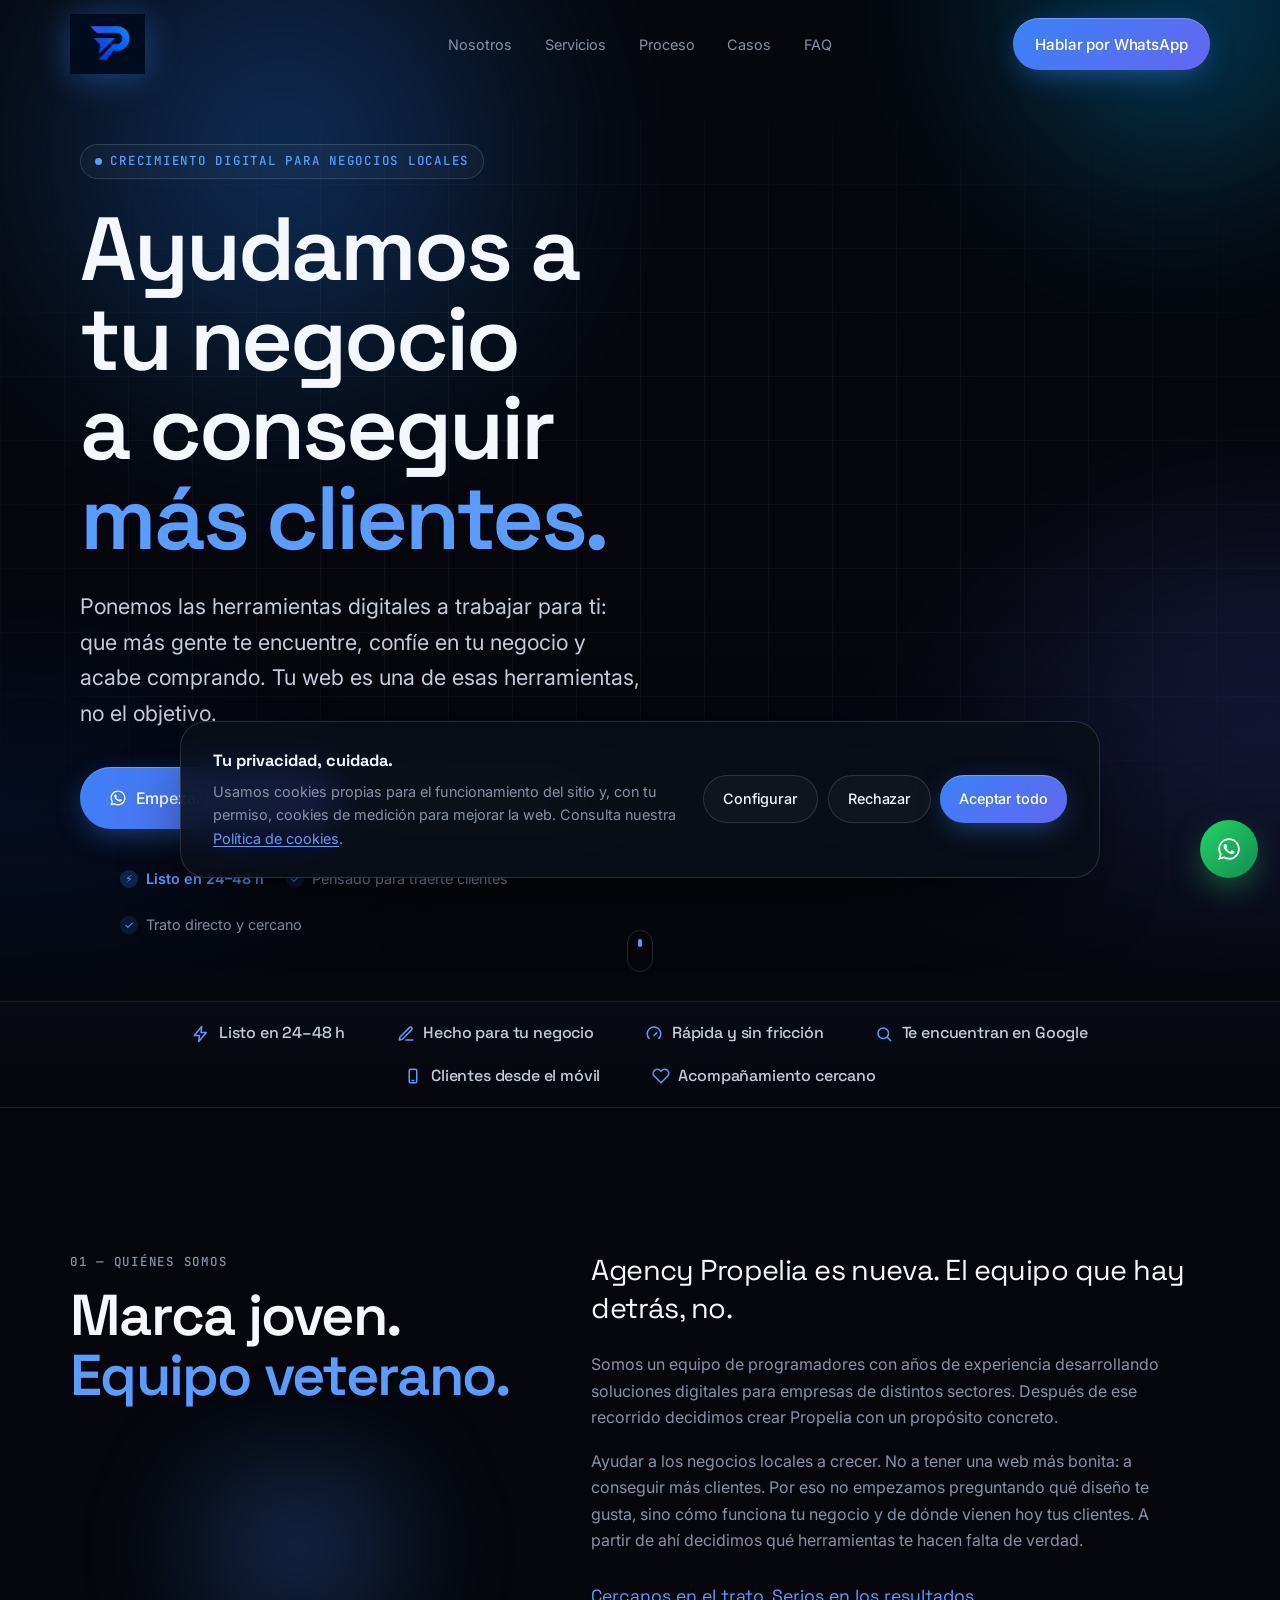
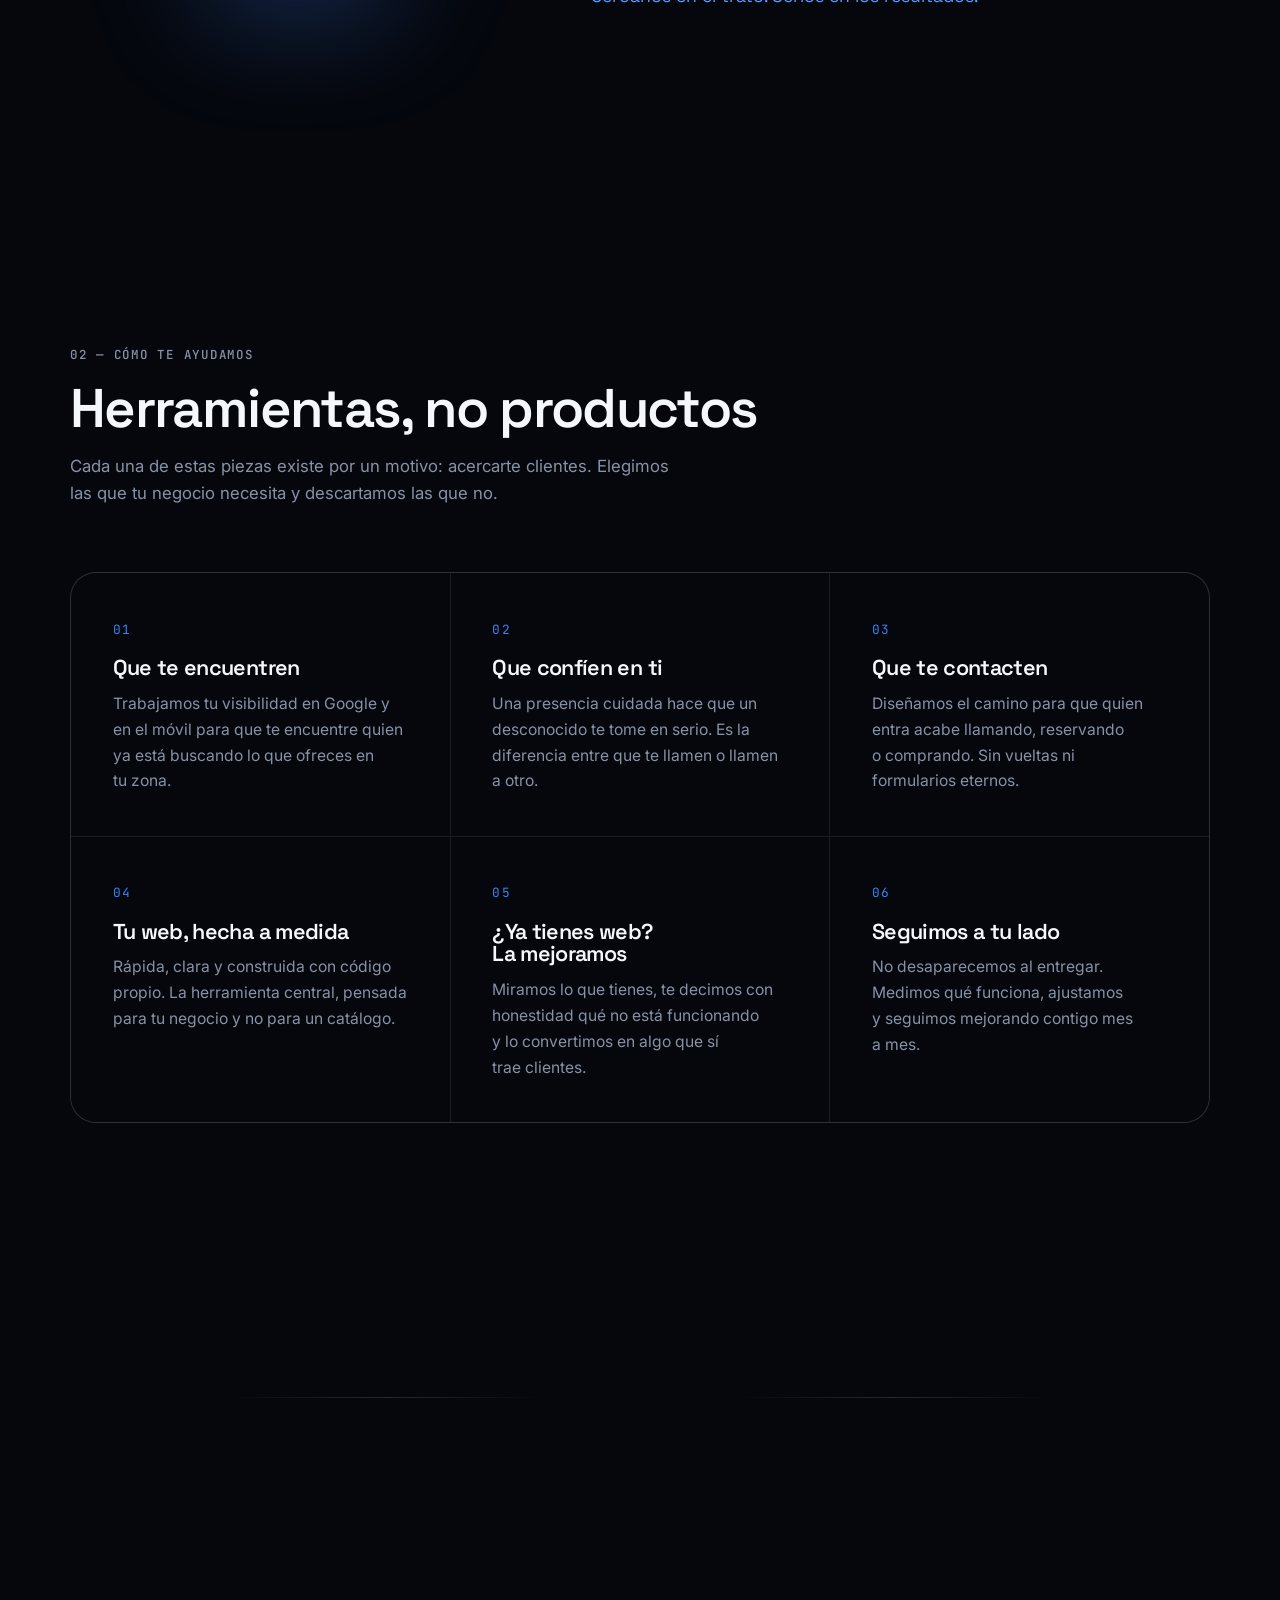
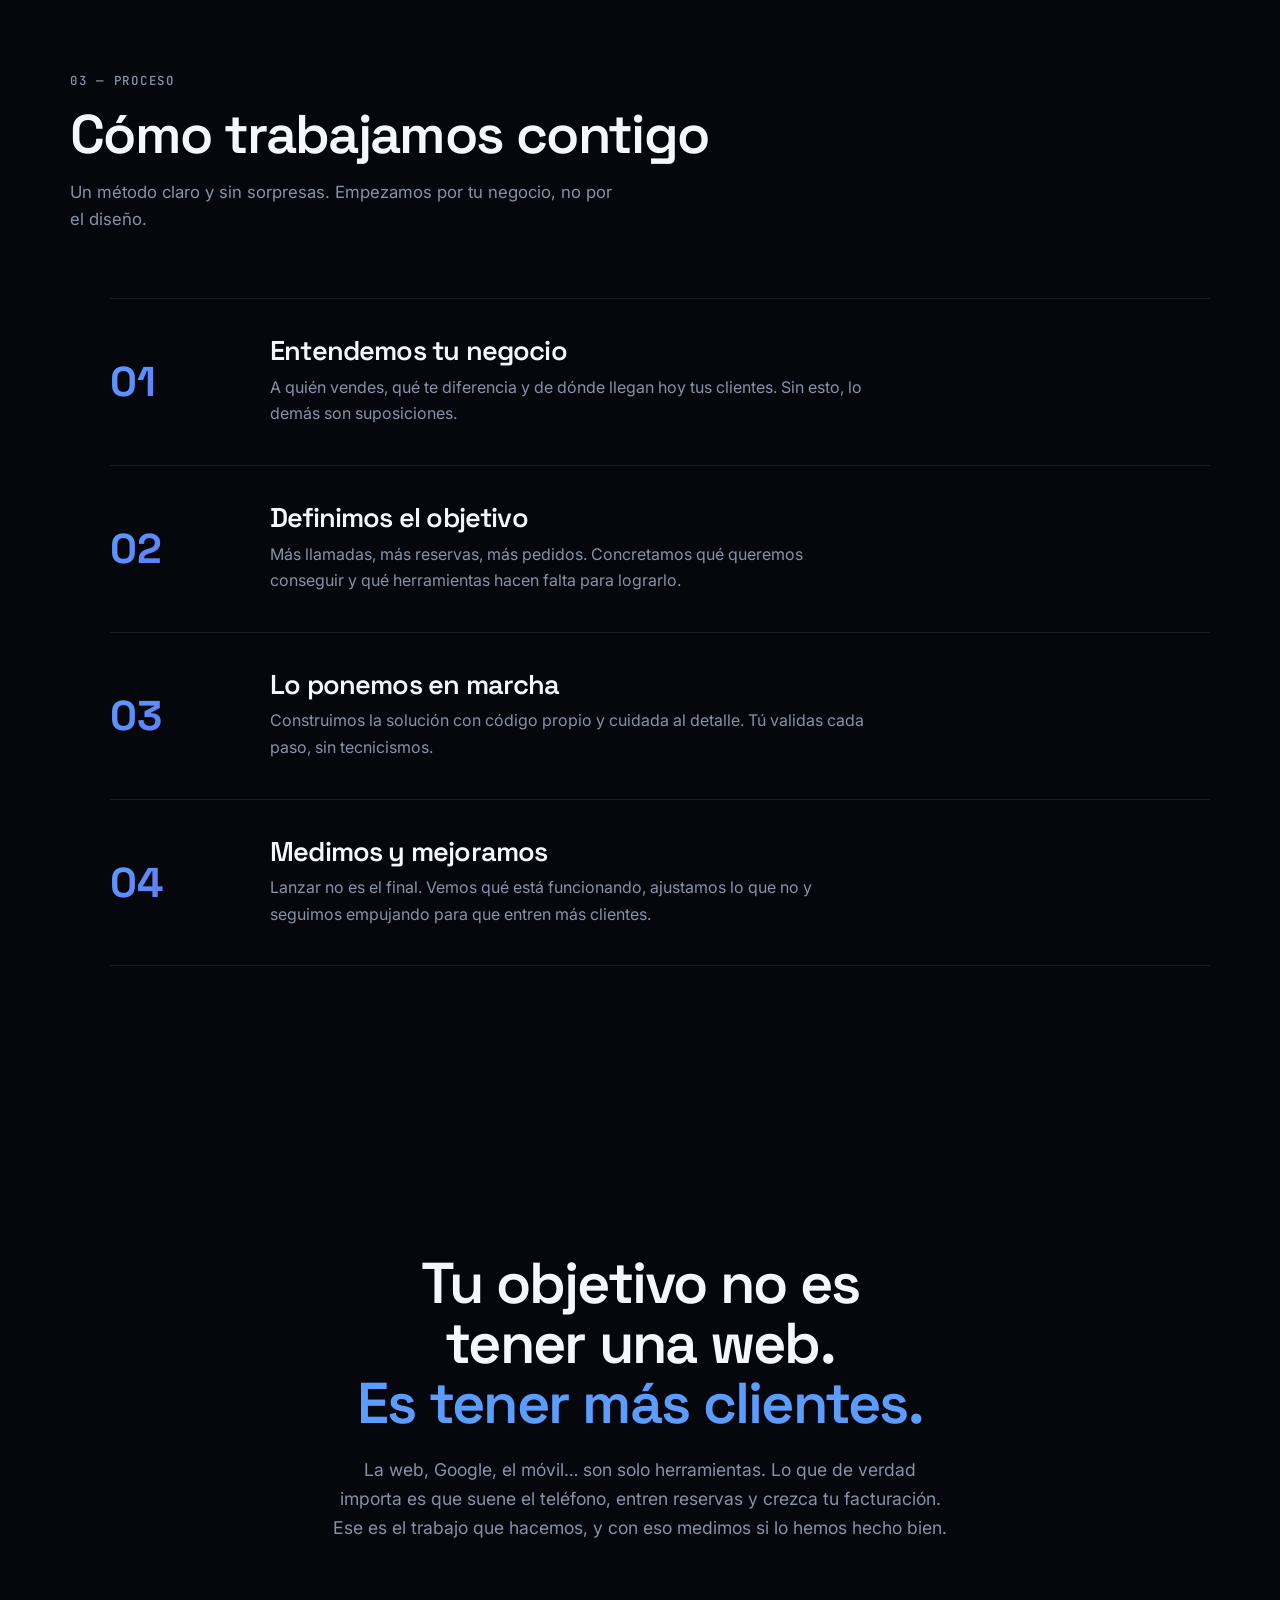
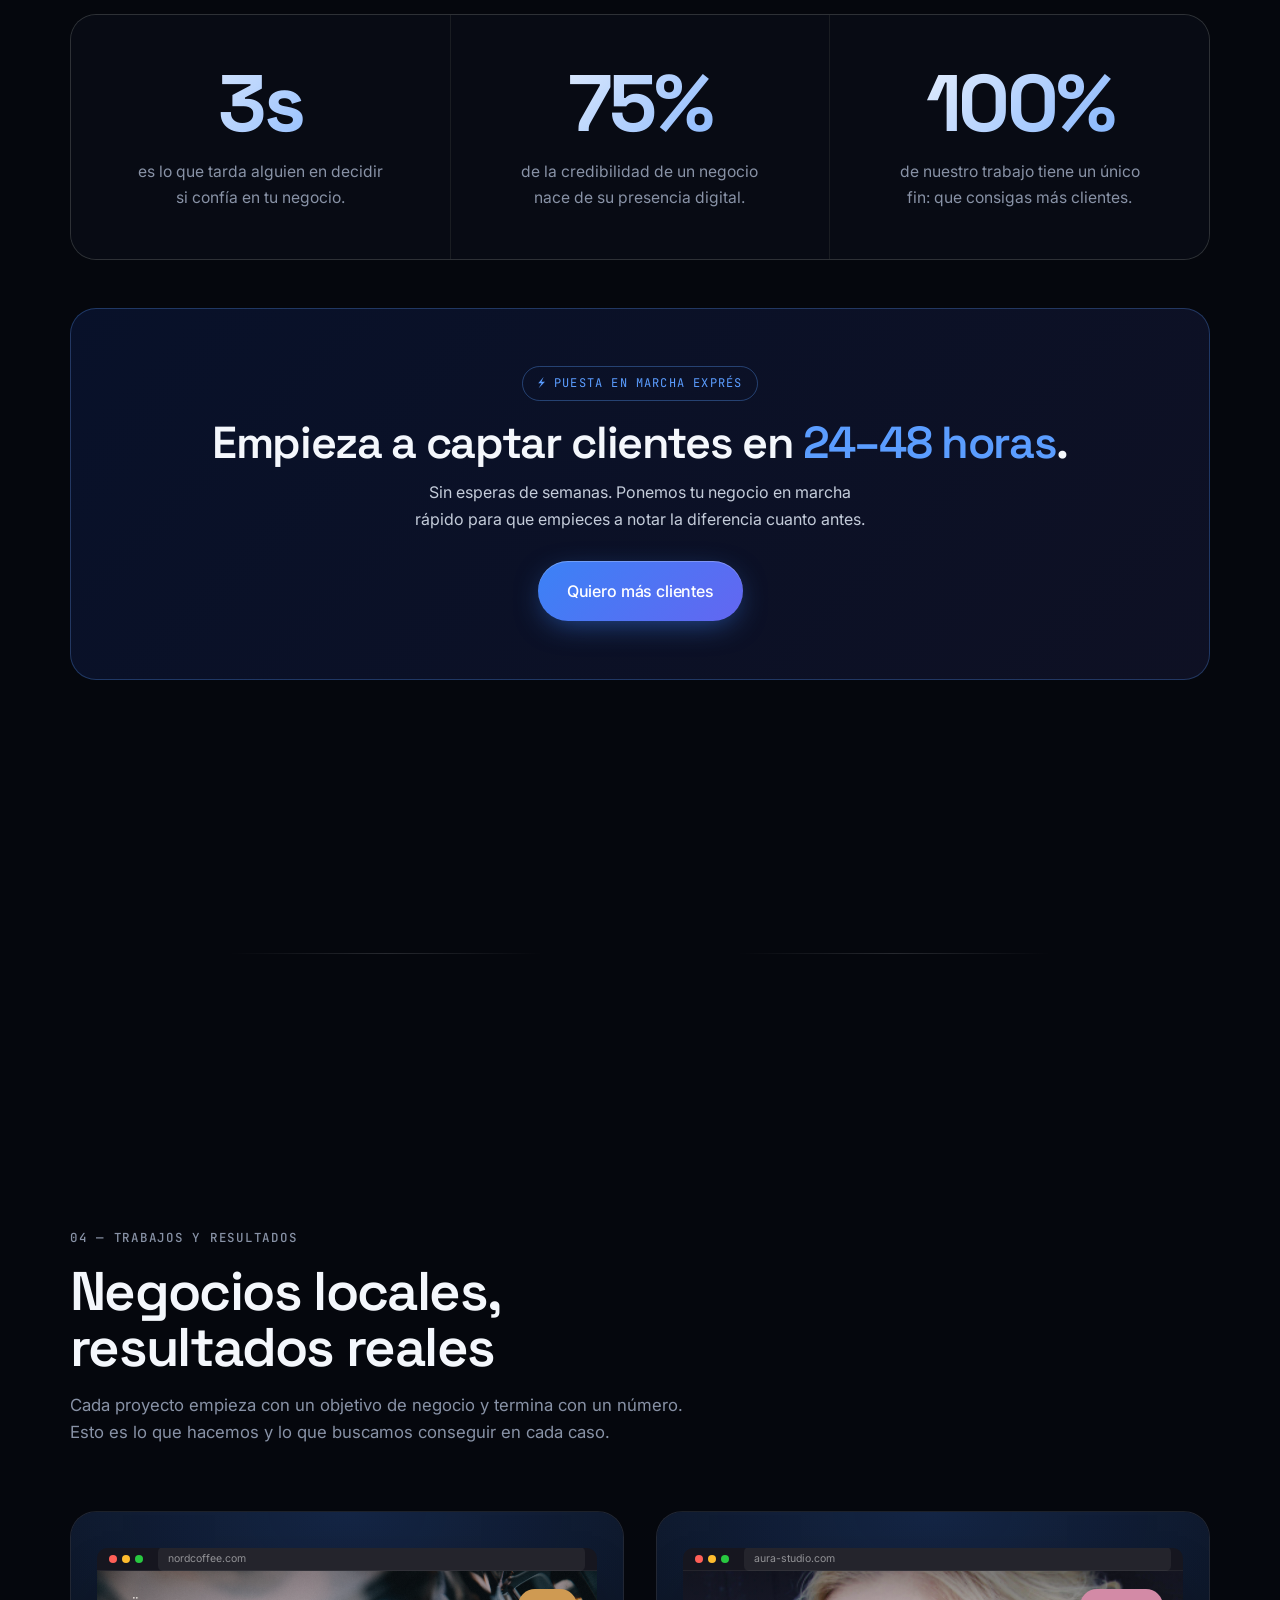
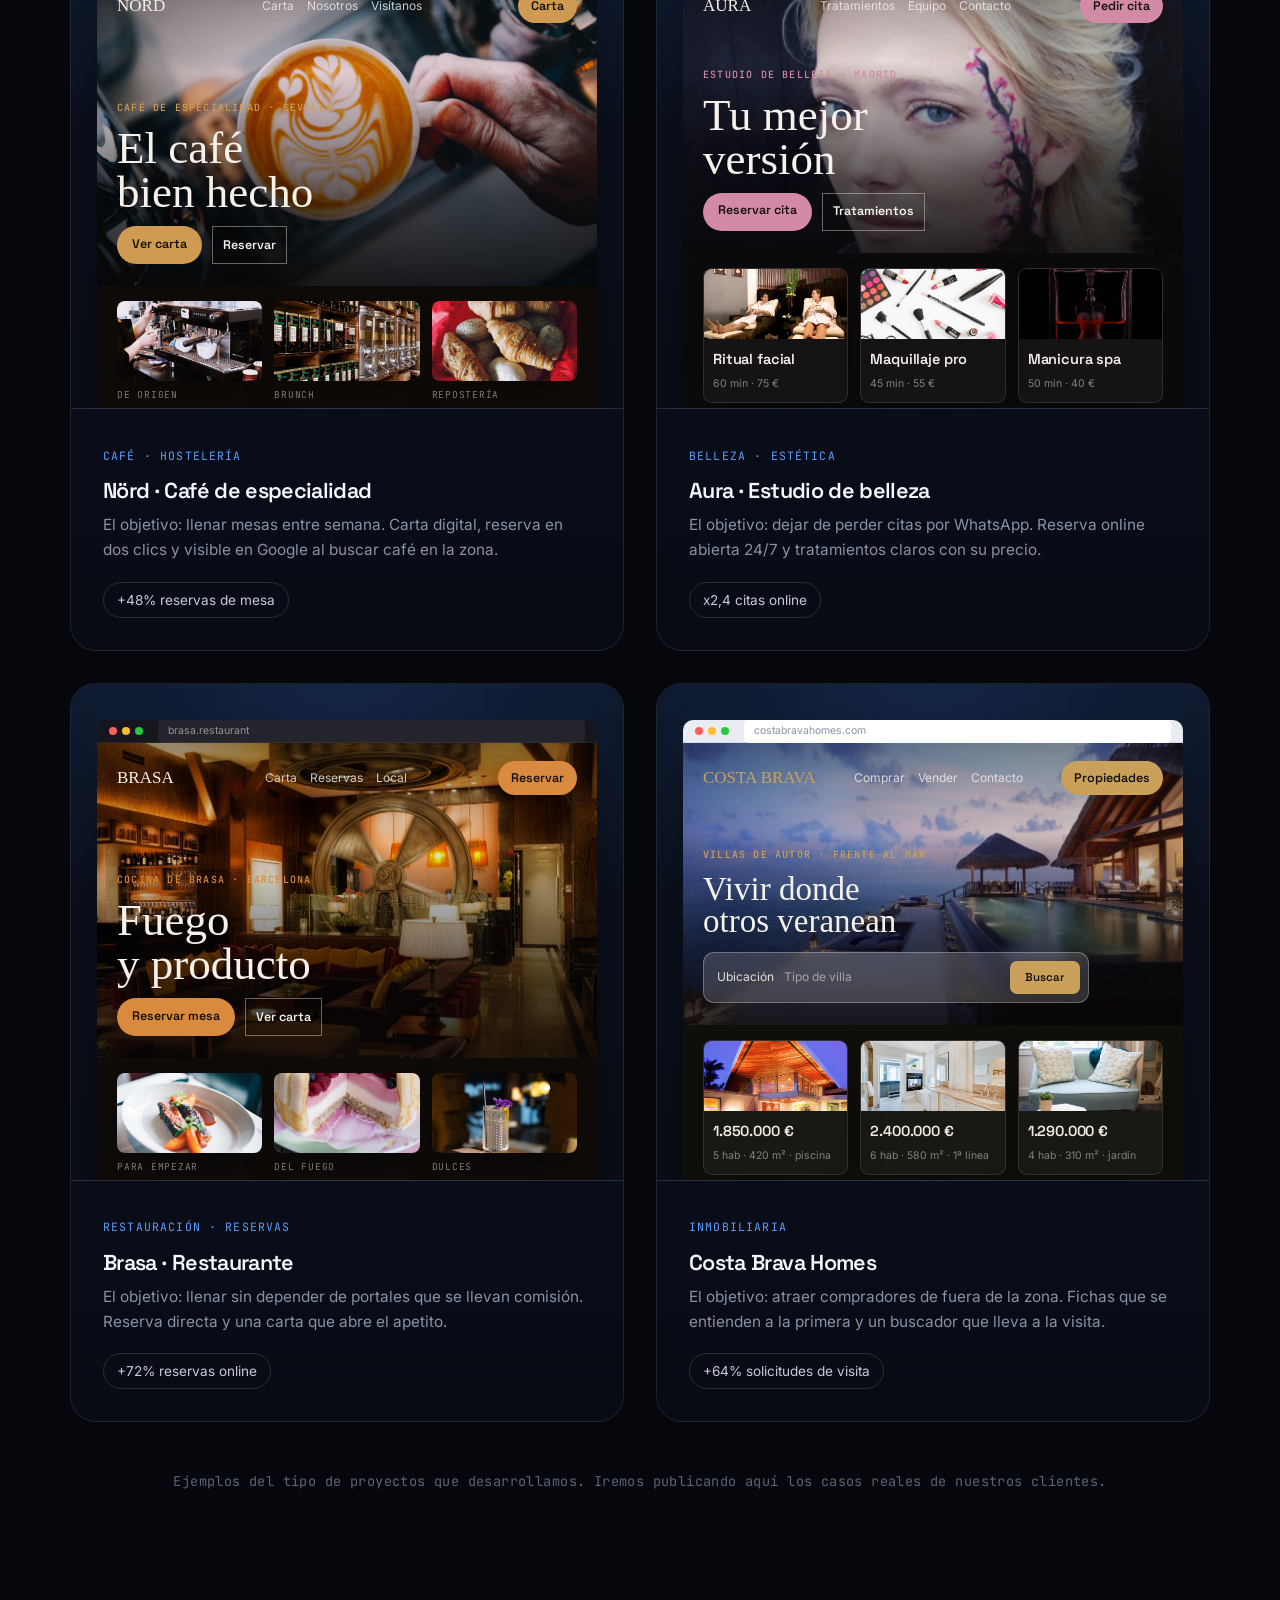
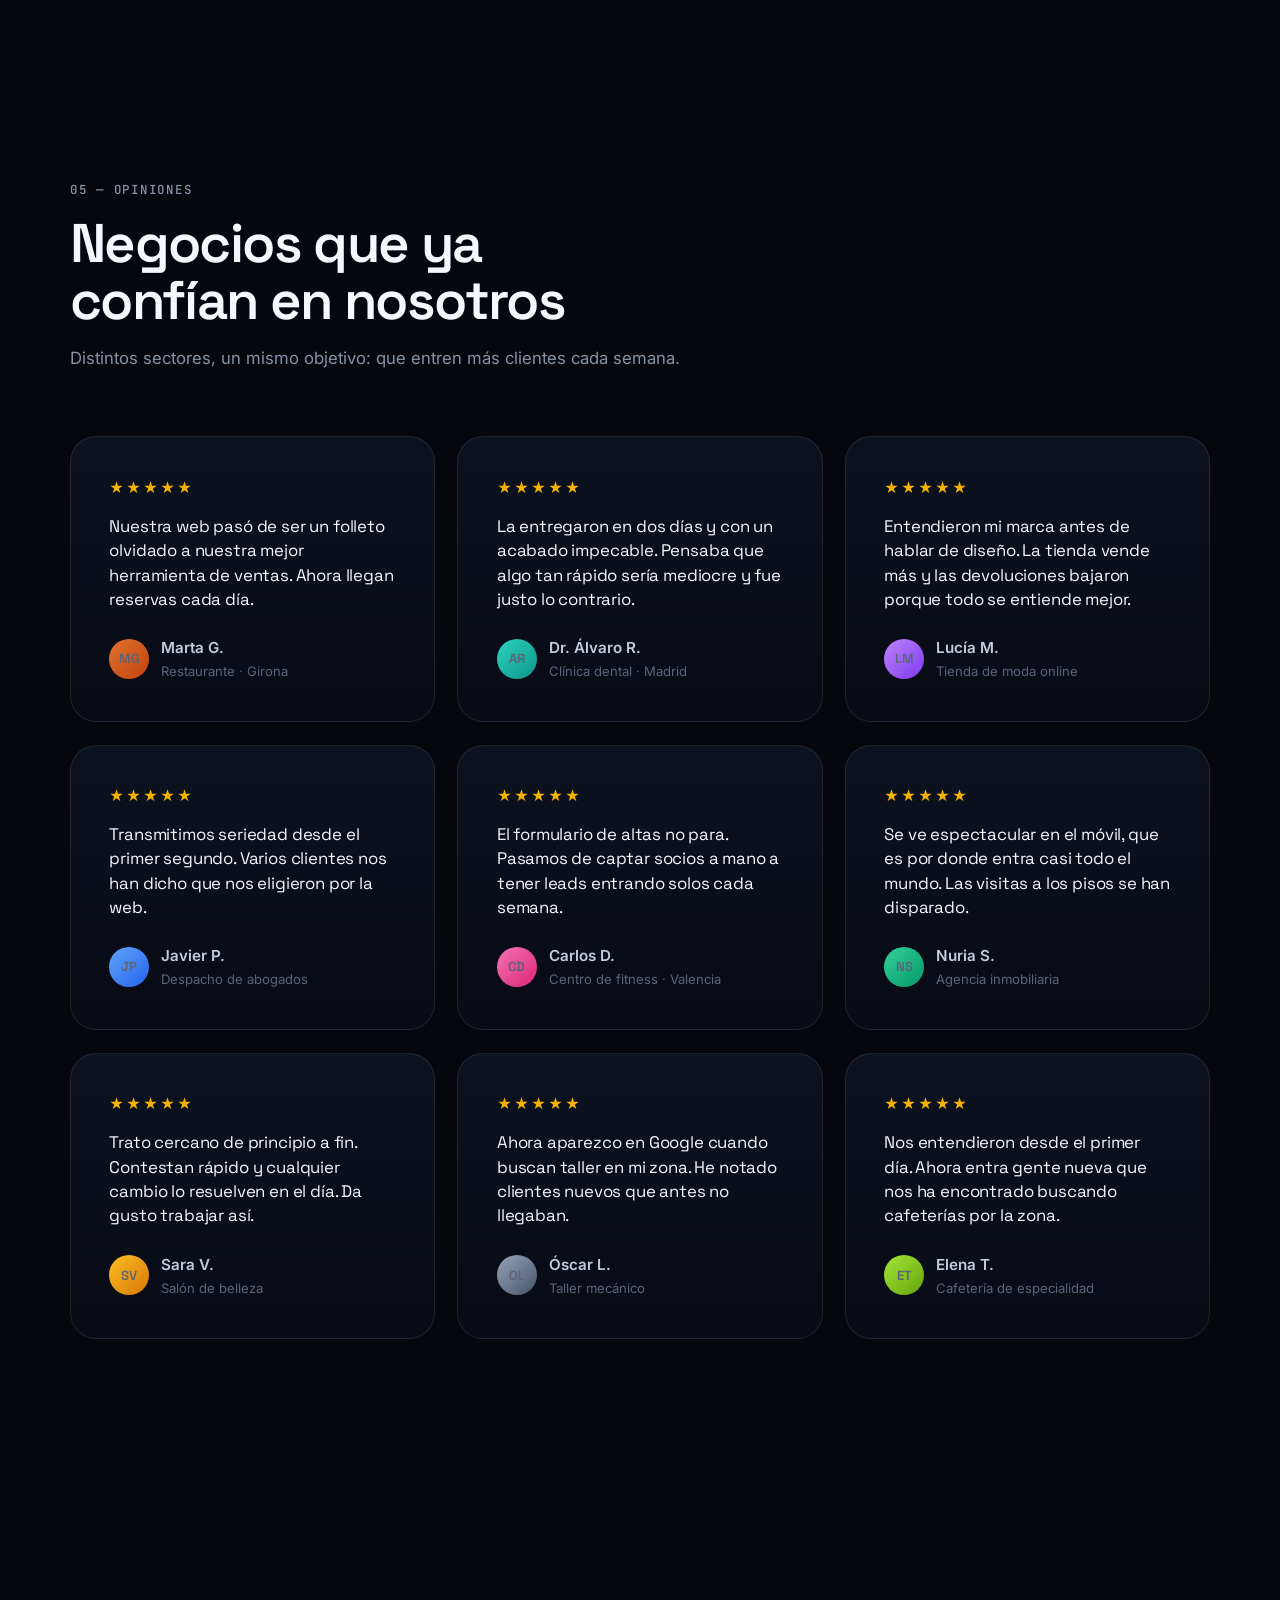
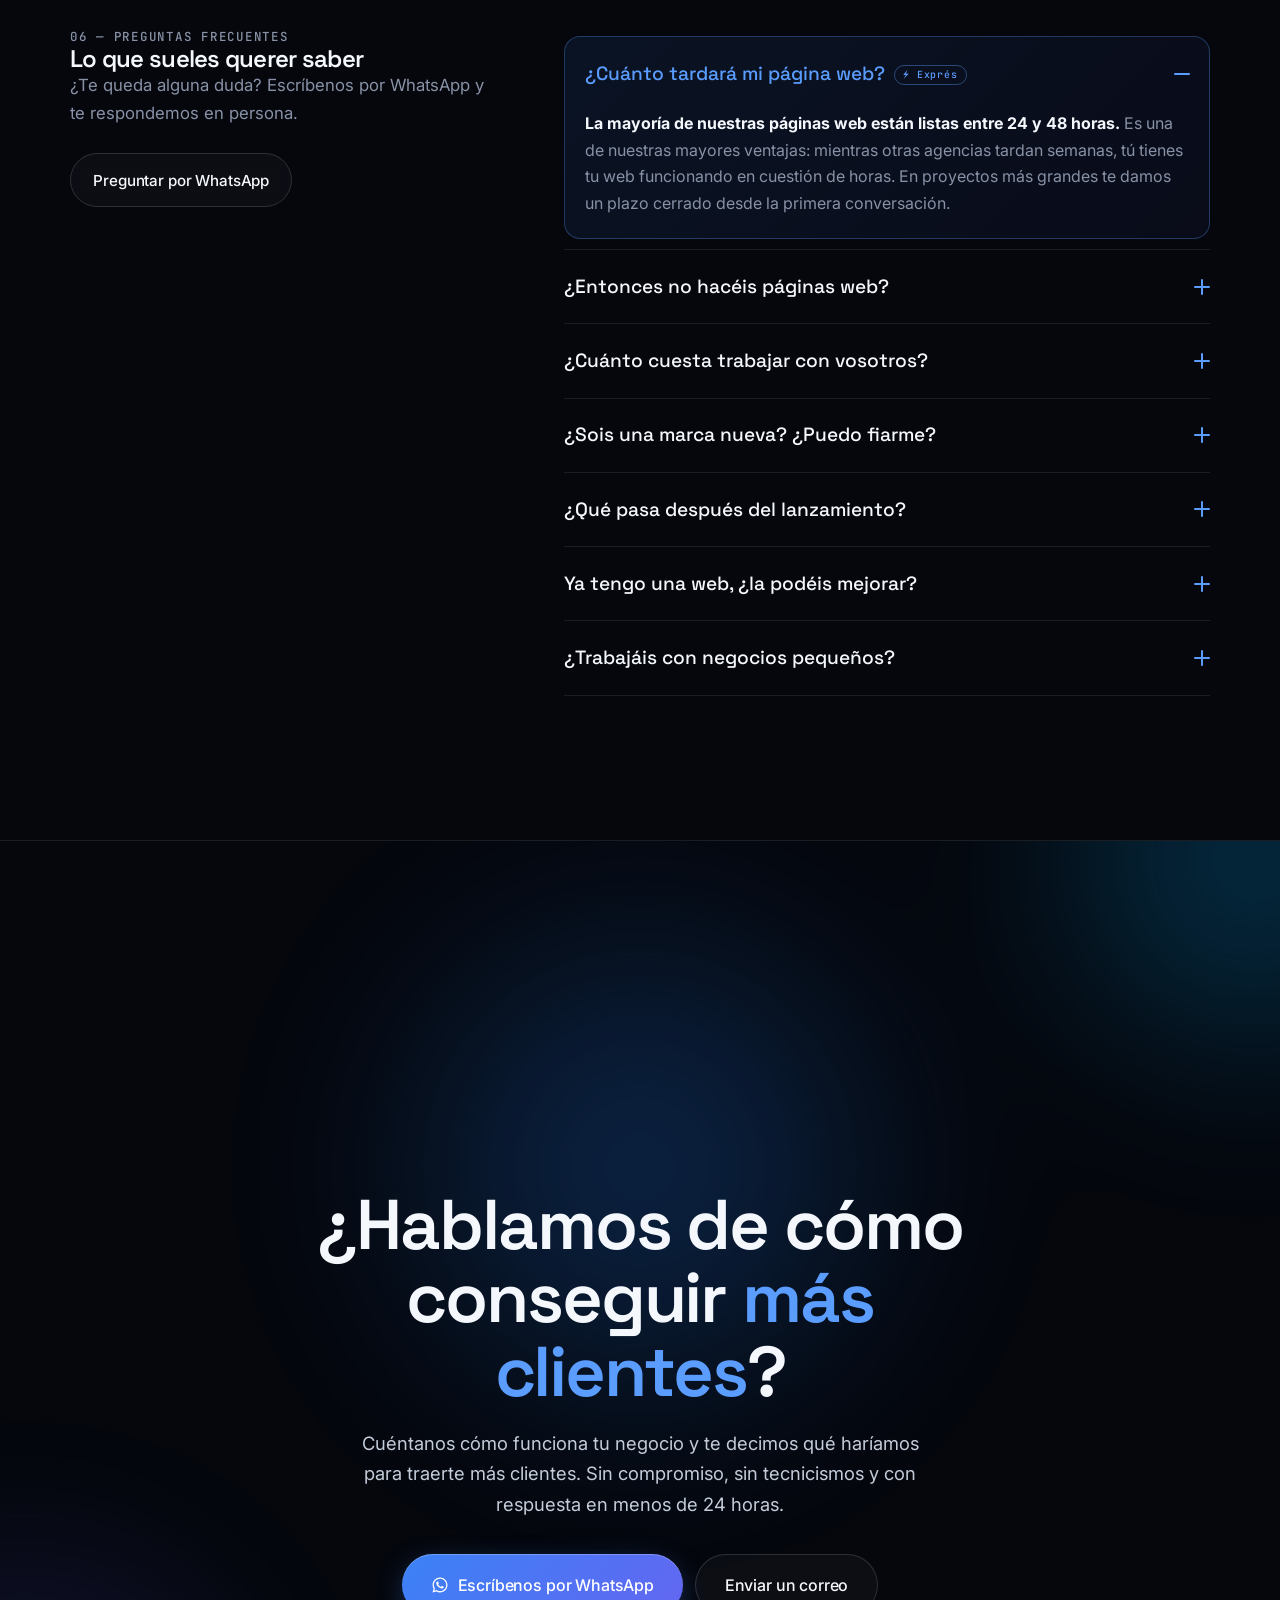
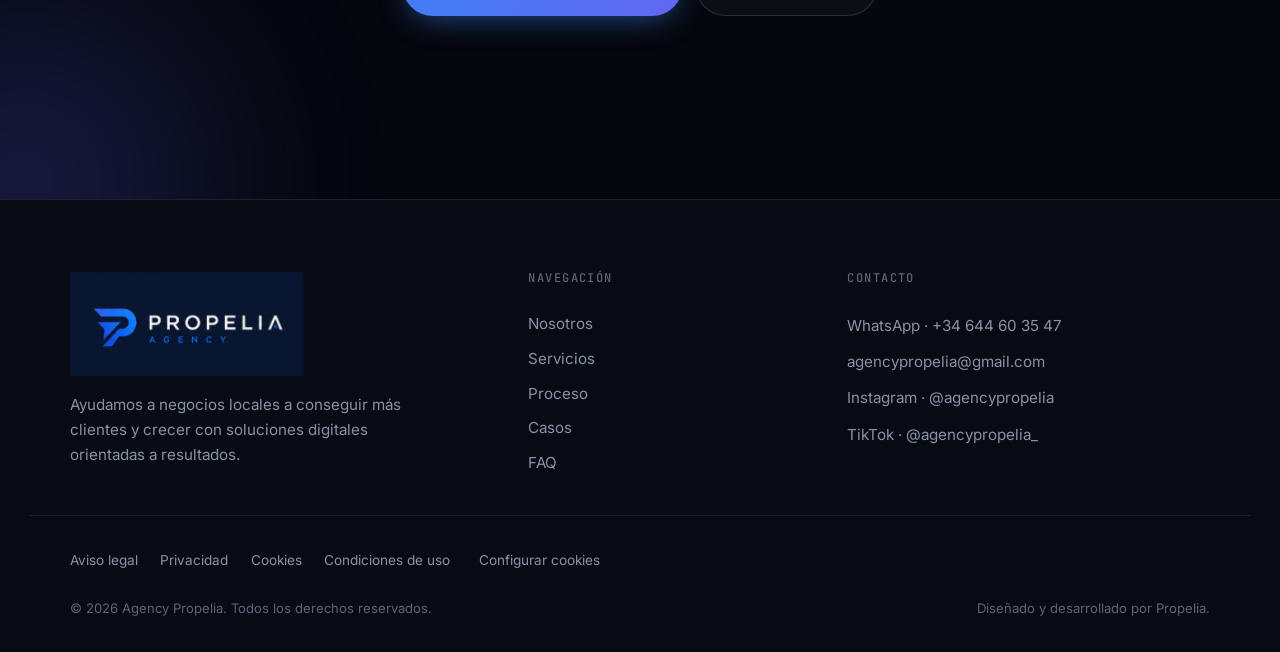
<file: index.html>
<!DOCTYPE html>
<html lang="es">
<head>
  <meta charset="UTF-8" />
  <meta name="viewport" content="width=device-width, initial-scale=1.0" />
  <meta name="theme-color" content="#05070d" />

  <!-- Google Analytics 4 (gtag.js) — con Consent Mode: solo mide tras aceptar cookies -->
  <script async src="https://www.googletagmanager.com/gtag/js?id=G-VR11TXWBEW"></script>
  <script>
    window.dataLayer = window.dataLayer || [];
    function gtag(){dataLayer.push(arguments);}
    gtag('js', new Date());
    (function () {
      var a = 'denied', m = 'denied';
      try {
        var c = JSON.parse(localStorage.getItem('propelia_consent') || 'null');
        if (c) { a = c.analytics ? 'granted' : 'denied'; m = c.marketing ? 'granted' : 'denied'; }
      } catch (e) {}
      gtag('consent', 'default', {
        'analytics_storage': a,
        'ad_storage': m,
        'ad_user_data': m,
        'ad_personalization': m
      });
    })();
    gtag('config', 'G-VR11TXWBEW');
  </script>

  <title>Agency Propelia — Ayudamos a negocios locales a conseguir más clientes</title>
  <meta name="description" content="Ayudamos a negocios locales a conseguir más clientes, vender más y crecer. Usamos herramientas digitales —web, Google, presencia online— con un único objetivo: resultados. Consultoría gratuita por WhatsApp." />
  <meta name="keywords" content="conseguir más clientes, negocios locales, crecimiento digital, presencia online, captación de clientes, diseño web, SEO local" />
  <meta name="author" content="Agency Propelia" />
  <link rel="canonical" href="https://agencypropelia.com/" />

  <!-- Open Graph -->
  <meta property="og:type" content="website" />
  <meta property="og:locale" content="es_ES" />
  <meta property="og:site_name" content="Agency Propelia" />
  <meta property="og:title" content="Agency Propelia — Ayudamos a negocios locales a conseguir más clientes" />
  <meta property="og:description" content="Tu objetivo no es tener una web: es tener más clientes. Ponemos las herramientas digitales a trabajar para que tu negocio crezca." />
  <meta property="og:image" content="assets/img/og-cover.png" />
  <meta property="og:url" content="https://agencypropelia.com/" />

  <!-- Twitter -->
  <meta name="twitter:card" content="summary_large_image" />
  <meta name="twitter:title" content="Agency Propelia — Ayudamos a negocios locales a conseguir más clientes" />
  <meta name="twitter:description" content="Tu objetivo no es tener una web: es tener más clientes. Ponemos las herramientas digitales a trabajar para que tu negocio crezca." />
  <meta name="twitter:image" content="assets/img/og-cover.png" />

  <link rel="icon" type="image/png" href="assets/img/favicon.png" />
  <link rel="apple-touch-icon" href="assets/img/favicon.png" />
  <link rel="preload" as="image" href="assets/img/icono-propelia.png" />

  <!-- Fonts -->
  <link rel="preconnect" href="https://fonts.googleapis.com" />
  <link rel="preconnect" href="https://fonts.gstatic.com" crossorigin />
  <link rel="stylesheet" href="https://fonts.googleapis.com/css2?family=Space+Grotesk:wght@400;500;600;700&family=Inter:wght@300;400;500;600&family=JetBrains+Mono:wght@400;500&display=swap" />

  <link rel="stylesheet" href="styles.css?v=20260714a" />

  <!-- SEO structured data -->
  <script type="application/ld+json">
  {
    "@context": "https://schema.org",
    "@type": "ProfessionalService",
    "name": "Agency Propelia",
    "description": "Ayudamos a negocios locales a conseguir más clientes y crecer mediante soluciones digitales orientadas a resultados.",
    "url": "https://agencypropelia.com/",
    "email": "agencypropelia@gmail.com",
    "telephone": "+34644603547",
    "areaServed": "ES",
    "priceRange": "€€",
    "sameAs": [
      "https://instagram.com/agencypropelia",
      "https://www.tiktok.com/@agencypropelia_"
    ],
    "serviceType": ["Captación de clientes para negocios locales", "Presencia digital", "Desarrollo web", "Rediseño web", "SEO local", "Acompañamiento y mejora continua"]
  }
  </script>
</head>
<body>
  <a class="skip-link" href="#main">Saltar al contenido</a>

  <!-- ============ SPLASH ============ -->
  <div class="splash" data-splash aria-hidden="true">
    <div class="splash-mark">
      <svg viewBox="0 0 48 48" width="52" height="52" aria-hidden="true">
        <use href="#propelia-mark"></use>
      </svg>
    </div>
  </div>

  <!-- Reusable SVG symbol for the brand mark -->
  <svg width="0" height="0" style="position:absolute" aria-hidden="true">
    <defs>
      <linearGradient id="mark-grad" x1="0" y1="0" x2="1" y2="1">
        <stop offset="0" stop-color="#60a5fa" />
        <stop offset="0.55" stop-color="#3b82f6" />
        <stop offset="1" stop-color="#6366f1" />
      </linearGradient>
      <symbol id="propelia-mark" viewBox="0 0 48 48">
        <path d="M24 3 L41 40 L24 31 L7 40 Z" fill="url(#mark-grad)" />
        <path d="M24 3 L24 31 L7 40 Z" fill="url(#mark-grad)" opacity="0.55" />
      </symbol>
    </defs>
  </svg>

  <!-- ============ NAV ============ -->
  <header class="nav" data-nav>
    <div class="nav-inner">
      <a class="nav-brand" href="#top" aria-label="Agency Propelia, inicio">
        <img class="nav-logo-img" src="assets/img/icono-propelia.png" alt="Agency Propelia" width="62" height="50" fetchpriority="high" />
      </a>

      <nav class="nav-links" aria-label="Navegación principal">
        <a href="#nosotros">Nosotros</a>
        <a href="#servicios">Servicios</a>
        <a href="#proceso">Proceso</a>
        <a href="#casos">Casos</a>
        <a href="#faq">FAQ</a>
      </nav>

      <a class="btn btn-primary nav-cta" href="https://wa.me/34644603547" target="_blank" rel="noopener" data-magnetic>
        Hablar por WhatsApp
      </a>

      <button class="nav-toggle" data-nav-toggle aria-label="Abrir menú" aria-expanded="false">
        <span></span><span></span>
      </button>
    </div>
  </header>

  <!-- Mobile menu -->
  <div class="mobile-menu" data-mobile-menu aria-hidden="true">
    <nav aria-label="Navegación móvil">
      <a href="#nosotros">Nosotros</a>
      <a href="#servicios">Servicios</a>
      <a href="#proceso">Proceso</a>
      <a href="#casos">Casos</a>
      <a href="#faq">FAQ</a>
    </nav>
    <a class="btn btn-primary" href="https://wa.me/34644603547" target="_blank" rel="noopener">Hablar por WhatsApp</a>
  </div>

  <main id="main">
    <span id="top"></span>

    <!-- ============ HERO ============ -->
    <section class="hero" id="hero">
      <div class="hero-gradient" data-mouse-gradient aria-hidden="true"></div>
      <div class="hero-grid-overlay" aria-hidden="true"></div>

      <div class="hero-inner container">
       <div class="hero-copy">
        <p class="kicker reveal" data-reveal>
          <span class="kicker-dot"></span> Crecimiento digital para negocios locales
        </p>

        <h1 class="hero-title reveal" data-reveal>
          Ayudamos a tu negocio<br />
          a conseguir<br />
          <em>más clientes.</em>
        </h1>

        <p class="hero-sub reveal" data-reveal>
          Ponemos las herramientas digitales a trabajar para ti: que más gente te encuentre,
          confíe en tu negocio y acabe comprando. Tu web es una de esas herramientas, no el objetivo.
        </p>

        <div class="hero-actions reveal" data-reveal>
          <a class="btn btn-primary btn-lg" href="https://wa.me/34644603547" target="_blank" rel="noopener" data-magnetic>
            <span class="btn-ico" aria-hidden="true">
              <svg viewBox="0 0 24 24" width="18" height="18" fill="currentColor"><path d="M12.04 2C6.58 2 2.13 6.45 2.13 11.91c0 1.75.46 3.45 1.32 4.95L2 22l5.25-1.38a9.9 9.9 0 0 0 4.79 1.22h.01c5.46 0 9.91-4.45 9.91-9.91C21.96 6.45 17.5 2 12.04 2zm0 18.15h-.01a8.2 8.2 0 0 1-4.19-1.15l-.3-.18-3.12.82.83-3.04-.2-.31a8.2 8.2 0 0 1-1.26-4.38c0-4.54 3.7-8.23 8.25-8.23 2.2 0 4.28.86 5.83 2.42a8.2 8.2 0 0 1 2.42 5.82c0 4.54-3.7 8.23-8.25 8.23zm4.52-6.16c-.25-.12-1.47-.72-1.69-.81-.23-.08-.39-.12-.56.12-.16.25-.64.81-.79.97-.14.17-.29.19-.54.06-.25-.12-1.05-.39-1.99-1.23-.74-.66-1.23-1.47-1.38-1.72-.14-.25-.02-.38.11-.51.11-.11.25-.29.37-.43.12-.14.16-.25.25-.41.08-.17.04-.31-.02-.43-.06-.12-.56-1.34-.76-1.84-.2-.48-.4-.42-.56-.42-.14 0-.31-.02-.47-.02-.16 0-.43.06-.66.31-.23.25-.87.85-.87 2.07 0 1.22.89 2.4 1.01 2.56.12.17 1.75 2.67 4.23 3.74.59.26 1.05.41 1.41.52.59.19 1.13.16 1.56.1.48-.07 1.47-.6 1.68-1.18.21-.58.21-1.07.14-1.18-.06-.11-.22-.17-.47-.29z"/></svg>
            </span>
            Empezar por WhatsApp
          </a>
          <a class="btn btn-ghost btn-lg" href="#contacto" data-magnetic>Hablemos de tu negocio</a>
        </div>

        <ul class="hero-trust reveal" data-reveal>
          <li class="trust-hot"><span class="tick" aria-hidden="true">⚡</span> Listo en 24–48 h</li>
          <li><span class="tick" aria-hidden="true">✓</span> Pensado para traerte clientes</li>
          <li><span class="tick" aria-hidden="true">✓</span> Trato directo y cercano</li>
        </ul>
       </div>

       <div class="hero-visual reveal" data-reveal aria-hidden="true">
         <video class="hero-video brand-video" src="assets/video/logo-anim-1.mp4"
                autoplay muted loop playsinline preload="auto"></video>
       </div>
      </div>

      <a class="hero-scroll" href="#nosotros" aria-label="Bajar">
        <span></span>
      </a>
    </section>

    <!-- ============ BENEFITS BAR ============ -->
    <div class="benefits-bar">
      <ul class="benefits-row container">
        <li>
          <span class="bb-ico" aria-hidden="true"><svg viewBox="0 0 24 24" fill="none" stroke="currentColor" stroke-width="2" stroke-linecap="round" stroke-linejoin="round"><path d="M13 2 3 14h7l-1 8 10-12h-7z"/></svg></span>
          Listo en 24–48 h
        </li>
        <li>
          <span class="bb-ico" aria-hidden="true"><svg viewBox="0 0 24 24" fill="none" stroke="currentColor" stroke-width="2" stroke-linecap="round" stroke-linejoin="round"><path d="M12 20h9"/><path d="M16.5 3.5a2.12 2.12 0 0 1 3 3L7 19l-4 1 1-4z"/></svg></span>
          Hecho para tu negocio
        </li>
        <li>
          <span class="bb-ico" aria-hidden="true"><svg viewBox="0 0 24 24" fill="none" stroke="currentColor" stroke-width="2" stroke-linecap="round" stroke-linejoin="round"><path d="M5.5 18a9 9 0 1 1 13 0"/><path d="M12 14l3.5-3.5"/></svg></span>
          Rápida y sin fricción
        </li>
        <li>
          <span class="bb-ico" aria-hidden="true"><svg viewBox="0 0 24 24" fill="none" stroke="currentColor" stroke-width="2" stroke-linecap="round" stroke-linejoin="round"><circle cx="11" cy="11" r="7"/><path d="M21 21l-4.3-4.3"/></svg></span>
          Te encuentran en Google
        </li>
        <li>
          <span class="bb-ico" aria-hidden="true"><svg viewBox="0 0 24 24" fill="none" stroke="currentColor" stroke-width="2" stroke-linecap="round" stroke-linejoin="round"><rect x="7" y="3" width="10" height="18" rx="2"/><path d="M11 18h2"/></svg></span>
          Clientes desde el móvil
        </li>
        <li>
          <span class="bb-ico" aria-hidden="true"><svg viewBox="0 0 24 24" fill="none" stroke="currentColor" stroke-width="2" stroke-linecap="round" stroke-linejoin="round"><path d="M20.8 4.6a5.5 5.5 0 0 0-7.8 0L12 5.6l-1.1-1a5.5 5.5 0 0 0-7.8 7.8l1.1 1L12 21l7.8-7.6 1-1a5.5 5.5 0 0 0 0-7.8z"/></svg></span>
          Acompañamiento cercano
        </li>
      </ul>
    </div>

    <!-- ============ NOSOTROS ============ -->
    <section class="section nosotros" id="nosotros">
      <div class="container grid-2">
        <div class="nosotros-head">
          <p class="eyebrow reveal" data-reveal>01 — Quiénes somos</p>
          <h2 class="reveal" data-reveal>
            Marca joven.<br /><em>Equipo veterano.</em>
          </h2>
          <div class="nosotros-visual reveal" data-reveal aria-hidden="true">
            <video class="brand-video" src="assets/video/logo-anim-2.mp4"
                   autoplay muted loop playsinline preload="auto"></video>
          </div>
        </div>
        <div class="nosotros-body">
          <p class="lead reveal" data-reveal>
            Agency Propelia es nueva. El equipo que hay detrás, no.
          </p>
          <p class="reveal" data-reveal>
            Somos un equipo de programadores con años de experiencia desarrollando
            soluciones digitales para empresas de distintos sectores. Después de ese
            recorrido decidimos crear Propelia con un propósito concreto.
          </p>
          <p class="reveal" data-reveal>
            Ayudar a los negocios locales a crecer. No a tener una web más bonita:
            a conseguir más clientes. Por eso no empezamos preguntando qué diseño te
            gusta, sino cómo funciona tu negocio y de dónde vienen hoy tus clientes.
            A partir de ahí decidimos qué herramientas te hacen falta de verdad.
          </p>
          <p class="signature reveal" data-reveal>
            Cercanos en el trato. Serios en los resultados.
          </p>
        </div>
      </div>
    </section>

    <!-- ============ SERVICIOS ============ -->
    <section class="section servicios" id="servicios">
      <div class="container">
        <header class="section-head">
          <p class="eyebrow reveal" data-reveal>02 — Cómo te ayudamos</p>
          <h2 class="reveal" data-reveal>Herramientas, no productos</h2>
          <p class="section-sub reveal" data-reveal>
            Cada una de estas piezas existe por un motivo: acercarte clientes. Elegimos las que
            tu negocio necesita y descartamos las que no.
          </p>
        </header>

        <div class="services-grid" data-services>
          <!-- JS enriquece; contenido hardcodeado para funcionar sin JS -->
          <article class="service-card reveal" data-reveal>
            <span class="service-num">01</span>
            <h3>Que te encuentren</h3>
            <p>Trabajamos tu visibilidad en Google y en el móvil para que te encuentre quien ya está buscando lo que ofreces en tu zona.</p>
          </article>
          <article class="service-card reveal" data-reveal>
            <span class="service-num">02</span>
            <h3>Que confíen en ti</h3>
            <p>Una presencia cuidada hace que un desconocido te tome en serio. Es la diferencia entre que te llamen o llamen a otro.</p>
          </article>
          <article class="service-card reveal" data-reveal>
            <span class="service-num">03</span>
            <h3>Que te contacten</h3>
            <p>Diseñamos el camino para que quien entra acabe llamando, reservando o comprando. Sin vueltas ni formularios eternos.</p>
          </article>
          <article class="service-card reveal" data-reveal>
            <span class="service-num">04</span>
            <h3>Tu web, hecha a medida</h3>
            <p>Rápida, clara y construida con código propio. La herramienta central, pensada para tu negocio y no para un catálogo.</p>
          </article>
          <article class="service-card reveal" data-reveal>
            <span class="service-num">05</span>
            <h3>¿Ya tienes web? La mejoramos</h3>
            <p>Miramos lo que tienes, te decimos con honestidad qué no está funcionando y lo convertimos en algo que sí trae clientes.</p>
          </article>
          <article class="service-card reveal" data-reveal>
            <span class="service-num">06</span>
            <h3>Seguimos a tu lado</h3>
            <p>No desaparecemos al entregar. Medimos qué funciona, ajustamos y seguimos mejorando contigo mes a mes.</p>
          </article>
        </div>
      </div>
    </section>

    <!-- brand divider -->
    <div class="brand-divider" aria-hidden="true">
      <span class="divider-line"></span>
      <video class="brand-video divider-video" src="assets/video/logo-anim-1.mp4" autoplay muted loop playsinline preload="auto"></video>
      <span class="divider-line"></span>
    </div>

    <!-- ============ PROCESO ============ -->
    <section class="section proceso" id="proceso">
      <div class="container">
        <header class="section-head">
          <p class="eyebrow reveal" data-reveal>03 — Proceso</p>
          <h2 class="reveal" data-reveal>Cómo trabajamos contigo</h2>
          <p class="section-sub reveal" data-reveal>
            Un método claro y sin sorpresas. Empezamos por tu negocio, no por el diseño.
          </p>
        </header>

        <ol class="process-list">
          <li class="process-step reveal" data-reveal>
            <span class="process-num">01</span>
            <div>
              <h3>Entendemos tu negocio</h3>
              <p>A quién vendes, qué te diferencia y de dónde llegan hoy tus clientes. Sin esto, lo demás son suposiciones.</p>
            </div>
          </li>
          <li class="process-step reveal" data-reveal>
            <span class="process-num">02</span>
            <div>
              <h3>Definimos el objetivo</h3>
              <p>Más llamadas, más reservas, más pedidos. Concretamos qué queremos conseguir y qué herramientas hacen falta para lograrlo.</p>
            </div>
          </li>
          <li class="process-step reveal" data-reveal>
            <span class="process-num">03</span>
            <div>
              <h3>Lo ponemos en marcha</h3>
              <p>Construimos la solución con código propio y cuidada al detalle. Tú validas cada paso, sin tecnicismos.</p>
            </div>
          </li>
          <li class="process-step reveal" data-reveal>
            <span class="process-num">04</span>
            <div>
              <h3>Medimos y mejoramos</h3>
              <p>Lanzar no es el final. Vemos qué está funcionando, ajustamos lo que no y seguimos empujando para que entren más clientes.</p>
            </div>
          </li>
        </ol>
      </div>
    </section>

    <!-- ============ BENEFICIOS ============ -->
    <section class="section beneficios" id="beneficios">
      <div class="container">
        <div class="beneficios-band reveal" data-reveal>
          <h2>Tu objetivo no es tener una web.<br /><em>Es tener más clientes.</em></h2>
          <p>
            La web, Google, el móvil… son solo herramientas. Lo que de verdad importa es que
            suene el teléfono, entren reservas y crezca tu facturación. Ese es el trabajo
            que hacemos, y con eso medimos si lo hemos hecho bien.
          </p>
        </div>

        <div class="stats" data-stats>
          <div class="stat reveal" data-reveal>
            <span class="stat-value" data-count-to="3" data-suffix="s">3s</span>
            <p>es lo que tarda alguien en decidir si confía en tu negocio.</p>
          </div>
          <div class="stat reveal" data-reveal>
            <span class="stat-value" data-count-to="75" data-suffix="%">75%</span>
            <p>de la credibilidad de un negocio nace de su presencia digital.</p>
          </div>
          <div class="stat reveal" data-reveal>
            <span class="stat-value" data-count-to="100" data-suffix="%">100%</span>
            <p>de nuestro trabajo tiene un único fin: que consigas más clientes.</p>
          </div>
        </div>

        <div class="speed-banner reveal" data-reveal>
          <div class="speed-banner-glow" aria-hidden="true"></div>
          <span class="speed-badge">⚡ Puesta en marcha exprés</span>
          <h3>Empieza a captar clientes en <em>24–48 horas</em>.</h3>
          <p>Sin esperas de semanas. Ponemos tu negocio en marcha rápido para que empieces a notar la diferencia cuanto antes.</p>
          <a class="btn btn-primary btn-lg" href="https://wa.me/34644603547" target="_blank" rel="noopener" data-magnetic>Quiero más clientes</a>
        </div>
      </div>
    </section>

    <!-- brand divider -->
    <div class="brand-divider" aria-hidden="true">
      <span class="divider-line"></span>
      <video class="brand-video divider-video" src="assets/video/logo-anim-2.mp4" autoplay muted loop playsinline preload="auto"></video>
      <span class="divider-line"></span>
    </div>

    <!-- ============ CASOS ============ -->
    <section class="section casos" id="casos">
      <div class="container">
        <header class="section-head">
          <p class="eyebrow reveal" data-reveal>04 — Trabajos y resultados</p>
          <h2 class="reveal" data-reveal>Negocios locales, resultados reales</h2>
          <p class="section-sub reveal" data-reveal>
            Cada proyecto empieza con un objetivo de negocio y termina con un número. Esto es
            lo que hacemos y lo que buscamos conseguir en cada caso.
          </p>
        </header>

        <div class="casos-grid" data-projects>

          <!-- 1 · Café de especialidad (fotografía real) -->
          <article class="caso-card reveal" data-reveal>
            <div class="caso-cover">
              <div class="mock pv pv--cafe">
                <div class="mock-bar mock-bar-dark"><i></i><i></i><i></i><span class="mock-url">nordcoffee.com</span></div>
                <div class="mock-screen">
                  <div class="pv-imghero">
                    <span class="pv-imghero-bg pv-bg-cafe"></span>
                    <span class="pv-imghero-veil"></span>
                    <div class="pv-nav pv-on-img">
                      <span class="pv-logo pv-serif pv-tracked">NÖRD</span>
                      <span class="pv-menu"><span>Carta</span><span>Nosotros</span><span>Visítanos</span></span>
                      <span class="pv-cta pv-gold-btn">Carta</span>
                    </div>
                    <div class="pv-imghero-cap">
                      <span class="pv-ey pv-gold">Café de especialidad · Sevilla</span>
                      <span class="pv-h1 pv-serif pv-light pv-xl">El café<br>bien hecho</span>
                      <span class="pv-btns"><b class="pv-b1 pv-b-gold">Ver carta</b><b class="pv-b2 pv-b2-light">Reservar</b></span>
                    </div>
                  </div>
                  <div class="pv-gallery3">
                    <div class="pv-gitem"><span class="pv-gimg pv-gimg-c1"></span><span class="pv-gcap">De origen</span></div>
                    <div class="pv-gitem"><span class="pv-gimg pv-gimg-c2"></span><span class="pv-gcap">Brunch</span></div>
                    <div class="pv-gitem"><span class="pv-gimg pv-gimg-c3"></span><span class="pv-gcap">Repostería</span></div>
                  </div>
                </div>
              </div>
            </div>
            <div class="caso-body">
              <span class="caso-tag">Café · Hostelería</span>
              <h3>Nörd · Café de especialidad</h3>
              <p>El objetivo: llenar mesas entre semana. Carta digital, reserva en dos clics y visible en Google al buscar café en la zona.</p>
              <span class="caso-metric">+48% reservas de mesa</span>
            </div>
          </article>

          <!-- 2 · Estudio de belleza (fotografía real) -->
          <article class="caso-card reveal" data-reveal>
            <div class="caso-cover">
              <div class="mock pv pv--beauty">
                <div class="mock-bar mock-bar-dark"><i></i><i></i><i></i><span class="mock-url">aura-studio.com</span></div>
                <div class="mock-screen">
                  <div class="pv-imghero">
                    <span class="pv-imghero-bg pv-bg-beauty"></span>
                    <span class="pv-imghero-veil"></span>
                    <div class="pv-nav pv-on-img">
                      <span class="pv-logo pv-serif pv-tracked">AURA</span>
                      <span class="pv-menu"><span>Tratamientos</span><span>Equipo</span><span>Contacto</span></span>
                      <span class="pv-cta pv-gold-btn">Pedir cita</span>
                    </div>
                    <div class="pv-imghero-cap">
                      <span class="pv-ey pv-gold">Estudio de belleza · Madrid</span>
                      <span class="pv-h1 pv-serif pv-light pv-xl">Tu mejor<br>versión</span>
                      <span class="pv-btns"><b class="pv-b1 pv-b-gold">Reservar cita</b><b class="pv-b2 pv-b2-light">Tratamientos</b></span>
                    </div>
                  </div>
                  <div class="pv-props">
                    <div class="pv-prop"><span class="pv-prop-img pv-prop-b1"></span><span class="pv-prop-info"><em class="pv-prop-price">Ritual facial</em><u class="pv-prop-spec">60 min · 75 €</u></span></div>
                    <div class="pv-prop"><span class="pv-prop-img pv-prop-b2"></span><span class="pv-prop-info"><em class="pv-prop-price">Maquillaje pro</em><u class="pv-prop-spec">45 min · 55 €</u></span></div>
                    <div class="pv-prop"><span class="pv-prop-img pv-prop-b3"></span><span class="pv-prop-info"><em class="pv-prop-price">Manicura spa</em><u class="pv-prop-spec">50 min · 40 €</u></span></div>
                  </div>
                </div>
              </div>
            </div>
            <div class="caso-body">
              <span class="caso-tag">Belleza · Estética</span>
              <h3>Aura · Estudio de belleza</h3>
              <p>El objetivo: dejar de perder citas por WhatsApp. Reserva online abierta 24/7 y tratamientos claros con su precio.</p>
              <span class="caso-metric">x2,4 citas online</span>
            </div>
          </article>

          <!-- 3 · Restaurante (fotografía real) -->
          <article class="caso-card reveal" data-reveal>
            <div class="caso-cover">
              <div class="mock pv pv--resto">
                <div class="mock-bar mock-bar-dark"><i></i><i></i><i></i><span class="mock-url">brasa.restaurant</span></div>
                <div class="mock-screen">
                  <div class="pv-imghero">
                    <span class="pv-imghero-bg pv-bg-resto"></span>
                    <span class="pv-imghero-veil"></span>
                    <div class="pv-nav pv-on-img">
                      <span class="pv-logo pv-serif pv-tracked">BRASA</span>
                      <span class="pv-menu"><span>Carta</span><span>Reservas</span><span>Local</span></span>
                      <span class="pv-cta pv-gold-btn">Reservar</span>
                    </div>
                    <div class="pv-imghero-cap">
                      <span class="pv-ey pv-gold">Cocina de brasa · Barcelona</span>
                      <span class="pv-h1 pv-serif pv-light pv-xl">Fuego<br>y producto</span>
                      <span class="pv-btns"><b class="pv-b1 pv-b-gold">Reservar mesa</b><b class="pv-b2 pv-b2-light">Ver carta</b></span>
                    </div>
                  </div>
                  <div class="pv-gallery3">
                    <div class="pv-gitem"><span class="pv-gimg pv-gimg-r1"></span><span class="pv-gcap">Para empezar</span></div>
                    <div class="pv-gitem"><span class="pv-gimg pv-gimg-r2"></span><span class="pv-gcap">Del fuego</span></div>
                    <div class="pv-gitem"><span class="pv-gimg pv-gimg-r3"></span><span class="pv-gcap">Dulces</span></div>
                  </div>
                </div>
              </div>
            </div>
            <div class="caso-body">
              <span class="caso-tag">Restauración · Reservas</span>
              <h3>Brasa · Restaurante</h3>
              <p>El objetivo: llenar sin depender de portales que se llevan comisión. Reserva directa y una carta que abre el apetito.</p>
              <span class="caso-metric">+72% reservas online</span>
            </div>
          </article>

          <!-- 4 · Inmobiliaria de lujo -->
          <article class="caso-card reveal" data-reveal>
            <div class="caso-cover">
              <div class="mock pv pv--estate">
                <div class="mock-bar"><i></i><i></i><i></i><span class="mock-url">costabravahomes.com</span></div>
                <div class="mock-screen">
                  <div class="pv-imghero pv-imghero-estate">
                    <span class="pv-imghero-bg pv-bg-estate"></span>
                    <span class="pv-imghero-veil"></span>
                    <div class="pv-nav pv-on-img">
                      <span class="pv-logo pv-gold pv-serif">COSTA&nbsp;BRAVA</span>
                      <span class="pv-menu"><span>Comprar</span><span>Vender</span><span>Contacto</span></span>
                      <span class="pv-cta pv-gold-btn">Propiedades</span>
                    </div>
                    <div class="pv-imghero-cap">
                      <span class="pv-ey pv-gold">Villas de autor · frente al mar</span>
                      <span class="pv-h1 pv-serif pv-light">Vivir donde<br>otros veranean</span>
                      <div class="pv-searchbar"><span class="pv-sb-field">Ubicación</span><span class="pv-sb-field">Tipo de villa</span><b class="pv-search-btn">Buscar</b></div>
                    </div>
                  </div>
                  <div class="pv-props">
                    <div class="pv-prop"><span class="pv-prop-img pv-prop-img1"></span><span class="pv-prop-info"><em class="pv-prop-price">1.850.000 €</em><u class="pv-prop-spec">5 hab · 420 m² · piscina</u></span></div>
                    <div class="pv-prop"><span class="pv-prop-img pv-prop-img2"></span><span class="pv-prop-info"><em class="pv-prop-price">2.400.000 €</em><u class="pv-prop-spec">6 hab · 580 m² · 1ª línea</u></span></div>
                    <div class="pv-prop"><span class="pv-prop-img pv-prop-img3"></span><span class="pv-prop-info"><em class="pv-prop-price">1.290.000 €</em><u class="pv-prop-spec">4 hab · 310 m² · jardín</u></span></div>
                  </div>
                </div>
              </div>
            </div>
            <div class="caso-body">
              <span class="caso-tag">Inmobiliaria</span>
              <h3>Costa Brava Homes</h3>
              <p>El objetivo: atraer compradores de fuera de la zona. Fichas que se entienden a la primera y un buscador que lleva a la visita.</p>
              <span class="caso-metric">+64% solicitudes de visita</span>
            </div>
          </article>

          <!-- ─────────────────────────────────────────────────────────────────
               CÓMO AÑADIR UN PROYECTO NUEVO O UN CASO DE ÉXITO
               Copia el bloque de abajo, pégalo aquí dentro, guarda una captura
               de la web en assets/img/ y cambia los textos. Nada más que tocar.

          <article class="caso-card reveal" data-reveal>
            <div class="caso-cover">
              <img class="caso-shot" src="assets/img/mi-proyecto.jpg" alt="Web de [Nombre del negocio]" loading="lazy" />
            </div>
            <div class="caso-body">
              <span class="caso-tag">Sector · Ciudad</span>
              <h3>Nombre del negocio</h3>
              <p>El objetivo: [qué necesitaba el negocio]. [Qué hicimos para conseguirlo].</p>
              <span class="caso-metric">[Resultado, ej. +40% llamadas]</span>
            </div>
          </article>
               ───────────────────────────────────────────────────────────────── -->

        </div>

        <p class="casos-note reveal" data-reveal>Ejemplos del tipo de proyectos que desarrollamos. Iremos publicando aquí los casos reales de nuestros clientes.</p>
      </div>
    </section>

    <!-- ============ TESTIMONIOS ============ -->
    <section class="section testimonios" id="testimonios">
      <div class="container">
        <header class="section-head">
          <p class="eyebrow reveal" data-reveal>05 — Opiniones</p>
          <h2 class="reveal" data-reveal>Negocios que ya confían en nosotros</h2>
          <p class="section-sub reveal" data-reveal>
            Distintos sectores, un mismo objetivo: que entren más clientes cada semana.
          </p>
        </header>

        <div class="testimonios-grid" data-testimonials>
          <figure class="testimonio reveal" data-reveal>
            <div class="testimonio-stars" aria-label="5 de 5 estrellas">★★★★★</div>
            <blockquote>Nuestra web pasó de ser un folleto olvidado a nuestra mejor herramienta de ventas. Ahora llegan reservas cada día.</blockquote>
            <figcaption><span class="avatar" style="--a:#e0742f;--b:#c2410c">MG</span><span class="who"><strong>Marta G.</strong><span>Restaurante · Girona</span></span></figcaption>
          </figure>

          <figure class="testimonio reveal" data-reveal>
            <div class="testimonio-stars" aria-label="5 de 5 estrellas">★★★★★</div>
            <blockquote>La entregaron en dos días y con un acabado impecable. Pensaba que algo tan rápido sería mediocre y fue justo lo contrario.</blockquote>
            <figcaption><span class="avatar" style="--a:#2dd4bf;--b:#0d9488">AR</span><span class="who"><strong>Dr. Álvaro R.</strong><span>Clínica dental · Madrid</span></span></figcaption>
          </figure>

          <figure class="testimonio reveal" data-reveal>
            <div class="testimonio-stars" aria-label="5 de 5 estrellas">★★★★★</div>
            <blockquote>Entendieron mi marca antes de hablar de diseño. La tienda vende más y las devoluciones bajaron porque todo se entiende mejor.</blockquote>
            <figcaption><span class="avatar" style="--a:#c084fc;--b:#7c3aed">LM</span><span class="who"><strong>Lucía M.</strong><span>Tienda de moda online</span></span></figcaption>
          </figure>

          <figure class="testimonio reveal" data-reveal>
            <div class="testimonio-stars" aria-label="5 de 5 estrellas">★★★★★</div>
            <blockquote>Transmitimos seriedad desde el primer segundo. Varios clientes nos han dicho que nos eligieron por la web.</blockquote>
            <figcaption><span class="avatar" style="--a:#60a5fa;--b:#2563eb">JP</span><span class="who"><strong>Javier P.</strong><span>Despacho de abogados</span></span></figcaption>
          </figure>

          <figure class="testimonio reveal" data-reveal>
            <div class="testimonio-stars" aria-label="5 de 5 estrellas">★★★★★</div>
            <blockquote>El formulario de altas no para. Pasamos de captar socios a mano a tener leads entrando solos cada semana.</blockquote>
            <figcaption><span class="avatar" style="--a:#f472b6;--b:#db2777">CD</span><span class="who"><strong>Carlos D.</strong><span>Centro de fitness · Valencia</span></span></figcaption>
          </figure>

          <figure class="testimonio reveal" data-reveal>
            <div class="testimonio-stars" aria-label="5 de 5 estrellas">★★★★★</div>
            <blockquote>Se ve espectacular en el móvil, que es por donde entra casi todo el mundo. Las visitas a los pisos se han disparado.</blockquote>
            <figcaption><span class="avatar" style="--a:#34d399;--b:#059669">NS</span><span class="who"><strong>Nuria S.</strong><span>Agencia inmobiliaria</span></span></figcaption>
          </figure>

          <figure class="testimonio reveal" data-reveal>
            <div class="testimonio-stars" aria-label="5 de 5 estrellas">★★★★★</div>
            <blockquote>Trato cercano de principio a fin. Contestan rápido y cualquier cambio lo resuelven en el día. Da gusto trabajar así.</blockquote>
            <figcaption><span class="avatar" style="--a:#fbbf24;--b:#d97706">SV</span><span class="who"><strong>Sara V.</strong><span>Salón de belleza</span></span></figcaption>
          </figure>

          <figure class="testimonio reveal" data-reveal>
            <div class="testimonio-stars" aria-label="5 de 5 estrellas">★★★★★</div>
            <blockquote>Ahora aparezco en Google cuando buscan taller en mi zona. He notado clientes nuevos que antes no llegaban.</blockquote>
            <figcaption><span class="avatar" style="--a:#94a3b8;--b:#475569">OL</span><span class="who"><strong>Óscar L.</strong><span>Taller mecánico</span></span></figcaption>
          </figure>

          <figure class="testimonio reveal" data-reveal>
            <div class="testimonio-stars" aria-label="5 de 5 estrellas">★★★★★</div>
            <blockquote>Nos entendieron desde el primer día. Ahora entra gente nueva que nos ha encontrado buscando cafeterías por la zona.</blockquote>
            <figcaption><span class="avatar" style="--a:#a3e635;--b:#65a30d">ET</span><span class="who"><strong>Elena T.</strong><span>Cafetería de especialidad</span></span></figcaption>
          </figure>
        </div>
      </div>
    </section>

    <!-- ============ FAQ ============ -->
    <section class="section faq" id="faq">
      <div class="container grid-2 faq-layout">
        <div class="faq-head">
          <p class="eyebrow reveal" data-reveal>06 — Preguntas frecuentes</p>
          <h2 class="reveal" data-reveal>Lo que sueles querer saber</h2>
          <p class="section-sub reveal" data-reveal>
            ¿Te queda alguna duda? Escríbenos por WhatsApp y te respondemos en persona.
          </p>
          <a class="btn btn-ghost" href="https://wa.me/34644603547" target="_blank" rel="noopener" data-magnetic>Preguntar por WhatsApp</a>
        </div>

        <div class="faq-list" data-faq>
          <details class="faq-item faq-hot reveal" data-reveal open>
            <summary><span>¿Cuánto tardará mi página web?</span><i aria-hidden="true"></i></summary>
            <div class="faq-answer"><p><strong>La mayoría de nuestras páginas web están listas entre 24 y 48 horas.</strong> Es una de nuestras mayores ventajas: mientras otras agencias tardan semanas, tú tienes tu web funcionando en cuestión de horas. En proyectos más grandes te damos un plazo cerrado desde la primera conversación.</p></div>
          </details>
          <details class="faq-item reveal" data-reveal>
            <summary><span>¿Entonces no hacéis páginas web?</span><i aria-hidden="true"></i></summary>
            <div class="faq-answer"><p>Sí las hacemos, y muy bien. Pero la web no es el objetivo: es la herramienta. Nuestro trabajo es que tu negocio consiga más clientes, y para eso normalmente hace falta una buena web, que te encuentren en Google y que quien entre sepa qué hacer. Si tu negocio no necesita algo de eso, te lo diremos.</p></div>
          </details>
          <details class="faq-item reveal" data-reveal>
            <summary><span>¿Cuánto cuesta trabajar con vosotros?</span><i aria-hidden="true"></i></summary>
            <div class="faq-answer"><p>Depende de lo que tu negocio necesite, y eso solo lo sabemos después de hablar contigo. No trabajamos con precios de plantilla. Cuéntanos tu caso por WhatsApp y te damos un presupuesto claro y sin compromiso.</p></div>
          </details>
          <details class="faq-item reveal" data-reveal>
            <summary><span>¿Sois una marca nueva? ¿Puedo fiarme?</span><i aria-hidden="true"></i></summary>
            <div class="faq-answer"><p>La marca Propelia es joven, pero el equipo no. Detrás hay programadores con años de experiencia desarrollando soluciones digitales para empresas. Creamos Propelia precisamente para poner esa experiencia al servicio de los negocios locales.</p></div>
          </details>
          <details class="faq-item reveal" data-reveal>
            <summary><span>¿Qué pasa después del lanzamiento?</span><i aria-hidden="true"></i></summary>
            <div class="faq-answer"><p>Seguimos ahí. Medimos qué está funcionando, ajustamos lo que no y te acompañamos con soporte cercano. Lanzar no sirve de nada si después nadie mira si está dando resultados.</p></div>
          </details>
          <details class="faq-item reveal" data-reveal>
            <summary><span>Ya tengo una web, ¿la podéis mejorar?</span><i aria-hidden="true"></i></summary>
            <div class="faq-answer"><p>Sí. Miramos lo que tienes, te decimos con honestidad qué no está funcionando y lo transformamos en algo que sí te traiga clientes —normalmente sin perder tu posicionamiento actual, sino mejorándolo.</p></div>
          </details>
          <details class="faq-item reveal" data-reveal>
            <summary><span>¿Trabajáis con negocios pequeños?</span><i aria-hidden="true"></i></summary>
            <div class="faq-answer"><p>Es exactamente para quien trabajamos. Bares, clínicas, tiendas, talleres, estudios… Negocios locales que quieren que les entren más clientes y competir de tú a tú con los grandes.</p></div>
          </details>
        </div>
      </div>
    </section>

    <!-- ============ CTA FINAL ============ -->
    <section class="section cta-final" id="contacto">
      <div class="cta-gradient" data-mouse-gradient aria-hidden="true"></div>
      <div class="container cta-inner">
        <div class="cta-visual reveal" data-reveal aria-hidden="true">
          <video class="brand-video" src="assets/video/logo-anim-1.mp4" autoplay muted loop playsinline preload="none"></video>
        </div>
        <p class="eyebrow reveal" data-reveal>Hablemos</p>
        <h2 class="reveal" data-reveal>
          ¿Hablamos de cómo<br />conseguir <em>más clientes</em>?
        </h2>
        <p class="cta-sub reveal" data-reveal>
          Cuéntanos cómo funciona tu negocio y te decimos qué haríamos para traerte más clientes. Sin compromiso, sin tecnicismos y con respuesta en menos de 24 horas.
        </p>
        <div class="hero-actions reveal" data-reveal>
          <a class="btn btn-primary btn-lg" href="https://wa.me/34644603547" target="_blank" rel="noopener" data-magnetic>
            <span class="btn-ico" aria-hidden="true">
              <svg viewBox="0 0 24 24" width="18" height="18" fill="currentColor"><path d="M12.04 2C6.58 2 2.13 6.45 2.13 11.91c0 1.75.46 3.45 1.32 4.95L2 22l5.25-1.38a9.9 9.9 0 0 0 4.79 1.22h.01c5.46 0 9.91-4.45 9.91-9.91C21.96 6.45 17.5 2 12.04 2zm0 18.15h-.01a8.2 8.2 0 0 1-4.19-1.15l-.3-.18-3.12.82.83-3.04-.2-.31a8.2 8.2 0 0 1-1.26-4.38c0-4.54 3.7-8.23 8.25-8.23 2.2 0 4.28.86 5.83 2.42a8.2 8.2 0 0 1 2.42 5.82c0 4.54-3.7 8.23-8.25 8.23zm4.52-6.16c-.25-.12-1.47-.72-1.69-.81-.23-.08-.39-.12-.56.12-.16.25-.64.81-.79.97-.14.17-.29.19-.54.06-.25-.12-1.05-.39-1.99-1.23-.74-.66-1.23-1.47-1.38-1.72-.14-.25-.02-.38.11-.51.11-.11.25-.29.37-.43.12-.14.16-.25.25-.41.08-.17.04-.31-.02-.43-.06-.12-.56-1.34-.76-1.84-.2-.48-.4-.42-.56-.42-.14 0-.31-.02-.47-.02-.16 0-.43.06-.66.31-.23.25-.87.85-.87 2.07 0 1.22.89 2.4 1.01 2.56.12.17 1.75 2.67 4.23 3.74.59.26 1.05.41 1.41.52.59.19 1.13.16 1.56.1.48-.07 1.47-.6 1.68-1.18.21-.58.21-1.07.14-1.18-.06-.11-.22-.17-.47-.29z"/></svg>
            </span>
            Escríbenos por WhatsApp
          </a>
          <a class="btn btn-ghost btn-lg" href="mailto:agencypropelia@gmail.com" data-magnetic>Enviar un correo</a>
        </div>
      </div>
    </section>
  </main>

  <!-- ============ FOOTER ============ -->
  <footer class="footer">
    <div class="container footer-inner">
      <div class="footer-brand">
        <a class="footer-brand-link" href="#top" aria-label="Agency Propelia, inicio">
          <img class="footer-logo-img" src="assets/img/logo-propelia-agency.png" alt="Agency Propelia" width="210" height="72" loading="lazy" />
        </a>
        <p>Ayudamos a negocios locales a conseguir más clientes y crecer con soluciones digitales orientadas a resultados.</p>
      </div>

      <nav class="footer-nav" aria-label="Enlaces del pie">
        <h4>Navegación</h4>
        <a href="#nosotros">Nosotros</a>
        <a href="#servicios">Servicios</a>
        <a href="#proceso">Proceso</a>
        <a href="#casos">Casos</a>
        <a href="#faq">FAQ</a>
      </nav>

      <div class="footer-contact">
        <h4>Contacto</h4>
        <a class="footer-link" href="https://wa.me/34644603547" target="_blank" rel="noopener">WhatsApp · +34 644 60 35 47</a>
        <a class="footer-link" href="mailto:agencypropelia@gmail.com">agencypropelia@gmail.com</a>
        <a class="footer-link" href="https://instagram.com/agencypropelia" target="_blank" rel="noopener">Instagram · @agencypropelia</a>
        <a class="footer-link" href="https://www.tiktok.com/@agencypropelia_" target="_blank" rel="noopener">TikTok · @agencypropelia_</a>
      </div>
    </div>

    <nav class="container footer-legal" aria-label="Enlaces legales">
      <a href="aviso-legal.html">Aviso legal</a>
      <a href="privacidad.html">Privacidad</a>
      <a href="cookies.html">Cookies</a>
      <a href="condiciones.html">Condiciones de uso</a>
      <button type="button" class="footer-legal-btn" data-cookie-settings>Configurar cookies</button>
    </nav>

    <div class="container footer-bottom">
      <span>© <span data-year>2026</span> Agency Propelia. Todos los derechos reservados.</span>
      <span class="footer-made">Diseñado y desarrollado por Propelia.</span>
    </div>
  </footer>

  <!-- Floating WhatsApp -->
  <a class="wa-float" href="https://wa.me/34644603547" target="_blank" rel="noopener" aria-label="Contactar por WhatsApp">
    <svg viewBox="0 0 24 24" width="26" height="26" fill="currentColor" aria-hidden="true"><path d="M12.04 2C6.58 2 2.13 6.45 2.13 11.91c0 1.75.46 3.45 1.32 4.95L2 22l5.25-1.38a9.9 9.9 0 0 0 4.79 1.22h.01c5.46 0 9.91-4.45 9.91-9.91C21.96 6.45 17.5 2 12.04 2zm0 18.15h-.01a8.2 8.2 0 0 1-4.19-1.15l-.3-.18-3.12.82.83-3.04-.2-.31a8.2 8.2 0 0 1-1.26-4.38c0-4.54 3.7-8.23 8.25-8.23 2.2 0 4.28.86 5.83 2.42a8.2 8.2 0 0 1 2.42 5.82c0 4.54-3.7 8.23-8.25 8.23zm4.52-6.16c-.25-.12-1.47-.72-1.69-.81-.23-.08-.39-.12-.56.12-.16.25-.64.81-.79.97-.14.17-.29.19-.54.06-.25-.12-1.05-.39-1.99-1.23-.74-.66-1.23-1.47-1.38-1.72-.14-.25-.02-.38.11-.51.11-.11.25-.29.37-.43.12-.14.16-.25.25-.41.08-.17.04-.31-.02-.43-.06-.12-.56-1.34-.76-1.84-.2-.48-.4-.42-.56-.42-.14 0-.31-.02-.47-.02-.16 0-.43.06-.66.31-.23.25-.87.85-.87 2.07 0 1.22.89 2.4 1.01 2.56.12.17 1.75 2.67 4.23 3.74.59.26 1.05.41 1.41.52.59.19 1.13.16 1.56.1.48-.07 1.47-.6 1.68-1.18.21-.58.21-1.07.14-1.18-.06-.11-.22-.17-.47-.29z"/></svg>
  </a>

  <!-- Scroll progress -->
  <div class="scroll-progress" aria-hidden="true"><span data-progress></span></div>

  <!-- Custom cursor (fine-pointer only, injected by JS) -->
  <div class="cursor" data-cursor aria-hidden="true">
    <div class="cursor-ring"></div>
    <div class="cursor-dot"></div>
  </div>

  <!-- Cookie consent banner -->
  <div class="cookie-banner" data-cookie-banner role="dialog" aria-label="Aviso de cookies" aria-live="polite">
    <div class="cookie-inner">
      <div class="cookie-text">
        <strong>Tu privacidad, cuidada.</strong>
        <p>Usamos cookies propias para el funcionamiento del sitio y, con tu permiso, cookies de medición para mejorar la web. Consulta nuestra <a href="cookies.html">Política de cookies</a>.</p>
      </div>
      <div class="cookie-actions">
        <button type="button" class="btn btn-ghost cookie-btn" data-cookie-config>Configurar</button>
        <button type="button" class="btn btn-ghost cookie-btn" data-cookie-reject>Rechazar</button>
        <button type="button" class="btn btn-primary cookie-btn" data-cookie-accept>Aceptar todo</button>
      </div>
    </div>
  </div>

  <!-- Cookie preferences modal -->
  <div class="cookie-modal" data-cookie-modal role="dialog" aria-modal="true" aria-labelledby="cookie-modal-title" hidden>
    <div class="cookie-modal-backdrop" data-cookie-close></div>
    <div class="cookie-modal-card">
      <h3 id="cookie-modal-title">Preferencias de cookies</h3>
      <p class="cookie-modal-sub">Elige qué cookies quieres permitir. Puedes cambiar tu decisión cuando quieras desde el pie de página.</p>

      <div class="cookie-opt">
        <div class="cookie-opt-head">
          <span class="cookie-opt-name">Necesarias</span>
          <span class="cookie-opt-fixed">Siempre activas</span>
        </div>
        <p>Imprescindibles para que la web funcione. No se pueden desactivar.</p>
      </div>

      <label class="cookie-opt cookie-opt-toggle">
        <div class="cookie-opt-head">
          <span class="cookie-opt-name">Analíticas</span>
          <span class="cookie-switch"><input type="checkbox" data-cookie-analytics /><span class="cookie-slider"></span></span>
        </div>
        <p>Nos ayudan a entender cómo se usa la web para mejorarla. De forma anónima.</p>
      </label>

      <label class="cookie-opt cookie-opt-toggle">
        <div class="cookie-opt-head">
          <span class="cookie-opt-name">Marketing</span>
          <span class="cookie-switch"><input type="checkbox" data-cookie-marketing /><span class="cookie-slider"></span></span>
        </div>
        <p>Permiten mostrarte contenido y campañas más relevantes.</p>
      </label>

      <div class="cookie-modal-actions">
        <button type="button" class="btn btn-ghost" data-cookie-reject>Rechazar todo</button>
        <button type="button" class="btn btn-primary" data-cookie-save>Guardar preferencias</button>
      </div>
    </div>
  </div>

  <!-- Scripts -->
  <script defer src="lib/gsap.min.js"></script>
  <script defer src="lib/ScrollTrigger.min.js"></script>
  <script defer src="lib/manifest.js"></script>
  <script defer src="main.js?v=20260714a"></script>
</body>
</html>
</file>
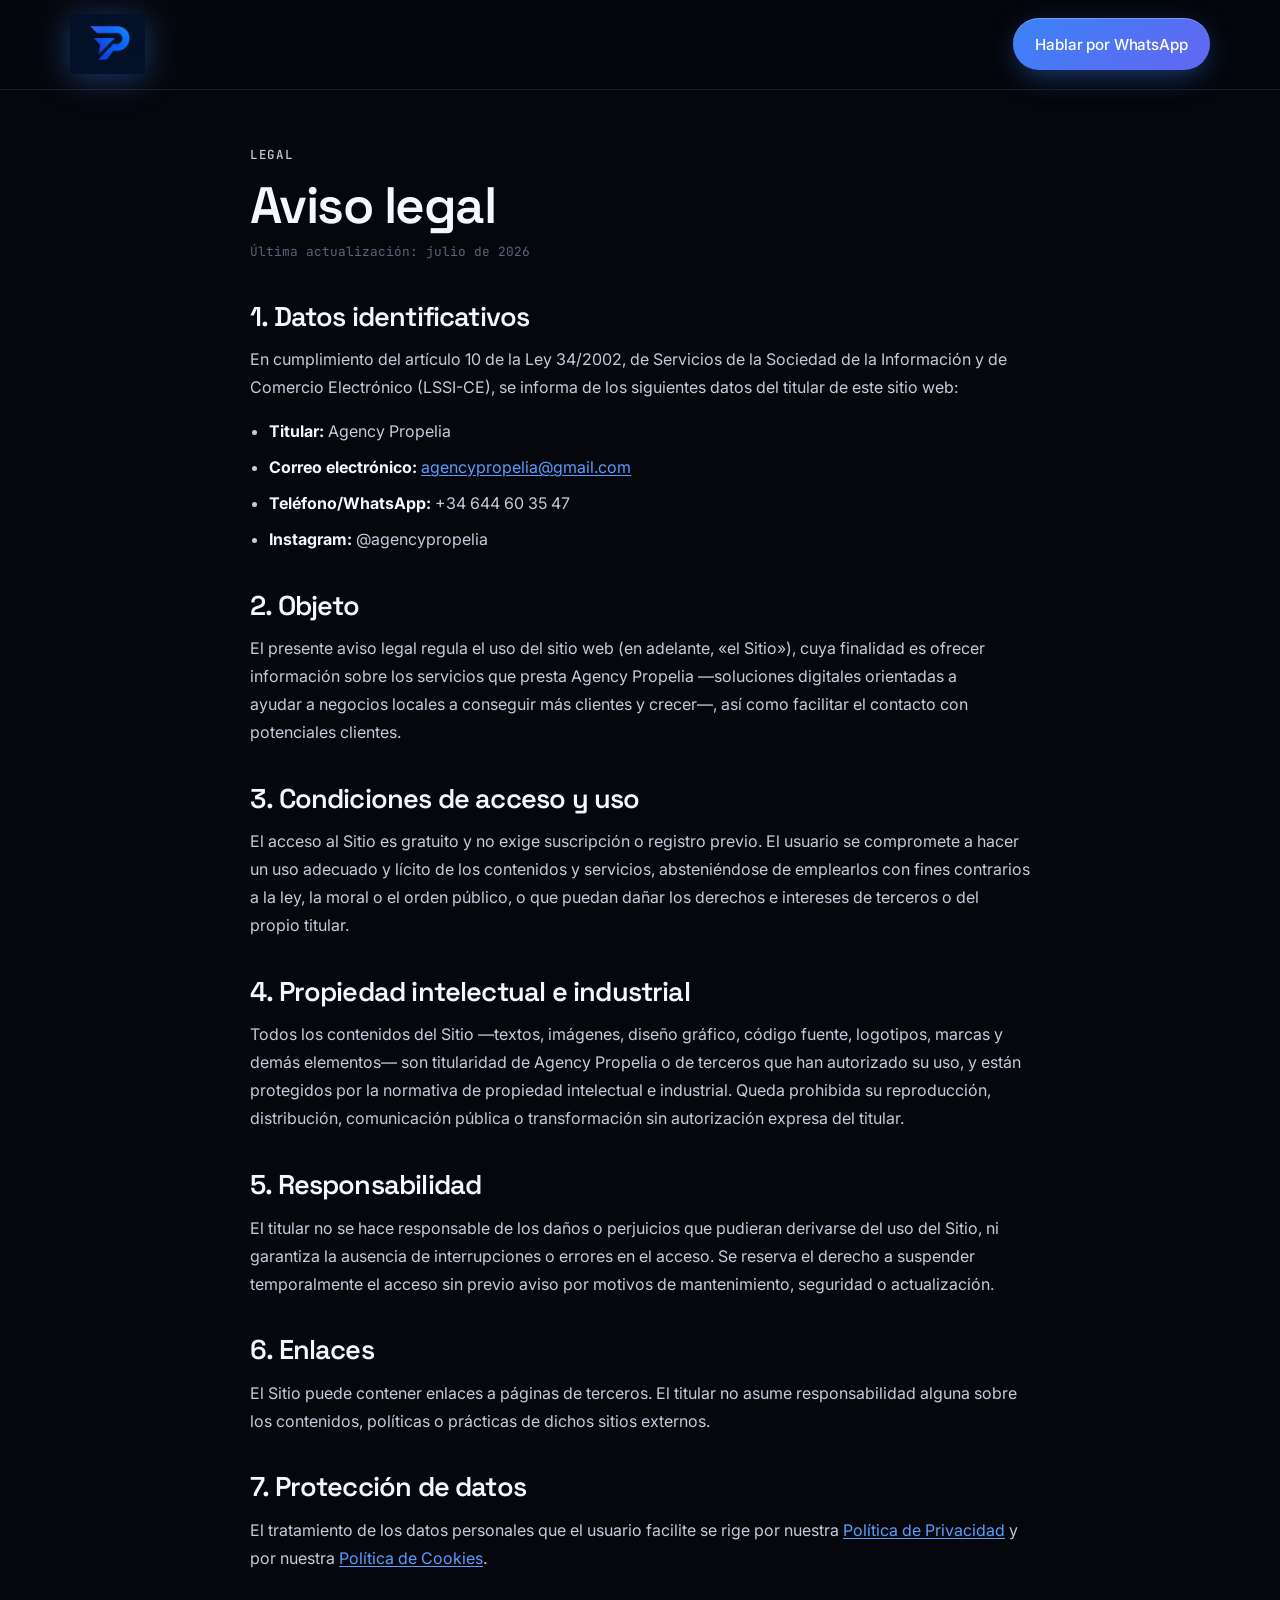
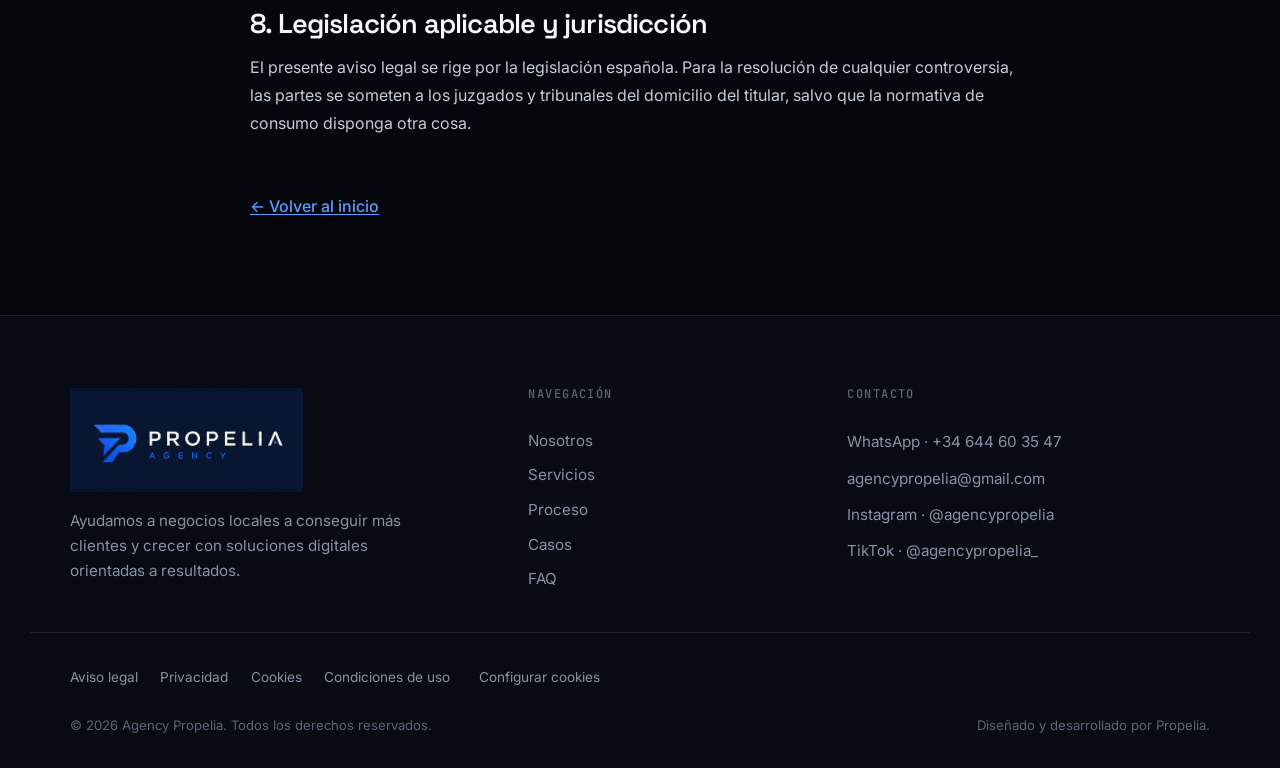
<file: aviso-legal.html>
<!DOCTYPE html>
<html lang="es">
<head>
  <meta charset="UTF-8" />
  <meta name="viewport" content="width=device-width, initial-scale=1.0" />
  <meta name="theme-color" content="#05070d" />

  <!-- Google Analytics 4 (gtag.js) — con Consent Mode: solo mide tras aceptar cookies -->
  <script async src="https://www.googletagmanager.com/gtag/js?id=G-VR11TXWBEW"></script>
  <script>
    window.dataLayer = window.dataLayer || [];
    function gtag(){dataLayer.push(arguments);}
    gtag('js', new Date());
    (function () {
      var a = 'denied', m = 'denied';
      try {
        var c = JSON.parse(localStorage.getItem('propelia_consent') || 'null');
        if (c) { a = c.analytics ? 'granted' : 'denied'; m = c.marketing ? 'granted' : 'denied'; }
      } catch (e) {}
      gtag('consent', 'default', {
        'analytics_storage': a,
        'ad_storage': m,
        'ad_user_data': m,
        'ad_personalization': m
      });
    })();
    gtag('config', 'G-VR11TXWBEW');
  </script>

  <title>Aviso legal — Agency Propelia</title>
  <meta name="description" content="Aviso legal de Agency Propelia: datos identificativos, condiciones de uso, propiedad intelectual y responsabilidad." />
  <meta name="robots" content="index, follow" />
  <link rel="icon" type="image/png" href="assets/img/favicon.png" />
  <link rel="preconnect" href="https://fonts.googleapis.com" />
  <link rel="preconnect" href="https://fonts.gstatic.com" crossorigin />
  <link rel="stylesheet" href="https://fonts.googleapis.com/css2?family=Space+Grotesk:wght@400;500;600;700&family=Inter:wght@300;400;500;600&family=JetBrains+Mono:wght@400;500&display=swap" />
  <link rel="stylesheet" href="styles.css?v=20260714a" />
</head>
<body>
  <a class="skip-link" href="#main">Saltar al contenido</a>

  <header class="nav is-scrolled nav--solid" data-nav>
    <div class="nav-inner">
      <a class="nav-brand" href="index.html" aria-label="Agency Propelia, inicio">
        <img class="nav-logo-img" src="assets/img/icono-propelia.png" alt="Agency Propelia" width="62" height="50" />
      </a>
      <a class="btn btn-primary nav-cta" href="https://wa.me/34644603547" target="_blank" rel="noopener" data-magnetic>Hablar por WhatsApp</a>
    </div>
  </header>

  <main id="main" class="legal-page">
    <div class="container">
      <article class="legal">
        <p class="eyebrow">Legal</p>
        <h1>Aviso legal</h1>
        <span class="legal-updated">Última actualización: julio de 2026</span>

        <h2>1. Datos identificativos</h2>
        <p>En cumplimiento del artículo 10 de la Ley 34/2002, de Servicios de la Sociedad de la Información y de Comercio Electrónico (LSSI-CE), se informa de los siguientes datos del titular de este sitio web:</p>
        <ul>
          <li><strong>Titular:</strong> Agency Propelia</li>
          <li><strong>Correo electrónico:</strong> <a href="mailto:agencypropelia@gmail.com">agencypropelia@gmail.com</a></li>
          <li><strong>Teléfono/WhatsApp:</strong> +34 644 60 35 47</li>
          <li><strong>Instagram:</strong> @agencypropelia</li>
        </ul>

        <h2>2. Objeto</h2>
        <p>El presente aviso legal regula el uso del sitio web (en adelante, «el Sitio»), cuya finalidad es ofrecer información sobre los servicios que presta Agency Propelia —soluciones digitales orientadas a ayudar a negocios locales a conseguir más clientes y crecer—, así como facilitar el contacto con potenciales clientes.</p>

        <h2>3. Condiciones de acceso y uso</h2>
        <p>El acceso al Sitio es gratuito y no exige suscripción o registro previo. El usuario se compromete a hacer un uso adecuado y lícito de los contenidos y servicios, absteniéndose de emplearlos con fines contrarios a la ley, la moral o el orden público, o que puedan dañar los derechos e intereses de terceros o del propio titular.</p>

        <h2>4. Propiedad intelectual e industrial</h2>
        <p>Todos los contenidos del Sitio —textos, imágenes, diseño gráfico, código fuente, logotipos, marcas y demás elementos— son titularidad de Agency Propelia o de terceros que han autorizado su uso, y están protegidos por la normativa de propiedad intelectual e industrial. Queda prohibida su reproducción, distribución, comunicación pública o transformación sin autorización expresa del titular.</p>

        <h2>5. Responsabilidad</h2>
        <p>El titular no se hace responsable de los daños o perjuicios que pudieran derivarse del uso del Sitio, ni garantiza la ausencia de interrupciones o errores en el acceso. Se reserva el derecho a suspender temporalmente el acceso sin previo aviso por motivos de mantenimiento, seguridad o actualización.</p>

        <h2>6. Enlaces</h2>
        <p>El Sitio puede contener enlaces a páginas de terceros. El titular no asume responsabilidad alguna sobre los contenidos, políticas o prácticas de dichos sitios externos.</p>

        <h2>7. Protección de datos</h2>
        <p>El tratamiento de los datos personales que el usuario facilite se rige por nuestra <a href="privacidad.html">Política de Privacidad</a> y por nuestra <a href="cookies.html">Política de Cookies</a>.</p>

        <h2>8. Legislación aplicable y jurisdicción</h2>
        <p>El presente aviso legal se rige por la legislación española. Para la resolución de cualquier controversia, las partes se someten a los juzgados y tribunales del domicilio del titular, salvo que la normativa de consumo disponga otra cosa.</p>

        <a class="legal-back" href="index.html">← Volver al inicio</a>
      </article>
    </div>
  </main>

  <footer class="footer">
    <div class="container footer-inner">
      <div class="footer-brand">
        <a class="footer-brand-link" href="index.html" aria-label="Agency Propelia, inicio">
          <img class="footer-logo-img" src="assets/img/logo-propelia-agency.png" alt="Agency Propelia" width="210" height="72" loading="lazy" />
        </a>
        <p>Ayudamos a negocios locales a conseguir más clientes y crecer con soluciones digitales orientadas a resultados.</p>
      </div>
      <nav class="footer-nav" aria-label="Enlaces del pie">
        <h4>Navegación</h4>
        <a href="index.html#nosotros">Nosotros</a>
        <a href="index.html#servicios">Servicios</a>
        <a href="index.html#proceso">Proceso</a>
        <a href="index.html#casos">Casos</a>
        <a href="index.html#faq">FAQ</a>
      </nav>
      <div class="footer-contact">
        <h4>Contacto</h4>
        <a class="footer-link" href="https://wa.me/34644603547" target="_blank" rel="noopener">WhatsApp · +34 644 60 35 47</a>
        <a class="footer-link" href="mailto:agencypropelia@gmail.com">agencypropelia@gmail.com</a>
        <a class="footer-link" href="https://instagram.com/agencypropelia" target="_blank" rel="noopener">Instagram · @agencypropelia</a>
        <a class="footer-link" href="https://www.tiktok.com/@agencypropelia_" target="_blank" rel="noopener">TikTok · @agencypropelia_</a>
      </div>
    </div>
    <nav class="container footer-legal" aria-label="Enlaces legales">
      <a href="aviso-legal.html">Aviso legal</a>
      <a href="privacidad.html">Privacidad</a>
      <a href="cookies.html">Cookies</a>
      <a href="condiciones.html">Condiciones de uso</a>
      <button type="button" class="footer-legal-btn" data-cookie-settings>Configurar cookies</button>
    </nav>
    <div class="container footer-bottom">
      <span>© <span data-year>2026</span> Agency Propelia. Todos los derechos reservados.</span>
      <span class="footer-made">Diseñado y desarrollado por Propelia.</span>
    </div>
  </footer>

  <!-- Cookie preferences modal -->
  <div class="cookie-modal" data-cookie-modal role="dialog" aria-modal="true" aria-labelledby="cookie-modal-title" hidden>
    <div class="cookie-modal-backdrop" data-cookie-close></div>
    <div class="cookie-modal-card">
      <h3 id="cookie-modal-title">Preferencias de cookies</h3>
      <p class="cookie-modal-sub">Elige qué cookies quieres permitir. Puedes cambiar tu decisión cuando quieras desde el pie de página.</p>
      <div class="cookie-opt">
        <div class="cookie-opt-head"><span class="cookie-opt-name">Necesarias</span><span class="cookie-opt-fixed">Siempre activas</span></div>
        <p>Imprescindibles para que la web funcione. No se pueden desactivar.</p>
      </div>
      <label class="cookie-opt cookie-opt-toggle">
        <div class="cookie-opt-head"><span class="cookie-opt-name">Analíticas</span><span class="cookie-switch"><input type="checkbox" data-cookie-analytics /><span class="cookie-slider"></span></span></div>
        <p>Nos ayudan a entender cómo se usa la web para mejorarla. De forma anónima.</p>
      </label>
      <label class="cookie-opt cookie-opt-toggle">
        <div class="cookie-opt-head"><span class="cookie-opt-name">Marketing</span><span class="cookie-switch"><input type="checkbox" data-cookie-marketing /><span class="cookie-slider"></span></span></div>
        <p>Permiten mostrarte contenido y campañas más relevantes.</p>
      </label>
      <div class="cookie-modal-actions">
        <button type="button" class="btn btn-ghost" data-cookie-reject>Rechazar todo</button>
        <button type="button" class="btn btn-primary" data-cookie-save>Guardar preferencias</button>
      </div>
    </div>
  </div>

  <script defer src="lib/gsap.min.js"></script>
  <script defer src="lib/ScrollTrigger.min.js"></script>
  <script defer src="lib/manifest.js"></script>
  <script defer src="main.js?v=20260714a"></script>
</body>
</html>
</file>
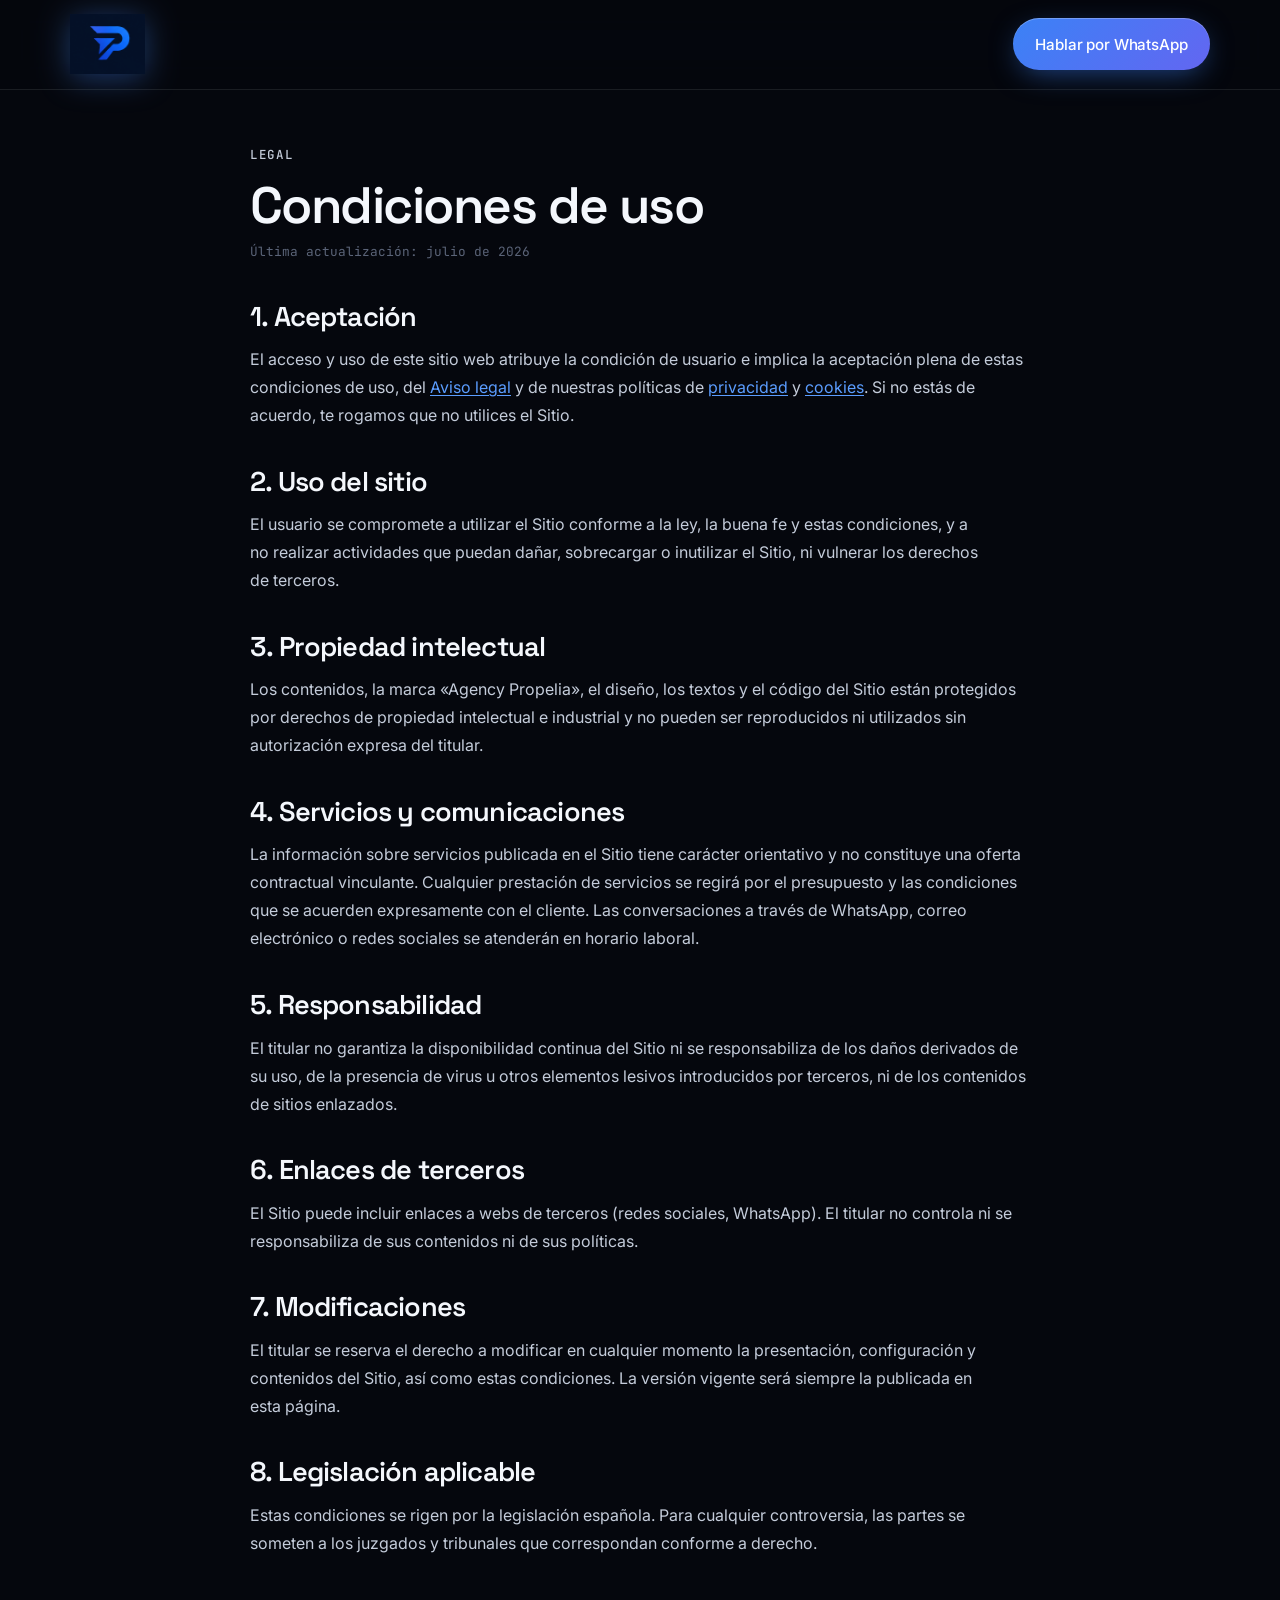
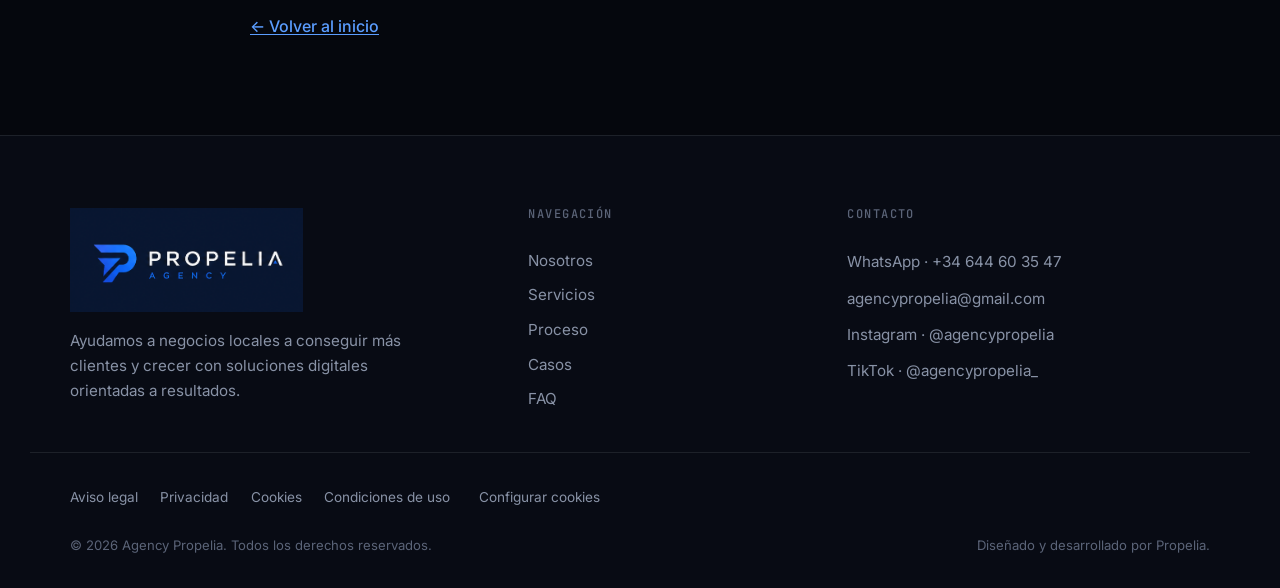
<file: condiciones.html>
<!DOCTYPE html>
<html lang="es">
<head>
  <meta charset="UTF-8" />
  <meta name="viewport" content="width=device-width, initial-scale=1.0" />
  <meta name="theme-color" content="#05070d" />

  <!-- Google Analytics 4 (gtag.js) — con Consent Mode: solo mide tras aceptar cookies -->
  <script async src="https://www.googletagmanager.com/gtag/js?id=G-VR11TXWBEW"></script>
  <script>
    window.dataLayer = window.dataLayer || [];
    function gtag(){dataLayer.push(arguments);}
    gtag('js', new Date());
    (function () {
      var a = 'denied', m = 'denied';
      try {
        var c = JSON.parse(localStorage.getItem('propelia_consent') || 'null');
        if (c) { a = c.analytics ? 'granted' : 'denied'; m = c.marketing ? 'granted' : 'denied'; }
      } catch (e) {}
      gtag('consent', 'default', {
        'analytics_storage': a,
        'ad_storage': m,
        'ad_user_data': m,
        'ad_personalization': m
      });
    })();
    gtag('config', 'G-VR11TXWBEW');
  </script>

  <title>Condiciones de uso — Agency Propelia</title>
  <meta name="description" content="Condiciones de uso del sitio web de Agency Propelia." />
  <meta name="robots" content="index, follow" />
  <link rel="icon" type="image/png" href="assets/img/favicon.png" />
  <link rel="preconnect" href="https://fonts.googleapis.com" />
  <link rel="preconnect" href="https://fonts.gstatic.com" crossorigin />
  <link rel="stylesheet" href="https://fonts.googleapis.com/css2?family=Space+Grotesk:wght@400;500;600;700&family=Inter:wght@300;400;500;600&family=JetBrains+Mono:wght@400;500&display=swap" />
  <link rel="stylesheet" href="styles.css?v=20260714a" />
</head>
<body>
  <a class="skip-link" href="#main">Saltar al contenido</a>

  <header class="nav is-scrolled nav--solid" data-nav>
    <div class="nav-inner">
      <a class="nav-brand" href="index.html" aria-label="Agency Propelia, inicio">
        <img class="nav-logo-img" src="assets/img/icono-propelia.png" alt="Agency Propelia" width="62" height="50" />
      </a>
      <a class="btn btn-primary nav-cta" href="https://wa.me/34644603547" target="_blank" rel="noopener" data-magnetic>Hablar por WhatsApp</a>
    </div>
  </header>

  <main id="main" class="legal-page">
    <div class="container">
      <article class="legal">
        <p class="eyebrow">Legal</p>
        <h1>Condiciones de uso</h1>
        <span class="legal-updated">Última actualización: julio de 2026</span>

        <h2>1. Aceptación</h2>
        <p>El acceso y uso de este sitio web atribuye la condición de usuario e implica la aceptación plena de estas condiciones de uso, del <a href="aviso-legal.html">Aviso legal</a> y de nuestras políticas de <a href="privacidad.html">privacidad</a> y <a href="cookies.html">cookies</a>. Si no estás de acuerdo, te rogamos que no utilices el Sitio.</p>

        <h2>2. Uso del sitio</h2>
        <p>El usuario se compromete a utilizar el Sitio conforme a la ley, la buena fe y estas condiciones, y a no realizar actividades que puedan dañar, sobrecargar o inutilizar el Sitio, ni vulnerar los derechos de terceros.</p>

        <h2>3. Propiedad intelectual</h2>
        <p>Los contenidos, la marca «Agency Propelia», el diseño, los textos y el código del Sitio están protegidos por derechos de propiedad intelectual e industrial y no pueden ser reproducidos ni utilizados sin autorización expresa del titular.</p>

        <h2>4. Servicios y comunicaciones</h2>
        <p>La información sobre servicios publicada en el Sitio tiene carácter orientativo y no constituye una oferta contractual vinculante. Cualquier prestación de servicios se regirá por el presupuesto y las condiciones que se acuerden expresamente con el cliente. Las conversaciones a través de WhatsApp, correo electrónico o redes sociales se atenderán en horario laboral.</p>

        <h2>5. Responsabilidad</h2>
        <p>El titular no garantiza la disponibilidad continua del Sitio ni se responsabiliza de los daños derivados de su uso, de la presencia de virus u otros elementos lesivos introducidos por terceros, ni de los contenidos de sitios enlazados.</p>

        <h2>6. Enlaces de terceros</h2>
        <p>El Sitio puede incluir enlaces a webs de terceros (redes sociales, WhatsApp). El titular no controla ni se responsabiliza de sus contenidos ni de sus políticas.</p>

        <h2>7. Modificaciones</h2>
        <p>El titular se reserva el derecho a modificar en cualquier momento la presentación, configuración y contenidos del Sitio, así como estas condiciones. La versión vigente será siempre la publicada en esta página.</p>

        <h2>8. Legislación aplicable</h2>
        <p>Estas condiciones se rigen por la legislación española. Para cualquier controversia, las partes se someten a los juzgados y tribunales que correspondan conforme a derecho.</p>

        <a class="legal-back" href="index.html">← Volver al inicio</a>
      </article>
    </div>
  </main>

  <footer class="footer">
    <div class="container footer-inner">
      <div class="footer-brand">
        <a class="footer-brand-link" href="index.html" aria-label="Agency Propelia, inicio">
          <img class="footer-logo-img" src="assets/img/logo-propelia-agency.png" alt="Agency Propelia" width="210" height="72" loading="lazy" />
        </a>
        <p>Ayudamos a negocios locales a conseguir más clientes y crecer con soluciones digitales orientadas a resultados.</p>
      </div>
      <nav class="footer-nav" aria-label="Enlaces del pie">
        <h4>Navegación</h4>
        <a href="index.html#nosotros">Nosotros</a>
        <a href="index.html#servicios">Servicios</a>
        <a href="index.html#proceso">Proceso</a>
        <a href="index.html#casos">Casos</a>
        <a href="index.html#faq">FAQ</a>
      </nav>
      <div class="footer-contact">
        <h4>Contacto</h4>
        <a class="footer-link" href="https://wa.me/34644603547" target="_blank" rel="noopener">WhatsApp · +34 644 60 35 47</a>
        <a class="footer-link" href="mailto:agencypropelia@gmail.com">agencypropelia@gmail.com</a>
        <a class="footer-link" href="https://instagram.com/agencypropelia" target="_blank" rel="noopener">Instagram · @agencypropelia</a>
        <a class="footer-link" href="https://www.tiktok.com/@agencypropelia_" target="_blank" rel="noopener">TikTok · @agencypropelia_</a>
      </div>
    </div>
    <nav class="container footer-legal" aria-label="Enlaces legales">
      <a href="aviso-legal.html">Aviso legal</a>
      <a href="privacidad.html">Privacidad</a>
      <a href="cookies.html">Cookies</a>
      <a href="condiciones.html">Condiciones de uso</a>
      <button type="button" class="footer-legal-btn" data-cookie-settings>Configurar cookies</button>
    </nav>
    <div class="container footer-bottom">
      <span>© <span data-year>2026</span> Agency Propelia. Todos los derechos reservados.</span>
      <span class="footer-made">Diseñado y desarrollado por Propelia.</span>
    </div>
  </footer>

  <div class="cookie-modal" data-cookie-modal role="dialog" aria-modal="true" aria-labelledby="cookie-modal-title" hidden>
    <div class="cookie-modal-backdrop" data-cookie-close></div>
    <div class="cookie-modal-card">
      <h3 id="cookie-modal-title">Preferencias de cookies</h3>
      <p class="cookie-modal-sub">Elige qué cookies quieres permitir. Puedes cambiar tu decisión cuando quieras desde el pie de página.</p>
      <div class="cookie-opt">
        <div class="cookie-opt-head"><span class="cookie-opt-name">Necesarias</span><span class="cookie-opt-fixed">Siempre activas</span></div>
        <p>Imprescindibles para que la web funcione. No se pueden desactivar.</p>
      </div>
      <label class="cookie-opt cookie-opt-toggle">
        <div class="cookie-opt-head"><span class="cookie-opt-name">Analíticas</span><span class="cookie-switch"><input type="checkbox" data-cookie-analytics /><span class="cookie-slider"></span></span></div>
        <p>Nos ayudan a entender cómo se usa la web para mejorarla. De forma anónima.</p>
      </label>
      <label class="cookie-opt cookie-opt-toggle">
        <div class="cookie-opt-head"><span class="cookie-opt-name">Marketing</span><span class="cookie-switch"><input type="checkbox" data-cookie-marketing /><span class="cookie-slider"></span></span></div>
        <p>Permiten mostrarte contenido y campañas más relevantes.</p>
      </label>
      <div class="cookie-modal-actions">
        <button type="button" class="btn btn-ghost" data-cookie-reject>Rechazar todo</button>
        <button type="button" class="btn btn-primary" data-cookie-save>Guardar preferencias</button>
      </div>
    </div>
  </div>

  <script defer src="lib/gsap.min.js"></script>
  <script defer src="lib/ScrollTrigger.min.js"></script>
  <script defer src="lib/manifest.js"></script>
  <script defer src="main.js?v=20260714a"></script>
</body>
</html>
</file>
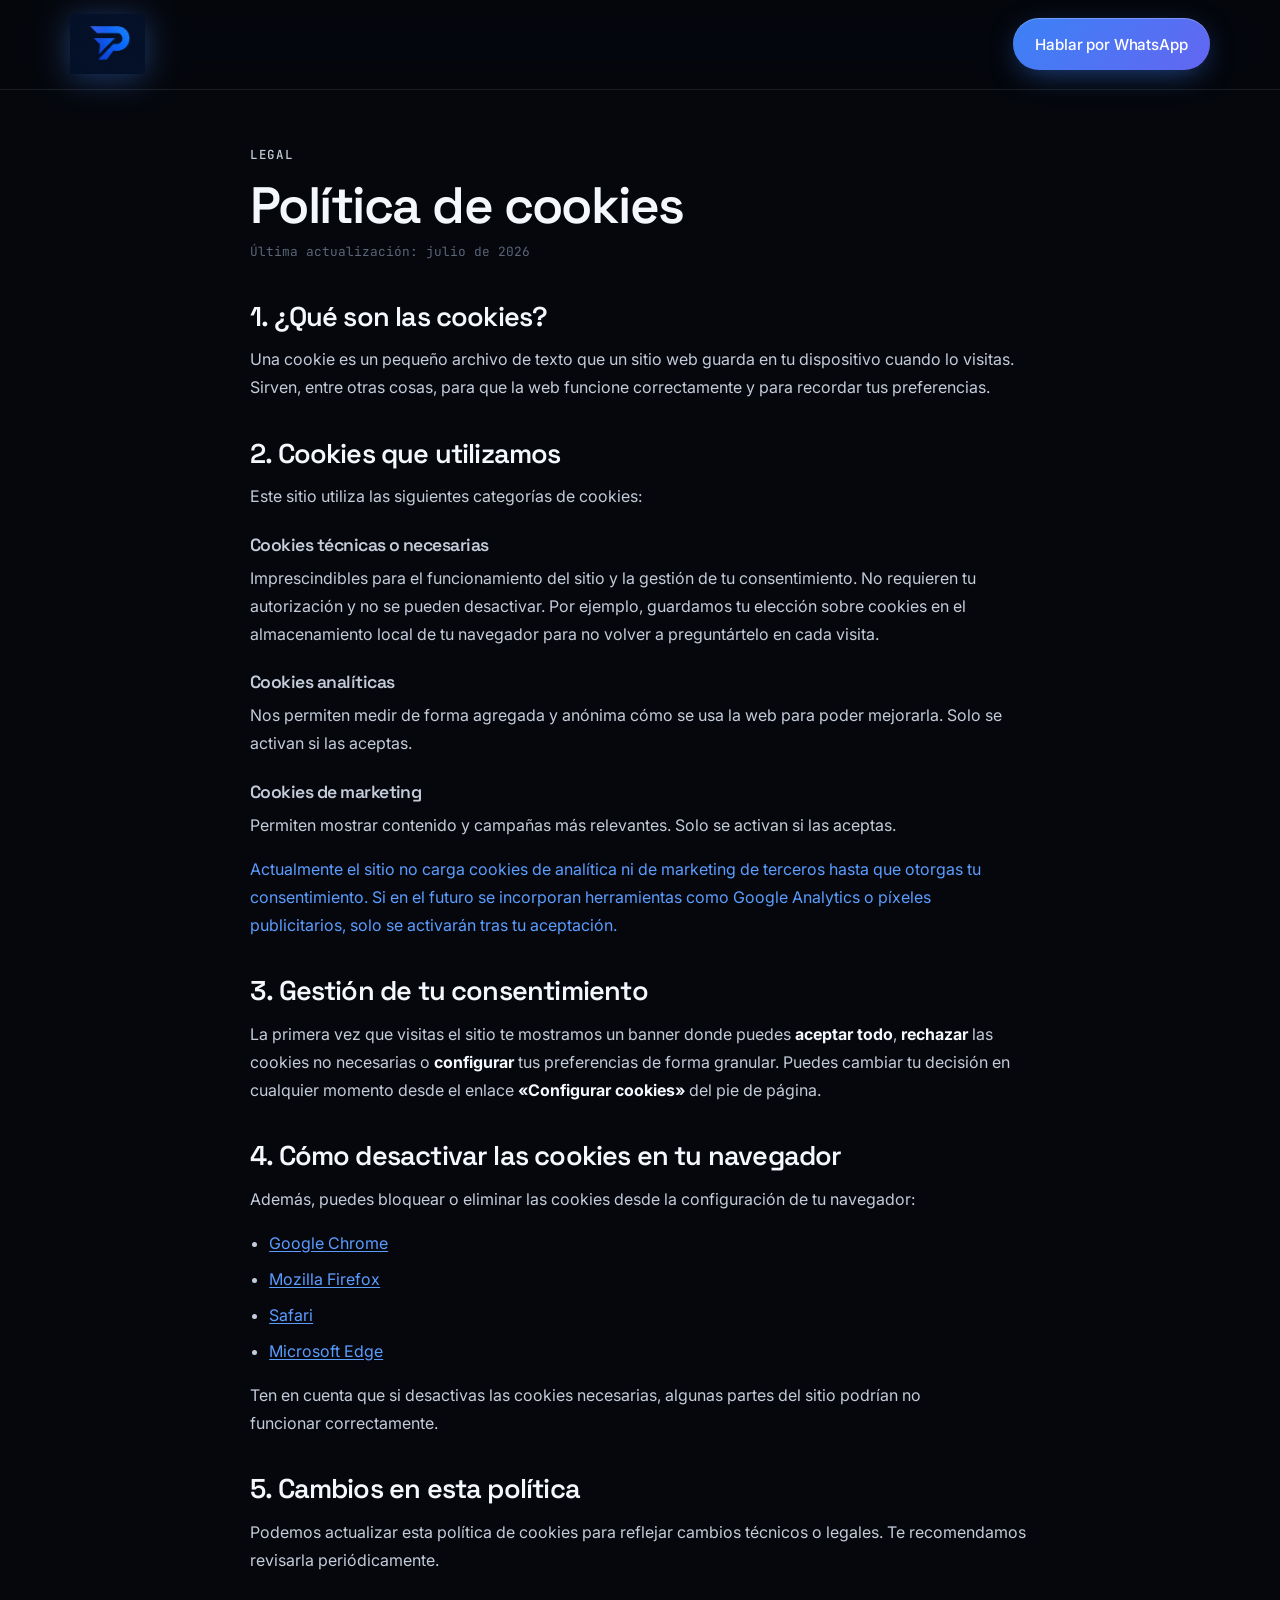
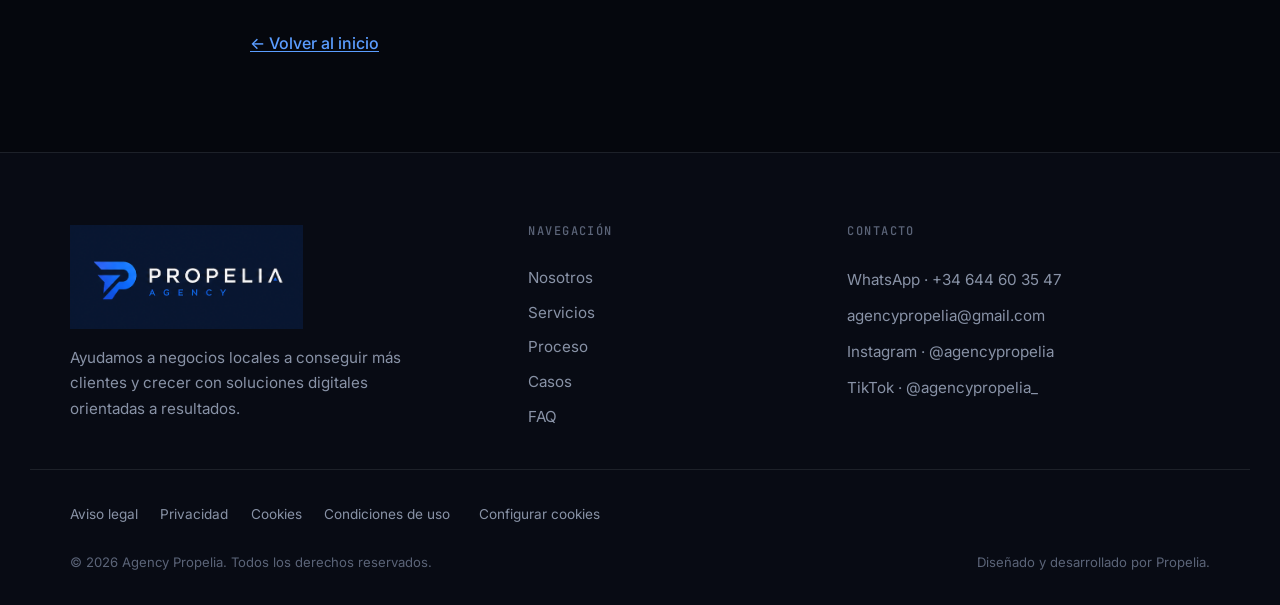
<file: cookies.html>
<!DOCTYPE html>
<html lang="es">
<head>
  <meta charset="UTF-8" />
  <meta name="viewport" content="width=device-width, initial-scale=1.0" />
  <meta name="theme-color" content="#05070d" />

  <!-- Google Analytics 4 (gtag.js) — con Consent Mode: solo mide tras aceptar cookies -->
  <script async src="https://www.googletagmanager.com/gtag/js?id=G-VR11TXWBEW"></script>
  <script>
    window.dataLayer = window.dataLayer || [];
    function gtag(){dataLayer.push(arguments);}
    gtag('js', new Date());
    (function () {
      var a = 'denied', m = 'denied';
      try {
        var c = JSON.parse(localStorage.getItem('propelia_consent') || 'null');
        if (c) { a = c.analytics ? 'granted' : 'denied'; m = c.marketing ? 'granted' : 'denied'; }
      } catch (e) {}
      gtag('consent', 'default', {
        'analytics_storage': a,
        'ad_storage': m,
        'ad_user_data': m,
        'ad_personalization': m
      });
    })();
    gtag('config', 'G-VR11TXWBEW');
  </script>

  <title>Política de cookies — Agency Propelia</title>
  <meta name="description" content="Política de cookies de Agency Propelia: qué son, qué tipos utilizamos y cómo gestionar tu consentimiento." />
  <meta name="robots" content="index, follow" />
  <link rel="icon" type="image/png" href="assets/img/favicon.png" />
  <link rel="preconnect" href="https://fonts.googleapis.com" />
  <link rel="preconnect" href="https://fonts.gstatic.com" crossorigin />
  <link rel="stylesheet" href="https://fonts.googleapis.com/css2?family=Space+Grotesk:wght@400;500;600;700&family=Inter:wght@300;400;500;600&family=JetBrains+Mono:wght@400;500&display=swap" />
  <link rel="stylesheet" href="styles.css?v=20260714a" />
</head>
<body>
  <a class="skip-link" href="#main">Saltar al contenido</a>

  <header class="nav is-scrolled nav--solid" data-nav>
    <div class="nav-inner">
      <a class="nav-brand" href="index.html" aria-label="Agency Propelia, inicio">
        <img class="nav-logo-img" src="assets/img/icono-propelia.png" alt="Agency Propelia" width="62" height="50" />
      </a>
      <a class="btn btn-primary nav-cta" href="https://wa.me/34644603547" target="_blank" rel="noopener" data-magnetic>Hablar por WhatsApp</a>
    </div>
  </header>

  <main id="main" class="legal-page">
    <div class="container">
      <article class="legal">
        <p class="eyebrow">Legal</p>
        <h1>Política de cookies</h1>
        <span class="legal-updated">Última actualización: julio de 2026</span>

        <h2>1. ¿Qué son las cookies?</h2>
        <p>Una cookie es un pequeño archivo de texto que un sitio web guarda en tu dispositivo cuando lo visitas. Sirven, entre otras cosas, para que la web funcione correctamente y para recordar tus preferencias.</p>

        <h2>2. Cookies que utilizamos</h2>
        <p>Este sitio utiliza las siguientes categorías de cookies:</p>

        <h3>Cookies técnicas o necesarias</h3>
        <p>Imprescindibles para el funcionamiento del sitio y la gestión de tu consentimiento. No requieren tu autorización y no se pueden desactivar. Por ejemplo, guardamos tu elección sobre cookies en el almacenamiento local de tu navegador para no volver a preguntártelo en cada visita.</p>

        <h3>Cookies analíticas</h3>
        <p>Nos permiten medir de forma agregada y anónima cómo se usa la web para poder mejorarla. Solo se activan si las aceptas.</p>

        <h3>Cookies de marketing</h3>
        <p>Permiten mostrar contenido y campañas más relevantes. Solo se activan si las aceptas.</p>

        <p><em>Actualmente el sitio no carga cookies de analítica ni de marketing de terceros hasta que otorgas tu consentimiento. Si en el futuro se incorporan herramientas como Google Analytics o píxeles publicitarios, solo se activarán tras tu aceptación.</em></p>

        <h2>3. Gestión de tu consentimiento</h2>
        <p>La primera vez que visitas el sitio te mostramos un banner donde puedes <strong>aceptar todo</strong>, <strong>rechazar</strong> las cookies no necesarias o <strong>configurar</strong> tus preferencias de forma granular. Puedes cambiar tu decisión en cualquier momento desde el enlace <strong>«Configurar cookies»</strong> del pie de página.</p>

        <h2>4. Cómo desactivar las cookies en tu navegador</h2>
        <p>Además, puedes bloquear o eliminar las cookies desde la configuración de tu navegador:</p>
        <ul>
          <li><a href="https://support.google.com/chrome/answer/95647" target="_blank" rel="noopener">Google Chrome</a></li>
          <li><a href="https://support.mozilla.org/es/kb/habilitar-y-deshabilitar-cookies-sitios-web-rastrear-preferencias" target="_blank" rel="noopener">Mozilla Firefox</a></li>
          <li><a href="https://support.apple.com/es-es/guide/safari/sfri11471/mac" target="_blank" rel="noopener">Safari</a></li>
          <li><a href="https://support.microsoft.com/es-es/microsoft-edge" target="_blank" rel="noopener">Microsoft Edge</a></li>
        </ul>
        <p>Ten en cuenta que si desactivas las cookies necesarias, algunas partes del sitio podrían no funcionar correctamente.</p>

        <h2>5. Cambios en esta política</h2>
        <p>Podemos actualizar esta política de cookies para reflejar cambios técnicos o legales. Te recomendamos revisarla periódicamente.</p>

        <a class="legal-back" href="index.html">← Volver al inicio</a>
      </article>
    </div>
  </main>

  <footer class="footer">
    <div class="container footer-inner">
      <div class="footer-brand">
        <a class="footer-brand-link" href="index.html" aria-label="Agency Propelia, inicio">
          <img class="footer-logo-img" src="assets/img/logo-propelia-agency.png" alt="Agency Propelia" width="210" height="72" loading="lazy" />
        </a>
        <p>Ayudamos a negocios locales a conseguir más clientes y crecer con soluciones digitales orientadas a resultados.</p>
      </div>
      <nav class="footer-nav" aria-label="Enlaces del pie">
        <h4>Navegación</h4>
        <a href="index.html#nosotros">Nosotros</a>
        <a href="index.html#servicios">Servicios</a>
        <a href="index.html#proceso">Proceso</a>
        <a href="index.html#casos">Casos</a>
        <a href="index.html#faq">FAQ</a>
      </nav>
      <div class="footer-contact">
        <h4>Contacto</h4>
        <a class="footer-link" href="https://wa.me/34644603547" target="_blank" rel="noopener">WhatsApp · +34 644 60 35 47</a>
        <a class="footer-link" href="mailto:agencypropelia@gmail.com">agencypropelia@gmail.com</a>
        <a class="footer-link" href="https://instagram.com/agencypropelia" target="_blank" rel="noopener">Instagram · @agencypropelia</a>
        <a class="footer-link" href="https://www.tiktok.com/@agencypropelia_" target="_blank" rel="noopener">TikTok · @agencypropelia_</a>
      </div>
    </div>
    <nav class="container footer-legal" aria-label="Enlaces legales">
      <a href="aviso-legal.html">Aviso legal</a>
      <a href="privacidad.html">Privacidad</a>
      <a href="cookies.html">Cookies</a>
      <a href="condiciones.html">Condiciones de uso</a>
      <button type="button" class="footer-legal-btn" data-cookie-settings>Configurar cookies</button>
    </nav>
    <div class="container footer-bottom">
      <span>© <span data-year>2026</span> Agency Propelia. Todos los derechos reservados.</span>
      <span class="footer-made">Diseñado y desarrollado por Propelia.</span>
    </div>
  </footer>

  <div class="cookie-modal" data-cookie-modal role="dialog" aria-modal="true" aria-labelledby="cookie-modal-title" hidden>
    <div class="cookie-modal-backdrop" data-cookie-close></div>
    <div class="cookie-modal-card">
      <h3 id="cookie-modal-title">Preferencias de cookies</h3>
      <p class="cookie-modal-sub">Elige qué cookies quieres permitir. Puedes cambiar tu decisión cuando quieras desde el pie de página.</p>
      <div class="cookie-opt">
        <div class="cookie-opt-head"><span class="cookie-opt-name">Necesarias</span><span class="cookie-opt-fixed">Siempre activas</span></div>
        <p>Imprescindibles para que la web funcione. No se pueden desactivar.</p>
      </div>
      <label class="cookie-opt cookie-opt-toggle">
        <div class="cookie-opt-head"><span class="cookie-opt-name">Analíticas</span><span class="cookie-switch"><input type="checkbox" data-cookie-analytics /><span class="cookie-slider"></span></span></div>
        <p>Nos ayudan a entender cómo se usa la web para mejorarla. De forma anónima.</p>
      </label>
      <label class="cookie-opt cookie-opt-toggle">
        <div class="cookie-opt-head"><span class="cookie-opt-name">Marketing</span><span class="cookie-switch"><input type="checkbox" data-cookie-marketing /><span class="cookie-slider"></span></span></div>
        <p>Permiten mostrarte contenido y campañas más relevantes.</p>
      </label>
      <div class="cookie-modal-actions">
        <button type="button" class="btn btn-ghost" data-cookie-reject>Rechazar todo</button>
        <button type="button" class="btn btn-primary" data-cookie-save>Guardar preferencias</button>
      </div>
    </div>
  </div>

  <script defer src="lib/gsap.min.js"></script>
  <script defer src="lib/ScrollTrigger.min.js"></script>
  <script defer src="lib/manifest.js"></script>
  <script defer src="main.js?v=20260714a"></script>
</body>
</html>
</file>
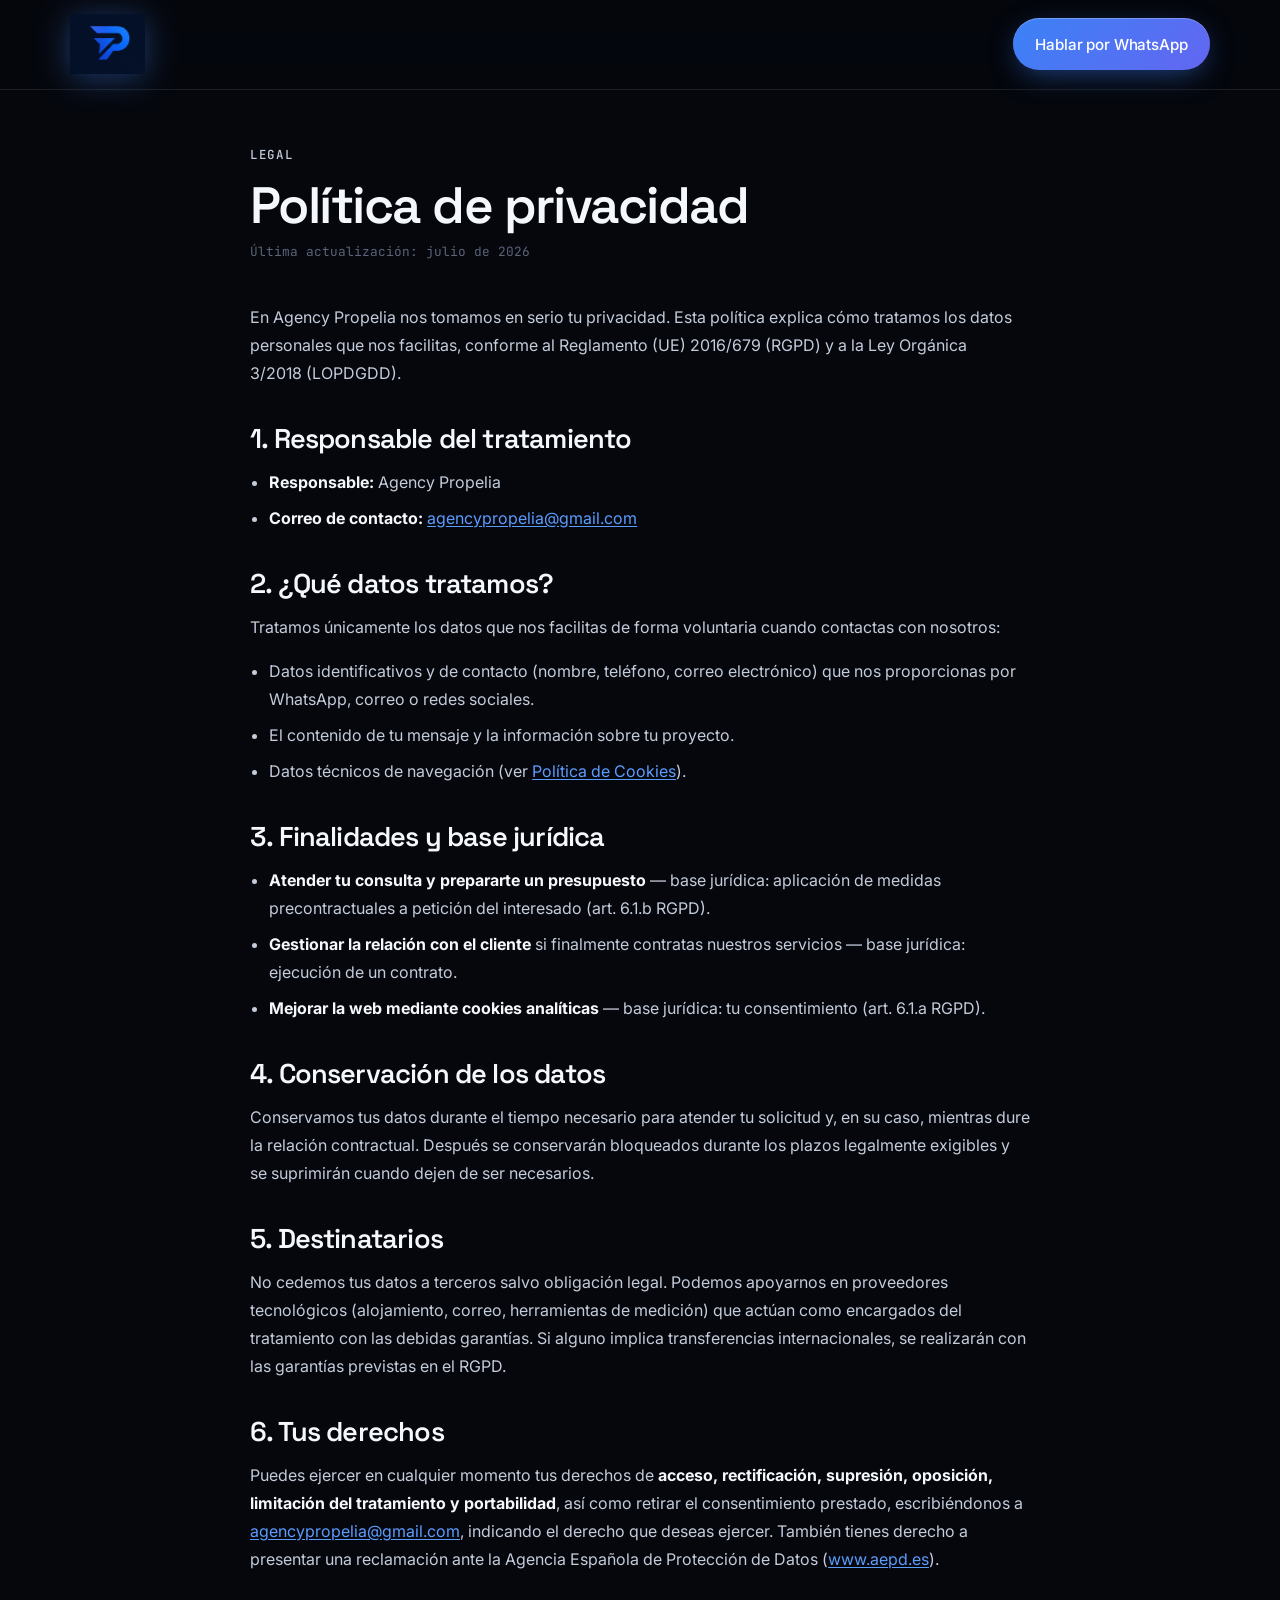
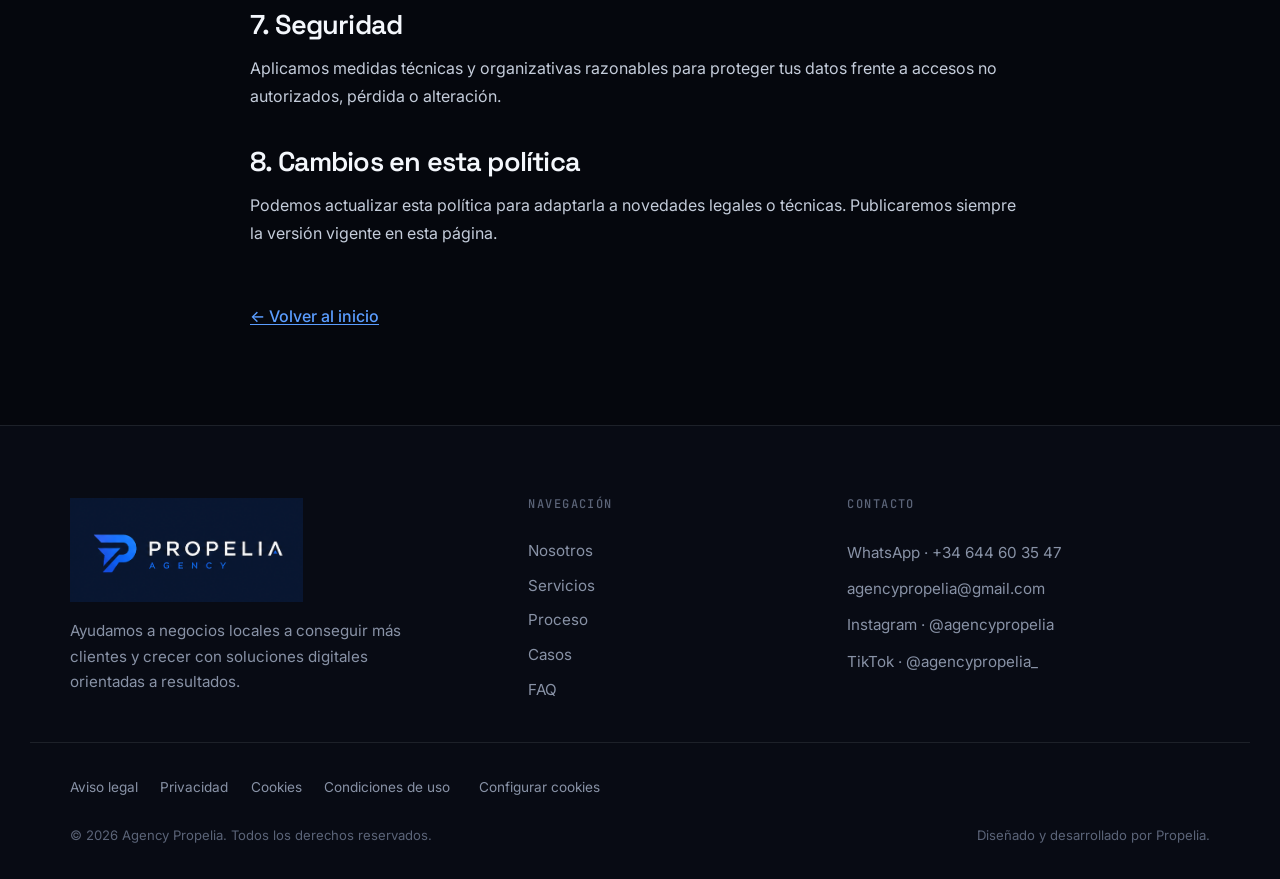
<file: privacidad.html>
<!DOCTYPE html>
<html lang="es">
<head>
  <meta charset="UTF-8" />
  <meta name="viewport" content="width=device-width, initial-scale=1.0" />
  <meta name="theme-color" content="#05070d" />

  <!-- Google Analytics 4 (gtag.js) — con Consent Mode: solo mide tras aceptar cookies -->
  <script async src="https://www.googletagmanager.com/gtag/js?id=G-VR11TXWBEW"></script>
  <script>
    window.dataLayer = window.dataLayer || [];
    function gtag(){dataLayer.push(arguments);}
    gtag('js', new Date());
    (function () {
      var a = 'denied', m = 'denied';
      try {
        var c = JSON.parse(localStorage.getItem('propelia_consent') || 'null');
        if (c) { a = c.analytics ? 'granted' : 'denied'; m = c.marketing ? 'granted' : 'denied'; }
      } catch (e) {}
      gtag('consent', 'default', {
        'analytics_storage': a,
        'ad_storage': m,
        'ad_user_data': m,
        'ad_personalization': m
      });
    })();
    gtag('config', 'G-VR11TXWBEW');
  </script>

  <title>Política de privacidad — Agency Propelia</title>
  <meta name="description" content="Política de privacidad de Agency Propelia: responsable, datos tratados, finalidades, base jurídica y derechos del usuario según el RGPD." />
  <meta name="robots" content="index, follow" />
  <link rel="icon" type="image/png" href="assets/img/favicon.png" />
  <link rel="preconnect" href="https://fonts.googleapis.com" />
  <link rel="preconnect" href="https://fonts.gstatic.com" crossorigin />
  <link rel="stylesheet" href="https://fonts.googleapis.com/css2?family=Space+Grotesk:wght@400;500;600;700&family=Inter:wght@300;400;500;600&family=JetBrains+Mono:wght@400;500&display=swap" />
  <link rel="stylesheet" href="styles.css?v=20260714a" />
</head>
<body>
  <a class="skip-link" href="#main">Saltar al contenido</a>

  <header class="nav is-scrolled nav--solid" data-nav>
    <div class="nav-inner">
      <a class="nav-brand" href="index.html" aria-label="Agency Propelia, inicio">
        <img class="nav-logo-img" src="assets/img/icono-propelia.png" alt="Agency Propelia" width="62" height="50" />
      </a>
      <a class="btn btn-primary nav-cta" href="https://wa.me/34644603547" target="_blank" rel="noopener" data-magnetic>Hablar por WhatsApp</a>
    </div>
  </header>

  <main id="main" class="legal-page">
    <div class="container">
      <article class="legal">
        <p class="eyebrow">Legal</p>
        <h1>Política de privacidad</h1>
        <span class="legal-updated">Última actualización: julio de 2026</span>

        <p>En Agency Propelia nos tomamos en serio tu privacidad. Esta política explica cómo tratamos los datos personales que nos facilitas, conforme al Reglamento (UE) 2016/679 (RGPD) y a la Ley Orgánica 3/2018 (LOPDGDD).</p>

        <h2>1. Responsable del tratamiento</h2>
        <ul>
          <li><strong>Responsable:</strong> Agency Propelia</li>
          <li><strong>Correo de contacto:</strong> <a href="mailto:agencypropelia@gmail.com">agencypropelia@gmail.com</a></li>
        </ul>

        <h2>2. ¿Qué datos tratamos?</h2>
        <p>Tratamos únicamente los datos que nos facilitas de forma voluntaria cuando contactas con nosotros:</p>
        <ul>
          <li>Datos identificativos y de contacto (nombre, teléfono, correo electrónico) que nos proporcionas por WhatsApp, correo o redes sociales.</li>
          <li>El contenido de tu mensaje y la información sobre tu proyecto.</li>
          <li>Datos técnicos de navegación (ver <a href="cookies.html">Política de Cookies</a>).</li>
        </ul>

        <h2>3. Finalidades y base jurídica</h2>
        <ul>
          <li><strong>Atender tu consulta y prepararte un presupuesto</strong> — base jurídica: aplicación de medidas precontractuales a petición del interesado (art. 6.1.b RGPD).</li>
          <li><strong>Gestionar la relación con el cliente</strong> si finalmente contratas nuestros servicios — base jurídica: ejecución de un contrato.</li>
          <li><strong>Mejorar la web mediante cookies analíticas</strong> — base jurídica: tu consentimiento (art. 6.1.a RGPD).</li>
        </ul>

        <h2>4. Conservación de los datos</h2>
        <p>Conservamos tus datos durante el tiempo necesario para atender tu solicitud y, en su caso, mientras dure la relación contractual. Después se conservarán bloqueados durante los plazos legalmente exigibles y se suprimirán cuando dejen de ser necesarios.</p>

        <h2>5. Destinatarios</h2>
        <p>No cedemos tus datos a terceros salvo obligación legal. Podemos apoyarnos en proveedores tecnológicos (alojamiento, correo, herramientas de medición) que actúan como encargados del tratamiento con las debidas garantías. Si alguno implica transferencias internacionales, se realizarán con las garantías previstas en el RGPD.</p>

        <h2>6. Tus derechos</h2>
        <p>Puedes ejercer en cualquier momento tus derechos de <strong>acceso, rectificación, supresión, oposición, limitación del tratamiento y portabilidad</strong>, así como retirar el consentimiento prestado, escribiéndonos a <a href="mailto:agencypropelia@gmail.com">agencypropelia@gmail.com</a>, indicando el derecho que deseas ejercer. También tienes derecho a presentar una reclamación ante la Agencia Española de Protección de Datos (<a href="https://www.aepd.es" target="_blank" rel="noopener">www.aepd.es</a>).</p>

        <h2>7. Seguridad</h2>
        <p>Aplicamos medidas técnicas y organizativas razonables para proteger tus datos frente a accesos no autorizados, pérdida o alteración.</p>

        <h2>8. Cambios en esta política</h2>
        <p>Podemos actualizar esta política para adaptarla a novedades legales o técnicas. Publicaremos siempre la versión vigente en esta página.</p>

        <a class="legal-back" href="index.html">← Volver al inicio</a>
      </article>
    </div>
  </main>

  <footer class="footer">
    <div class="container footer-inner">
      <div class="footer-brand">
        <a class="footer-brand-link" href="index.html" aria-label="Agency Propelia, inicio">
          <img class="footer-logo-img" src="assets/img/logo-propelia-agency.png" alt="Agency Propelia" width="210" height="72" loading="lazy" />
        </a>
        <p>Ayudamos a negocios locales a conseguir más clientes y crecer con soluciones digitales orientadas a resultados.</p>
      </div>
      <nav class="footer-nav" aria-label="Enlaces del pie">
        <h4>Navegación</h4>
        <a href="index.html#nosotros">Nosotros</a>
        <a href="index.html#servicios">Servicios</a>
        <a href="index.html#proceso">Proceso</a>
        <a href="index.html#casos">Casos</a>
        <a href="index.html#faq">FAQ</a>
      </nav>
      <div class="footer-contact">
        <h4>Contacto</h4>
        <a class="footer-link" href="https://wa.me/34644603547" target="_blank" rel="noopener">WhatsApp · +34 644 60 35 47</a>
        <a class="footer-link" href="mailto:agencypropelia@gmail.com">agencypropelia@gmail.com</a>
        <a class="footer-link" href="https://instagram.com/agencypropelia" target="_blank" rel="noopener">Instagram · @agencypropelia</a>
        <a class="footer-link" href="https://www.tiktok.com/@agencypropelia_" target="_blank" rel="noopener">TikTok · @agencypropelia_</a>
      </div>
    </div>
    <nav class="container footer-legal" aria-label="Enlaces legales">
      <a href="aviso-legal.html">Aviso legal</a>
      <a href="privacidad.html">Privacidad</a>
      <a href="cookies.html">Cookies</a>
      <a href="condiciones.html">Condiciones de uso</a>
      <button type="button" class="footer-legal-btn" data-cookie-settings>Configurar cookies</button>
    </nav>
    <div class="container footer-bottom">
      <span>© <span data-year>2026</span> Agency Propelia. Todos los derechos reservados.</span>
      <span class="footer-made">Diseñado y desarrollado por Propelia.</span>
    </div>
  </footer>

  <div class="cookie-modal" data-cookie-modal role="dialog" aria-modal="true" aria-labelledby="cookie-modal-title" hidden>
    <div class="cookie-modal-backdrop" data-cookie-close></div>
    <div class="cookie-modal-card">
      <h3 id="cookie-modal-title">Preferencias de cookies</h3>
      <p class="cookie-modal-sub">Elige qué cookies quieres permitir. Puedes cambiar tu decisión cuando quieras desde el pie de página.</p>
      <div class="cookie-opt">
        <div class="cookie-opt-head"><span class="cookie-opt-name">Necesarias</span><span class="cookie-opt-fixed">Siempre activas</span></div>
        <p>Imprescindibles para que la web funcione. No se pueden desactivar.</p>
      </div>
      <label class="cookie-opt cookie-opt-toggle">
        <div class="cookie-opt-head"><span class="cookie-opt-name">Analíticas</span><span class="cookie-switch"><input type="checkbox" data-cookie-analytics /><span class="cookie-slider"></span></span></div>
        <p>Nos ayudan a entender cómo se usa la web para mejorarla. De forma anónima.</p>
      </label>
      <label class="cookie-opt cookie-opt-toggle">
        <div class="cookie-opt-head"><span class="cookie-opt-name">Marketing</span><span class="cookie-switch"><input type="checkbox" data-cookie-marketing /><span class="cookie-slider"></span></span></div>
        <p>Permiten mostrarte contenido y campañas más relevantes.</p>
      </label>
      <div class="cookie-modal-actions">
        <button type="button" class="btn btn-ghost" data-cookie-reject>Rechazar todo</button>
        <button type="button" class="btn btn-primary" data-cookie-save>Guardar preferencias</button>
      </div>
    </div>
  </div>

  <script defer src="lib/gsap.min.js"></script>
  <script defer src="lib/ScrollTrigger.min.js"></script>
  <script defer src="lib/manifest.js"></script>
  <script defer src="main.js?v=20260714a"></script>
</body>
</html>
</file>
<file: styles.css>
/* =============================================================
   AGENCY PROPELIA — styles.css
   Archetype: Mouse-Reactive Gradient (blue / dark, SaaS premium)
   ============================================================= */

/* =============================================================
   1. Tokens
   ============================================================= */
:root {
  /* Surfaces */
  --bg:        #05070d;   /* near-black, blue-tinted */
  --bg-2:      #080b14;
  --bg-3:      #0d1220;   /* card */
  --bg-4:      #121a2c;   /* card hover */

  /* Text */
  --ink:       #f4f7fc;   /* near-white, never pure */
  --ink-soft:  #c4ccda;
  --mute:      #8892a6;
  --mute-2:    #5b6478;

  /* Accent (electric blue → indigo) */
  --accent:      #3b82f6;
  --accent-bright: #5b9dff;
  --accent-2:    #6366f1;
  --accent-deep: #1d4ed8;

  /* Gradient mesh stops */
  --grad-1: #1d4ed8;
  --grad-2: #3b82f6;
  --grad-3: #6366f1;
  --grad-4: #0ea5e9;

  /* Lines */
  --line:      rgba(244, 247, 252, 0.09);
  --line-2:    rgba(244, 247, 252, 0.14);

  /* Type */
  --display: "Space Grotesk", system-ui, sans-serif;
  --sans:    "Inter", system-ui, sans-serif;
  --mono:    "JetBrains Mono", ui-monospace, monospace;

  /* Rhythm */
  --gutter: clamp(1.25rem, 5vw, 2.5rem);
  --section-y: clamp(5rem, 12vw, 9rem);
  --radius: 18px;
  --radius-lg: 26px;
  --maxw: 1220px;

  /* Easings */
  --ease-out:    cubic-bezier(0.16, 1, 0.3, 1);
  --ease-in:     cubic-bezier(0.7, 0, 0.84, 0);
  --ease-soft:   cubic-bezier(0.25, 0.46, 0.45, 0.94);
  --ease-bounce: cubic-bezier(0.34, 1.56, 0.64, 1);
}

/* =============================================================
   2. Reset & base
   ============================================================= */
*, *::before, *::after { box-sizing: border-box; margin: 0; }
html {
  -webkit-text-size-adjust: 100%;
  tab-size: 2;
  overflow-x: clip;
  scroll-behavior: smooth;
}
body {
  font-family: var(--sans);
  font-size: 16px;
  line-height: 1.65;
  color: var(--ink-soft);
  background: var(--bg);
  -webkit-font-smoothing: antialiased;
  text-rendering: optimizeLegibility;
  overflow-x: clip;
  overscroll-behavior-y: none;
}
img, svg, video { display: block; max-width: 100%; }
img { height: auto; }
button { font: inherit; color: inherit; cursor: pointer; border: 0; background: none; }
a { color: inherit; text-decoration: none; }
p { text-wrap: pretty; }
h1, h2, h3, h4 {
  font-family: var(--display);
  color: var(--ink);
  text-wrap: balance;
  line-height: 1.04;
  letter-spacing: -0.03em;
  font-weight: 600;
}
em { font-style: normal; color: var(--accent-bright); }
::selection { background: var(--accent); color: #fff; }

:focus-visible {
  outline: 2px solid var(--accent-bright);
  outline-offset: 3px;
  border-radius: 4px;
}

.skip-link {
  position: fixed; top: -100px; left: 1rem;
  padding: .6rem 1rem; background: var(--ink); color: var(--bg);
  z-index: 9999; border-radius: 8px; font-weight: 600;
}
.skip-link:focus { top: 1rem; }

/* =============================================================
   3. Utilities
   ============================================================= */
.container {
  width: 100%;
  max-width: var(--maxw);
  margin-inline: auto;
  padding-inline: var(--gutter);
}
.section { padding-block: var(--section-y); position: relative; }

.eyebrow, .kicker {
  font-family: var(--mono);
  font-size: 0.78rem;
  letter-spacing: 0.14em;
  text-transform: uppercase;
  color: var(--accent-bright);
  font-weight: 500;
}
.eyebrow { color: var(--mute); }
.eyebrow::before { content: ""; }

.section-head { max-width: 720px; margin-bottom: clamp(2.5rem, 6vw, 4rem); }
.section-head h2 { font-size: clamp(2rem, 5vw, 3.4rem); margin: 0.9rem 0 1rem; }
.section-sub { color: var(--mute); font-size: 1.05rem; max-width: 56ch; }

.grid-2 {
  display: grid;
  grid-template-columns: 1fr;
  gap: clamp(2rem, 5vw, 4rem);
}

/* =============================================================
   4. Buttons
   ============================================================= */
.btn {
  display: inline-flex;
  align-items: center;
  gap: 0.55rem;
  padding: 0.85rem 1.4rem;
  border-radius: 100px;
  font-weight: 500;
  font-size: 0.95rem;
  letter-spacing: -0.01em;
  transition: transform 0.4s var(--ease-out), background 0.3s var(--ease-out),
              box-shadow 0.4s var(--ease-out), color 0.3s var(--ease-out);
  will-change: transform;
}
.btn-lg { padding: 1.05rem 1.8rem; font-size: 1rem; }
.btn-ico { display: inline-flex; }

.btn-primary {
  background: linear-gradient(135deg, var(--accent) 0%, var(--accent-2) 100%);
  color: #fff;
  box-shadow: 0 8px 30px -8px rgba(59, 130, 246, 0.6), inset 0 1px 0 rgba(255,255,255,0.25);
}
.btn-primary:hover {
  box-shadow: 0 14px 44px -8px rgba(79, 110, 246, 0.75), inset 0 1px 0 rgba(255,255,255,0.35);
  transform: translateY(-2px);
}

.btn-ghost {
  background: rgba(255,255,255,0.03);
  color: var(--ink);
  border: 1px solid var(--line-2);
  backdrop-filter: blur(8px);
}
.btn-ghost:hover {
  background: rgba(255,255,255,0.07);
  border-color: rgba(91, 157, 255, 0.5);
  transform: translateY(-2px);
}

/* =============================================================
   5. Splash
   ============================================================= */
.splash {
  position: fixed; inset: 0; z-index: 9000;
  display: grid; place-items: center;
  background: var(--bg);
  transition: opacity 0.7s var(--ease-out), visibility 0.7s;
  animation: splashSafety 0.01s 4.5s forwards;
}
.splash-mark { animation: splashPulse 1.6s var(--ease-soft) infinite; }
.splash-mark svg { filter: drop-shadow(0 0 24px rgba(59,130,246,0.55)); }
.splash.is-out { opacity: 0; visibility: hidden; pointer-events: none; }
@keyframes splashPulse {
  0%, 100% { transform: translateY(0) scale(1); opacity: 1; }
  50% { transform: translateY(-6px) scale(1.06); opacity: 0.75; }
}
@keyframes splashSafety { to { opacity: 0; visibility: hidden; pointer-events: none; } }

/* =============================================================
   6. Nav
   ============================================================= */
.nav {
  position: fixed; top: 0; left: 0; right: 0; z-index: 1000;
  transition: background 0.4s var(--ease-out), border-color 0.4s var(--ease-out),
              backdrop-filter 0.4s var(--ease-out);
  border-bottom: 1px solid transparent;
}
.nav.is-scrolled {
  background: rgba(5, 7, 13, 0.72);
  backdrop-filter: blur(18px) saturate(160%);
  -webkit-backdrop-filter: blur(18px) saturate(160%);
  border-bottom-color: var(--line);
}
.nav-inner {
  max-width: var(--maxw); margin-inline: auto;
  padding: 0.9rem var(--gutter);
  display: flex; align-items: center; justify-content: space-between;
  gap: 1rem;
}
.nav-brand {
  display: inline-flex; align-items: center; gap: 0.55rem;
  font-family: var(--display); font-weight: 600; font-size: 1.15rem;
  color: var(--ink); letter-spacing: -0.02em;
}
.nav-logo { transition: transform 0.5s var(--ease-bounce); }
.nav-brand:hover .nav-logo { transform: rotate(-12deg) scale(1.08); }

.nav-links {
  display: none;
  gap: 0.35rem;
  position: absolute; left: 50%; transform: translateX(-50%);
}
.nav-links a {
  padding: 0.5rem 0.85rem; border-radius: 100px;
  font-size: 0.9rem; color: var(--mute);
  transition: color 0.25s var(--ease-out), background 0.25s var(--ease-out);
}
.nav-links a:hover { color: var(--ink); background: rgba(255,255,255,0.05); }

.nav-cta { display: none; }

.nav-toggle {
  display: inline-flex; flex-direction: column; gap: 5px;
  width: 42px; height: 42px; align-items: center; justify-content: center;
  border-radius: 12px; border: 1px solid var(--line-2);
}
.nav-toggle span {
  width: 18px; height: 2px; background: var(--ink); border-radius: 2px;
  transition: transform 0.35s var(--ease-out), opacity 0.25s var(--ease-out);
}
.nav-toggle[aria-expanded="true"] span:nth-child(1) { transform: translateY(3.5px) rotate(45deg); }
.nav-toggle[aria-expanded="true"] span:nth-child(2) { transform: translateY(-3.5px) rotate(-45deg); }

/* Mobile menu */
.mobile-menu {
  position: fixed; inset: 0; z-index: 999;
  background: rgba(5, 7, 13, 0.96);
  backdrop-filter: blur(20px);
  display: flex; flex-direction: column; justify-content: center; align-items: center;
  gap: 0.5rem; padding: 2rem;
  opacity: 0; visibility: hidden; transform: translateY(-8px);
  transition: opacity 0.4s var(--ease-out), transform 0.4s var(--ease-out), visibility 0.4s;
}
.mobile-menu.is-open { opacity: 1; visibility: visible; transform: none; }
.mobile-menu nav { display: flex; flex-direction: column; align-items: center; gap: 0.4rem; margin-bottom: 1.5rem; }
.mobile-menu nav a {
  font-family: var(--display); font-size: 1.8rem; color: var(--ink); font-weight: 500;
  padding: 0.4rem 1rem; letter-spacing: -0.02em;
  transition: color 0.25s var(--ease-out);
}
.mobile-menu nav a:hover { color: var(--accent-bright); }

/* =============================================================
   7. Hero
   ============================================================= */
.hero {
  position: relative;
  min-height: 100vh; min-height: 100svh;
  display: flex; align-items: center;
  padding-block: 9rem 4rem;
  overflow: hidden;
}
.hero-gradient {
  position: absolute; inset: -20%;
  z-index: 0;
  background:
    radial-gradient(circle 620px at var(--mx, 30%) var(--my, 25%), var(--grad-2) 0%, transparent 55%),
    radial-gradient(circle 720px at calc(var(--mx, 70%) + 15%) calc(var(--my, 70%) + 5%), var(--grad-3) 0%, transparent 55%),
    radial-gradient(circle 520px at 80% 15%, var(--grad-4) 0%, transparent 50%),
    radial-gradient(circle 640px at 15% 85%, var(--grad-1) 0%, transparent 55%);
  filter: blur(70px) saturate(135%);
  opacity: 0.34;
  transition: background 0.6s var(--ease-out);
}
.hero-grid-overlay {
  position: absolute; inset: 0; z-index: 1;
  background-image:
    linear-gradient(var(--line) 1px, transparent 1px),
    linear-gradient(90deg, var(--line) 1px, transparent 1px);
  background-size: 64px 64px;
  mask-image: radial-gradient(ellipse 90% 70% at 50% 40%, #000 30%, transparent 78%);
  -webkit-mask-image: radial-gradient(ellipse 90% 70% at 50% 40%, #000 30%, transparent 78%);
  opacity: 0.5;
}
.hero::after {
  content: ""; position: absolute; inset: 0; z-index: 2; pointer-events: none;
  background: linear-gradient(180deg, transparent 60%, var(--bg) 100%);
}
.hero-inner { position: relative; z-index: 3; max-width: 900px; }

.kicker {
  display: inline-flex; align-items: center; gap: 0.5rem;
  padding: 0.4rem 0.9rem; border-radius: 100px;
  border: 1px solid var(--line-2); background: rgba(255,255,255,0.03);
  margin-bottom: 1.6rem;
}
.kicker-dot {
  width: 7px; height: 7px; border-radius: 50%;
  background: var(--accent-bright);
  box-shadow: 0 0 0 0 rgba(91,157,255,0.6);
  animation: pulseDot 2.2s var(--ease-out) infinite;
}
@keyframes pulseDot {
  0% { box-shadow: 0 0 0 0 rgba(91,157,255,0.5); }
  70% { box-shadow: 0 0 0 9px rgba(91,157,255,0); }
  100% { box-shadow: 0 0 0 0 rgba(91,157,255,0); }
}

.hero-title {
  font-size: clamp(2.5rem, 8vw, 5.6rem);
  font-weight: 600;
  line-height: 1.0;
  letter-spacing: -0.035em;
  margin-bottom: 1.6rem;
  max-width: 16ch;
}
.hero-sub {
  font-size: clamp(1.05rem, 2.3vw, 1.35rem);
  color: var(--ink-soft);
  max-width: 46ch;
  margin-bottom: 2.2rem;
}
.hero-actions { display: flex; flex-wrap: wrap; gap: 0.8rem; margin-bottom: 2.4rem; }

.hero-trust {
  list-style: none; display: flex; flex-wrap: wrap; gap: 1.4rem;
  font-size: 0.9rem; color: var(--mute);
}
.hero-trust li { display: inline-flex; align-items: center; gap: 0.5rem; }
.tick {
  display: inline-grid; place-items: center;
  width: 18px; height: 18px; border-radius: 50%;
  background: rgba(59,130,246,0.14); color: var(--accent-bright);
  font-size: 0.7rem;
}

.hero-logo-slot {
  margin-top: 3.5rem;
  display: inline-flex; flex-direction: column; align-items: flex-start; gap: 0.75rem;
  padding: 1.6rem 1.8rem;
  border: 1px dashed var(--line-2); border-radius: var(--radius);
  background: rgba(255,255,255,0.015);
}
.hero-logo-mark { filter: drop-shadow(0 10px 40px rgba(59,130,246,0.4)); animation: floatY 5s var(--ease-soft) infinite; }
.hero-logo-hint { font-family: var(--mono); font-size: 0.72rem; color: var(--mute-2); letter-spacing: 0.05em; }
@keyframes floatY { 0%,100% { transform: translateY(0); } 50% { transform: translateY(-10px); } }

.hero-scroll {
  position: absolute; bottom: 1.8rem; left: 50%; transform: translateX(-50%);
  z-index: 4; width: 26px; height: 42px;
  border: 1px solid var(--line-2); border-radius: 100px;
  display: grid; place-items: start center; padding-top: 8px;
}
.hero-scroll span {
  width: 4px; height: 8px; border-radius: 4px; background: var(--accent-bright);
  animation: scrollDot 1.8s var(--ease-out) infinite;
}
@keyframes scrollDot { 0% { transform: translateY(0); opacity: 1; } 70% { transform: translateY(14px); opacity: 0; } 100% { opacity: 0; } }

/* =============================================================
   8. Marquee
   ============================================================= */
.benefits-bar {
  border-block: 1px solid var(--line);
  background: linear-gradient(180deg, var(--bg-2), var(--bg));
  padding-block: 1.15rem;
}
.benefits-row {
  list-style: none;
  display: flex; flex-wrap: wrap;
  align-items: center; justify-content: center;
  gap: 0.7rem 1.9rem;
}
.benefits-row li {
  display: inline-flex; align-items: center; gap: 0.55rem;
  font-family: var(--display); font-weight: 500;
  font-size: clamp(0.85rem, 1.9vw, 1rem);
  color: var(--ink-soft); letter-spacing: -0.01em;
  white-space: nowrap;
}
.benefits-row li .bb-ico { color: var(--accent-bright); }
.bb-ico { display: inline-flex; flex-shrink: 0; }
.bb-ico svg { width: 18px; height: 18px; }
@media (min-width: 720px)  { .benefits-row { gap: 0.9rem 2.6rem; } }
@media (min-width: 1080px) { .benefits-row { gap: 1rem 3.2rem; } }

/* =============================================================
   9. Nosotros
   ============================================================= */
.nosotros .grid-2 { align-items: start; }
.nosotros-head h2 { font-size: clamp(2rem, 5.5vw, 3.6rem); margin-top: 0.8rem; }
.nosotros-body .lead {
  font-family: var(--display); font-size: clamp(1.3rem, 3vw, 1.8rem);
  color: var(--ink); line-height: 1.3; margin-bottom: 1.5rem; letter-spacing: -0.02em;
}
.nosotros-body p { color: var(--mute); margin-bottom: 1.1rem; max-width: 60ch; }
.signature {
  font-family: var(--display); color: var(--accent-bright) !important;
  font-size: 1.1rem; margin-top: 1.8rem !important;
}

@media (min-width: 960px) {
  .nosotros .grid-2 { grid-template-columns: 0.85fr 1.15fr; }
  .nosotros-head { position: sticky; top: 120px; }
}

/* =============================================================
   10. Servicios
   ============================================================= */
.services-grid {
  display: grid; grid-template-columns: 1fr; gap: 1px;
  background: var(--line);
  border: 1px solid var(--line);
  border-radius: var(--radius-lg);
  overflow: hidden;
}
.service-card {
  position: relative;
  background: var(--bg);
  padding: clamp(1.8rem, 4vw, 2.6rem);
  transition: background 0.4s var(--ease-out);
  overflow: hidden;
}
.service-card::before {
  content: ""; position: absolute; inset: 0;
  background: radial-gradient(400px circle at var(--cx, 50%) var(--cy, 0%), rgba(59,130,246,0.10), transparent 65%);
  opacity: 0; transition: opacity 0.4s var(--ease-out);
}
.service-card:hover { background: var(--bg-3); }
.service-card:hover::before { opacity: 1; }
.service-num {
  font-family: var(--mono); font-size: 0.8rem; color: var(--accent);
  letter-spacing: 0.1em;
}
.service-card h3 {
  font-size: 1.35rem; margin: 1rem 0 0.7rem; font-weight: 600;
  transition: color 0.3s var(--ease-out);
}
.service-card:hover h3 { color: var(--accent-bright); }
.service-card p { color: var(--mute); font-size: 0.98rem; }

@media (min-width: 640px)  { .services-grid { grid-template-columns: 1fr 1fr; } }
@media (min-width: 1024px) { .services-grid { grid-template-columns: 1fr 1fr 1fr; } }

/* =============================================================
   11. Proceso
   ============================================================= */
.process-list { list-style: none; display: grid; gap: 0; }
.process-step {
  display: grid; grid-template-columns: auto 1fr; gap: 1.4rem;
  padding: clamp(1.6rem, 4vw, 2.4rem) 0;
  border-top: 1px solid var(--line);
  align-items: start;
}
.process-step:last-child { border-bottom: 1px solid var(--line); }
.process-num {
  font-family: var(--display); font-size: clamp(1.6rem, 5vw, 2.6rem);
  font-weight: 700;
  background: linear-gradient(135deg, var(--accent-bright), var(--accent-2));
  -webkit-background-clip: text; background-clip: text; color: transparent;
  line-height: 1; min-width: 2.2ch;
}
.process-step h3 { font-size: clamp(1.25rem, 3vw, 1.7rem); margin-bottom: 0.5rem; }
.process-step p { color: var(--mute); max-width: 60ch; }
.process-step { transition: padding-left 0.4s var(--ease-out); }
@media (hover: hover) {
  .process-step:hover { padding-left: 0.8rem; }
}

@media (min-width: 768px) {
  .process-step { grid-template-columns: 120px 1fr; gap: 2.5rem; align-items: center; }
}

/* =============================================================
   12. Beneficios
   ============================================================= */
.beneficios-band {
  text-align: center; max-width: 780px; margin: 0 auto clamp(3rem, 7vw, 4.5rem);
}
.beneficios-band h2 { font-size: clamp(2rem, 5.5vw, 3.6rem); margin-bottom: 1.3rem; }
.beneficios-band p { color: var(--mute); font-size: 1.1rem; max-width: 56ch; margin: 0 auto; }

.stats {
  display: grid; grid-template-columns: 1fr; gap: 1px;
  background: var(--line); border: 1px solid var(--line);
  border-radius: var(--radius-lg); overflow: hidden;
}
.stat { background: var(--bg-2); padding: clamp(2rem, 5vw, 3rem); text-align: center; }
.stat-value {
  display: block; font-family: var(--display); font-weight: 700;
  font-size: clamp(3rem, 9vw, 5rem); line-height: 1;
  background: linear-gradient(135deg, var(--ink) 0%, var(--accent-bright) 120%);
  -webkit-background-clip: text; background-clip: text; color: transparent;
  margin-bottom: 1rem; letter-spacing: -0.04em;
}
.stat p { color: var(--mute); max-width: 26ch; margin: 0 auto; font-size: 0.98rem; }
@media (min-width: 768px) { .stats { grid-template-columns: 1fr 1fr 1fr; } }

/* =============================================================
   13. Casos
   ============================================================= */
.casos-grid { display: grid; grid-template-columns: 1fr; gap: 1.4rem; }
.caso-card {
  border: 1px solid var(--line); border-radius: var(--radius-lg);
  background: var(--bg-3); overflow: hidden;
  transition: transform 0.5s var(--ease-out), border-color 0.4s var(--ease-out), box-shadow 0.5s var(--ease-out);
}
.caso-media {
  position: relative; aspect-ratio: 16 / 10; overflow: hidden;
  background:
    linear-gradient(135deg, #0d1220 0%, #10182b 100%);
  border-bottom: 1px solid var(--line);
}
.caso-media::before {
  content: ""; position: absolute; inset: 0;
  background-image:
    linear-gradient(rgba(255,255,255,0.04) 1px, transparent 1px),
    linear-gradient(90deg, rgba(255,255,255,0.04) 1px, transparent 1px);
  background-size: 28px 28px;
}
.caso-glow {
  position: absolute; inset: 0;
  background: radial-gradient(60% 60% at 50% 40%, rgba(59,130,246,0.35), transparent 70%);
  opacity: 0.6; transition: opacity 0.5s var(--ease-out), transform 0.6s var(--ease-out);
}
.caso-body { padding: clamp(1.4rem, 3.5vw, 2rem); }
.caso-tag {
  font-family: var(--mono); font-size: 0.72rem; letter-spacing: 0.1em;
  text-transform: uppercase; color: var(--accent-bright);
}
.caso-body h3 { font-size: 1.35rem; margin: 0.8rem 0 0.6rem; }
.caso-body p { color: var(--mute); font-size: 0.96rem; margin-bottom: 1.2rem; }
.caso-metric {
  display: inline-block; font-size: 0.85rem; color: var(--ink-soft);
  padding: 0.35rem 0.8rem; border: 1px solid var(--line-2); border-radius: 100px;
}
@media (hover: hover) {
  .caso-card:hover {
    transform: translateY(-6px); border-color: rgba(91,157,255,0.4);
    box-shadow: 0 30px 60px -30px rgba(59,130,246,0.4);
  }
  .caso-card:hover .caso-glow { opacity: 1; transform: scale(1.15); }
}
@media (min-width: 640px)  { .casos-grid { grid-template-columns: 1fr 1fr; } }
@media (min-width: 1024px) { .casos-grid { grid-template-columns: 1fr 1fr 1fr; } }

/* =============================================================
   14. Testimonios
   ============================================================= */
.testimonios-grid { display: grid; grid-template-columns: 1fr; gap: 1.4rem; }
.testimonio {
  position: relative; padding: clamp(1.8rem, 4vw, 2.4rem);
  border: 1px solid var(--line); border-radius: var(--radius-lg);
  background: linear-gradient(180deg, var(--bg-3), var(--bg-2));
  transition: border-color 0.4s var(--ease-out), transform 0.5s var(--ease-out);
}
.testimonio:hover { border-color: var(--line-2); transform: translateY(-4px); }
.quote-mark {
  font-family: var(--display); font-size: 3.5rem; line-height: 0.6;
  color: var(--accent); opacity: 0.4; display: block; height: 1.6rem;
}
.testimonio blockquote {
  font-family: var(--display); font-size: 1.15rem; line-height: 1.45;
  color: var(--ink); margin: 1rem 0 1.6rem; letter-spacing: -0.01em;
}
.testimonio figcaption { display: flex; flex-direction: column; gap: 0.15rem; }
.testimonio figcaption strong { color: var(--ink-soft); font-weight: 600; }
.testimonio figcaption span { font-size: 0.82rem; color: var(--mute-2); }
@media (min-width: 768px) { .testimonios-grid { grid-template-columns: repeat(3, 1fr); } }

/* =============================================================
   15. FAQ
   ============================================================= */
.faq-layout { align-items: start; }
.faq-head .btn { margin-top: 1.6rem; }
.faq-list { display: flex; flex-direction: column; }
.faq-item {
  border-top: 1px solid var(--line);
}
.faq-item:last-child { border-bottom: 1px solid var(--line); }
.faq-item summary {
  display: flex; align-items: center; justify-content: space-between; gap: 1rem;
  padding: 1.3rem 0; cursor: pointer; list-style: none;
  font-family: var(--display); font-size: clamp(1.02rem, 2.4vw, 1.2rem);
  color: var(--ink); font-weight: 500;
  transition: color 0.25s var(--ease-out);
}
.faq-item summary::-webkit-details-marker { display: none; }
.faq-item summary:hover { color: var(--accent-bright); }
.faq-item summary i {
  position: relative; width: 16px; height: 16px; flex-shrink: 0;
}
.faq-item summary i::before, .faq-item summary i::after {
  content: ""; position: absolute; background: var(--accent-bright);
  border-radius: 2px; transition: transform 0.35s var(--ease-out), opacity 0.3s;
}
.faq-item summary i::before { top: 7px; left: 0; width: 16px; height: 2px; }
.faq-item summary i::after { top: 0; left: 7px; width: 2px; height: 16px; }
.faq-item[open] summary i::after { transform: rotate(90deg); opacity: 0; }
.faq-answer {
  overflow: hidden;
  display: grid; grid-template-rows: 0fr;
  transition: grid-template-rows 0.4s var(--ease-out);
}
.faq-item[open] .faq-answer { grid-template-rows: 1fr; }
.faq-answer > p {
  min-height: 0;
  color: var(--mute); padding-bottom: 1.4rem; max-width: 60ch;
}
@media (min-width: 960px) { .faq-layout { grid-template-columns: 0.8fr 1.2fr; } .faq-head { position: sticky; top: 120px; } }

/* =============================================================
   16. CTA final
   ============================================================= */
.cta-final {
  position: relative; overflow: hidden; text-align: center;
  border-top: 1px solid var(--line);
}
.cta-gradient {
  position: absolute; inset: -30%;
  background:
    radial-gradient(circle 600px at var(--mx, 50%) var(--my, 40%), var(--grad-2) 0%, transparent 55%),
    radial-gradient(circle 500px at 20% 80%, var(--grad-3) 0%, transparent 55%),
    radial-gradient(circle 500px at 80% 20%, var(--grad-4) 0%, transparent 55%);
  filter: blur(80px) saturate(140%);
  opacity: 0.28; transition: background 0.6s var(--ease-out);
}
.cta-inner { position: relative; z-index: 2; max-width: 760px; }
.cta-inner h2 { font-size: clamp(2.2rem, 7vw, 4.4rem); margin: 1rem 0 1.2rem; }
.cta-sub { color: var(--ink-soft); font-size: 1.15rem; max-width: 48ch; margin: 0 auto 2.2rem; }
.cta-final .hero-actions { justify-content: center; }

/* =============================================================
   17. Footer
   ============================================================= */
.footer { border-top: 1px solid var(--line); background: var(--bg-2); padding-block: clamp(3rem, 7vw, 4.5rem) 2rem; }
.footer-inner {
  display: grid; grid-template-columns: 1fr; gap: 2.5rem;
  padding-bottom: 2.5rem; border-bottom: 1px solid var(--line);
}
.footer-brand p { color: var(--mute); max-width: 34ch; margin-top: 1rem; font-size: 0.95rem; }
.footer h4 {
  font-family: var(--mono); font-size: 0.75rem; letter-spacing: 0.12em;
  text-transform: uppercase; color: var(--mute-2); margin-bottom: 1.1rem; font-weight: 500;
}
.footer-nav { display: flex; flex-direction: column; gap: 0.6rem; }
.footer-nav a, .footer-link { color: var(--mute); font-size: 0.95rem; transition: color 0.25s var(--ease-out); width: fit-content; }
.footer-nav a:hover, .footer-link:hover { color: var(--accent-bright); }
.footer-contact { display: flex; flex-direction: column; gap: 0.7rem; }
.footer-bottom {
  display: flex; flex-direction: column; gap: 0.5rem;
  padding-top: 1.6rem; font-size: 0.82rem; color: var(--mute-2);
}
@media (min-width: 720px) {
  .footer-inner { grid-template-columns: 1.5fr 1fr 1.3fr; }
  .footer-bottom { flex-direction: row; justify-content: space-between; }
}

/* =============================================================
   18. Floating WhatsApp
   ============================================================= */
.wa-float {
  position: fixed; bottom: 1.4rem; right: 1.4rem; z-index: 900;
  width: 58px; height: 58px; border-radius: 50%;
  display: grid; place-items: center; color: #fff;
  background: linear-gradient(135deg, #25d366, #128c50);
  box-shadow: 0 12px 34px -8px rgba(37, 211, 102, 0.6);
  transition: transform 0.4s var(--ease-bounce), box-shadow 0.4s var(--ease-out);
  animation: waPulse 3s ease-out infinite;
}
.wa-float:hover { transform: scale(1.1) rotate(4deg); }
@keyframes waPulse {
  0% { box-shadow: 0 12px 34px -8px rgba(37,211,102,0.6), 0 0 0 0 rgba(37,211,102,0.5); }
  70% { box-shadow: 0 12px 34px -8px rgba(37,211,102,0.6), 0 0 0 16px rgba(37,211,102,0); }
  100% { box-shadow: 0 12px 34px -8px rgba(37,211,102,0.6), 0 0 0 0 rgba(37,211,102,0); }
}

/* =============================================================
   19. Reveal animations
   ============================================================= */
.reveal {
  opacity: 0; transform: translateY(28px);
  filter: blur(6px);
  transition: opacity 0.9s var(--ease-out), transform 0.9s var(--ease-out), filter 0.9s var(--ease-out);
}
.reveal.is-visible { opacity: 1; transform: none; filter: none; }
/* Defensive: never let split+reveal hide content */
.reveal[data-split] { opacity: 1; transform: none; filter: none; }

/* =============================================================
   20. Responsive nav breakpoints
   ============================================================= */
@media (min-width: 960px) {
  .nav-links { display: inline-flex; }
  .nav-cta { display: inline-flex; }
  .nav-toggle { display: none; }
}

/* =============================================================
   22. Brand logo & animated videos (iteration 2)
   ============================================================= */
.nav-logo-img {
  height: 60px; width: auto;
  mix-blend-mode: screen;   /* funde el fondo oscuro del asset */
  filter: drop-shadow(0 4px 16px rgba(59,130,246,0.4));
  transition: transform 0.5s var(--ease-out);
}
.nav-brand:hover .nav-logo-img { transform: scale(1.06); }
@media (max-width: 600px) { .nav-logo-img { height: 50px; } }

/* Base for all animated logo videos: dark bg blends away on dark site */
.brand-video {
  mix-blend-mode: screen;
  background: transparent;
  pointer-events: none;
  /* soft radial fade so the video frame never reads as a rectangle —
     only the logo shows, edges melt into the background */
  -webkit-mask-image: radial-gradient(ellipse 62% 62% at 50% 50%, #000 24%, transparent 78%);
  mask-image: radial-gradient(ellipse 62% 62% at 50% 50%, #000 24%, transparent 78%);
}

/* Hero two-column with animated logo */
.hero-inner { max-width: 1200px; }
.hero-copy { position: relative; z-index: 1; }
.hero-visual {
  position: relative;
  display: flex; align-items: center; justify-content: center;
  min-height: 300px; margin-top: 1rem;
}
.hero-visual-glow {
  position: absolute; inset: -18%;
  background: radial-gradient(circle at 50% 50%, rgba(59,130,246,0.5), rgba(99,102,241,0.22) 42%, transparent 70%);
  filter: blur(52px); opacity: 0.9;
  animation: floatY 6s var(--ease-soft) infinite;
}
.hero-video {
  position: relative; z-index: 1;
  width: min(104%, 700px); height: auto;
  filter: drop-shadow(0 28px 70px rgba(59,130,246,0.42));
}
.trust-hot {
  color: var(--accent-bright) !important; font-weight: 600;
}
.trust-hot .tick {
  background: rgba(59,130,246,0.22); color: var(--accent-bright);
}

@media (min-width: 1024px) {
  .hero-inner {
    display: grid; grid-template-columns: 1.05fr 0.95fr;
    align-items: center; gap: 3rem;
  }
  .hero-visual { min-height: 600px; margin-top: 0; }
  .hero-video { width: min(118%, 840px); }
}

/* Nosotros animated logo */
.nosotros-visual {
  position: relative; margin-top: 2rem;
  display: flex; align-items: center; justify-content: center;
}
.nosotros-visual::before {
  content: ""; position: absolute; inset: 0;
  background: radial-gradient(circle at 50% 50%, rgba(59,130,246,0.28), transparent 65%);
  filter: blur(40px);
}
.nosotros-visual video {
  position: relative; width: min(90%, 380px); height: auto;
  filter: drop-shadow(0 18px 46px rgba(59,130,246,0.45));
}
@media (min-width: 960px) { .nosotros-visual video { width: min(96%, 440px); } }

/* Brand divider between sections */
.brand-divider {
  display: flex; align-items: center; justify-content: center; gap: 1.5rem;
  padding-block: clamp(2rem, 5vw, 3.5rem);
  max-width: 900px; margin-inline: auto; padding-inline: var(--gutter);
}
.divider-line {
  height: 1px; flex: 1;
  background: linear-gradient(90deg, transparent, var(--line-2), transparent);
}
.divider-video {
  width: 148px; height: 148px; object-fit: contain; flex-shrink: 0;
  filter: drop-shadow(0 8px 26px rgba(59,130,246,0.55));
}

/* CTA animated logo */
.cta-visual { display: flex; justify-content: center; margin-bottom: 0.5rem; }
.cta-visual video {
  width: 160px; height: 160px; object-fit: contain;
  filter: drop-shadow(0 14px 46px rgba(59,130,246,0.6));
}

/* Footer logo */
.footer-logo-img {
  height: 104px; width: auto; mix-blend-mode: screen;
}

/* Speed banner (entrega exprés) */
.speed-banner {
  position: relative; overflow: hidden; text-align: center;
  margin-top: clamp(2rem, 5vw, 3rem);
  padding: clamp(2.2rem, 6vw, 3.6rem) clamp(1.4rem, 5vw, 3rem);
  border: 1px solid rgba(91,157,255,0.28); border-radius: var(--radius-lg);
  background: linear-gradient(135deg, rgba(29,78,216,0.14), rgba(99,102,241,0.10));
}
.speed-banner-glow {
  position: absolute; inset: -50% 20% auto; height: 200%;
  background: radial-gradient(circle at 50% 0%, rgba(59,130,246,0.4), transparent 60%);
  filter: blur(60px); pointer-events: none;
}
.speed-banner > * { position: relative; z-index: 1; }
.speed-badge {
  display: inline-block; font-family: var(--mono); font-size: 0.75rem;
  letter-spacing: 0.1em; text-transform: uppercase; color: var(--accent-bright);
  border: 1px solid rgba(91,157,255,0.35); border-radius: 100px;
  padding: 0.4rem 0.9rem; margin-bottom: 1.2rem;
}
.speed-banner h3 { font-size: clamp(1.6rem, 5vw, 2.8rem); margin-bottom: 0.8rem; }
.speed-banner p { color: var(--ink-soft); max-width: 46ch; margin: 0 auto 1.8rem; }

/* =============================================================
   23. Portfolio — premium website mockups (container-query based)
   ============================================================= */
.casos-grid { gap: clamp(1.2rem, 3vw, 2rem); }
@media (min-width: 1024px) { .casos-grid { grid-template-columns: 1fr 1fr; } }

.caso-card {
  background: linear-gradient(180deg, var(--bg-3), var(--bg-2));
}
.caso-cover {
  container-type: inline-size;
  position: relative; aspect-ratio: 10 / 9; overflow: hidden;
  padding: clamp(14px, 3.5cqw, 26px) clamp(14px, 3.5cqw, 26px) 0;
  border-bottom: 1px solid var(--line);
  background:
    radial-gradient(130% 90% at 50% 0%, rgba(59,130,246,0.16), transparent 60%),
    linear-gradient(180deg, #0c1322, #090d16);
}
.mock {
  width: 100%; height: 100%;
  border-radius: 10px 10px 0 0; overflow: hidden;
  display: flex; flex-direction: column;
  box-shadow: 0 30px 60px -26px rgba(0,0,0,0.85);
  transform: translateY(10px);
  transition: transform 0.7s var(--ease-out);
}
@media (hover: hover) {
  .caso-card:hover .mock { transform: translateY(0) scale(1.02); }
}

/* browser chrome */
.mock-bar {
  flex: 0 0 4.6cqw; min-height: 18px; display: flex; align-items: center; gap: 1cqw;
  padding: 0 2.4cqw; background: #e9edf3; border-bottom: 1px solid rgba(0,0,0,0.08);
}
.mock-bar i { width: 1.7cqw; height: 1.7cqw; max-width: 8px; max-height: 8px; border-radius: 50%; background: #cbd2dc; }
.mock-bar i:nth-child(1) { background: #ff5f57; }
.mock-bar i:nth-child(2) { background: #febc2e; }
.mock-bar i:nth-child(3) { background: #28c840; }
.mock-url {
  margin-left: 2cqw; flex: 1; font-size: 2.1cqw; color: #8a93a6;
  background: #fff; border-radius: 1cqw; padding: 0.6cqw 2cqw;
  white-space: nowrap; overflow: hidden; font-family: var(--sans);
}
.mock-bar-dark { background: #16161f; border-bottom-color: rgba(255,255,255,0.06); }
.mock-bar-dark .mock-url { background: rgba(255,255,255,0.06); color: rgba(255,255,255,0.5); }

.mock-screen {
  flex: 1; position: relative; overflow: hidden;
  padding: 3.6cqw 4cqw; display: flex; flex-direction: column;
  background: var(--pbg); color: var(--pfg); font-family: var(--sans);
}

/* per-project palettes */
.pv--fin     { --pbg:#ffffff; --pfg:#0a1533; --pmut:rgba(10,21,51,0.45); --pacc:#635bff; --pacc2:#00c2ff; }
.pv--ai      { --pbg:#08080f; --pfg:#ededf7; --pmut:rgba(237,237,247,0.4);  --pacc:#8b5cf6; --pacc2:#22d3ee; }
.pv--fashion { --pbg:#0c0a0c; --pfg:#f2ede6; --pmut:rgba(242,237,230,0.45); --pacc:#caa46a; }
.pv--estate  { --pbg:#100f0c; --pfg:#f2ece0; --pmut:rgba(242,236,224,0.5); --pacc:#c9a15b; }

/* shared nav */
.pv-nav { position: relative; z-index: 2; display: flex; align-items: center; justify-content: space-between; }
.pv-logo { display: inline-flex; align-items: center; gap: 1.4cqw; font-family: var(--display); font-weight: 700; font-size: 3.4cqw; letter-spacing: -0.01em; }
.pv-logomark { width: 3cqw; height: 3cqw; border-radius: 50%; background: linear-gradient(135deg, var(--pacc), var(--pacc2, var(--pacc))); display: inline-block; }
.pv-links { display: inline-flex; gap: 2.2cqw; }
.pv-links b { display: block; width: 5cqw; height: 1.3cqw; border-radius: 2px; background: var(--pmut); }
.pv-cta { font-family: var(--display); font-size: 2.5cqw; font-weight: 600; color: #fff; background: var(--pacc); padding: 1.3cqw 2.6cqw; border-radius: 20cqw; }
.pv-ghost { background: transparent; color: var(--pfg); border: 1px solid var(--pmut); }
.pv-ghost-light { color: #f2ece0; border: 1px solid rgba(242,236,224,0.45); background: transparent; }
.pv-gold-btn { background: var(--pacc); color: #16130c; }
.pv-tracked { letter-spacing: 0.16em; }

/* shared hero */
.pv-hero { position: relative; z-index: 2; flex: 1; display: flex; flex-direction: column; justify-content: center; gap: 2.4cqw; }
.pv-split { flex-direction: row; align-items: center; gap: 4cqw; }
.pv-col { flex: 1; display: flex; flex-direction: column; gap: 2.2cqw; }
.pv-center { align-items: center; text-align: center; }
.pv-badge { align-self: flex-start; font-family: var(--mono); font-size: 2cqw; letter-spacing: 0.05em; color: var(--pacc); border: 1px solid color-mix(in srgb, var(--pacc) 40%, transparent); border-radius: 20cqw; padding: 1cqw 2cqw; }
.pv-center .pv-badge { align-self: center; }
.pv-badge-glow { color: #c4b5fd; border-color: rgba(139,92,246,0.5); background: rgba(139,92,246,0.12); box-shadow: 0 0 6cqw rgba(139,92,246,0.4); }
.pv-h1 { font-family: var(--display); font-weight: 700; font-size: 6.6cqw; line-height: 0.98; letter-spacing: -0.03em; }
.pv-center .pv-h1 { font-size: 7.6cqw; }
.pv-xl { font-size: 9cqw; }
.pv-grad { background: linear-gradient(100deg, #fff 20%, #a78bfa 55%, #22d3ee 100%); -webkit-background-clip: text; background-clip: text; color: transparent; }
.pv-serif { font-family: Georgia, "Times New Roman", serif; letter-spacing: 0; font-weight: 500; }
.pv-light, .pv-light2 { color: #f6f1ea; }
.pv-light2 { color: rgba(246,241,234,0.82); }
.pv-sub { font-size: 2.7cqw; line-height: 1.35; color: var(--pmut); max-width: 40cqw; }
.pv-center .pv-sub { max-width: 55cqw; }
.pv-btns { display: flex; gap: 2cqw; margin-top: 0.6cqw; }
.pv-btns-c { justify-content: center; }
.pv-b1 { font-family: var(--display); font-weight: 600; font-size: 2.5cqw; color: #fff; background: var(--pacc); padding: 1.5cqw 3cqw; border-radius: 20cqw; }
.pv-b-light { background: #f6f1ea; color: #17130f; }
.pv-b2 { font-family: var(--display); font-weight: 600; font-size: 2.5cqw; color: var(--pfg); padding: 1.5cqw 2cqw; }
.pv-center .pv-b2 { color: var(--pfg); }
.pv-ey { font-family: var(--mono); font-size: 2cqw; letter-spacing: 0.12em; text-transform: uppercase; color: var(--pacc); }

/* ---- 1 · Fintech (light) ---- */
.pv--fin .mock-screen, .pv--ai .mock-screen { gap: 2.4cqw; }
.pv-mesh { position: absolute; inset: 0; z-index: 0;
  background:
    radial-gradient(52% 45% at 90% -8%, rgba(99,91,255,0.34), transparent 60%),
    radial-gradient(46% 42% at 106% 32%, rgba(0,194,255,0.24), transparent 60%),
    radial-gradient(42% 42% at 58% -12%, rgba(255,120,200,0.16), transparent 60%); }
.pv-glass { border-radius: 3cqw; padding: 3cqw; background: rgba(255,255,255,0.65);
  border: 1px solid rgba(255,255,255,0.9); box-shadow: 0 6cqw 14cqw -4cqw rgba(31,26,120,0.35);
  backdrop-filter: blur(6px); }
.pv-fincard { display: flex; flex-direction: column; gap: 1.6cqw; border: 0;
  background: linear-gradient(150deg, #1a1350, #3b2fb0 55%, #635bff);
  box-shadow: 0 7cqw 18cqw -5cqw rgba(31,26,120,0.55); }
.pv-fc-top { display: flex; align-items: center; justify-content: space-between; }
.pv-fc-chip { width: 5cqw; height: 3.6cqw; border-radius: 1cqw; background: linear-gradient(135deg,#ffd27a,#e0a94a); display: block; }
.pv-fc-brand { width: 7cqw; height: 2.4cqw; border-radius: 1cqw; background: rgba(255,255,255,0.5); display: block; }
.pv-balance { font-family: var(--display); font-weight: 700; font-size: 5cqw; color: #fff; letter-spacing: -0.02em; }
.pv-fc-sub { display: block; height: 1.4cqw; width: 45%; border-radius: 2px; background: rgba(255,255,255,0.35); }
.pv-bars { display: flex; align-items: flex-end; gap: 1.2cqw; height: 10cqw; margin-top: 0.5cqw; }
.pv-bars i { flex: 1; height: var(--h); border-radius: 1cqw 1cqw 0 0; background: linear-gradient(180deg, rgba(255,255,255,0.92), rgba(255,255,255,0.35)); }
.pv-fc-foot { display: flex; align-items: center; justify-content: space-between; margin-top: 0.6cqw; }
.pv-fc-foot u { display: block; height: 1.8cqw; width: 40%; border-radius: 2px; background: rgba(255,255,255,0.5); }
.pv-fc-foot em { display: block; height: 4cqw; width: 16cqw; border-radius: 1.4cqw; background: rgba(255,255,255,0.92); }
.pv-logos { position: relative; z-index: 2; display: flex; justify-content: space-between; align-items: center; gap: 2cqw; padding-top: 1cqw; }
.pv-logos b { height: 2.4cqw; width: 13cqw; border-radius: 3px; background: var(--pfg); opacity: 0.28; }
.pv-feats { position: relative; z-index: 2; display: grid; grid-template-columns: repeat(3,1fr); gap: 2.4cqw; }
.pv-feat { display: flex; flex-direction: column; gap: 1.4cqw; padding: 2.6cqw; border-radius: 2cqw;
  background: #f4f6ff; border: 1px solid rgba(10,21,51,0.07); }
.pv-feat-ico { width: 5.4cqw; height: 5.4cqw; border-radius: 1.5cqw; display: block;
  background: linear-gradient(135deg, var(--pacc), var(--pacc2)); }
.pv-ln  { display: block; height: 1.9cqw; width: 72%; border-radius: 2px; background: rgba(10,21,51,0.78); }
.pv-ln2 { display: block; height: 1.4cqw; width: 100%; border-radius: 2px; background: var(--pmut); }

/* ---- 2 · AI (dark, glow) ---- */
.pv-glow { position: absolute; inset: 0; z-index: 0;
  background: radial-gradient(52% 44% at 50% 6%, rgba(139,92,246,0.55), transparent 60%),
              radial-gradient(46% 42% at 80% 2%, rgba(34,211,238,0.3), transparent 60%); }
.pv-grid { position: absolute; inset: 0; z-index: 0; opacity: 0.5;
  background-image: linear-gradient(rgba(255,255,255,0.05) 1px, transparent 1px),
    linear-gradient(90deg, rgba(255,255,255,0.05) 1px, transparent 1px);
  background-size: 8cqw 8cqw;
  -webkit-mask-image: radial-gradient(ellipse 80% 62% at 50% 28%, #000 40%, transparent 75%);
  mask-image: radial-gradient(ellipse 80% 62% at 50% 28%, #000 40%, transparent 75%); }
.pv-appwin { position: relative; z-index: 2; display: flex; gap: 2.4cqw; height: 27cqw;
  border-radius: 2.6cqw 2.6cqw 0 0; padding: 2.6cqw; padding-bottom: 0;
  background: linear-gradient(180deg, rgba(255,255,255,0.09), rgba(255,255,255,0.02));
  border: 1px solid rgba(255,255,255,0.13); border-bottom: 0;
  box-shadow: 0 -2cqw 20cqw rgba(139,92,246,0.22) inset; }
.pv-app-side { display: flex; flex-direction: column; gap: 1.6cqw; width: 24%; }
.pv-app-side i { height: 2.2cqw; border-radius: 1cqw; background: rgba(255,255,255,0.13); }
.pv-app-side i:first-child { background: linear-gradient(90deg, var(--pacc), var(--pacc2)); }
.pv-app-body { flex: 1; display: flex; flex-direction: column; gap: 2cqw; padding-left: 2.4cqw; border-left: 1px solid rgba(255,255,255,0.08); }
.pv-app-chart { height: 13cqw; border-radius: 1.4cqw; overflow: hidden; background: rgba(255,255,255,0.04); }
.pv-app-chart svg { width: 100%; height: 100%; display: block; }
.pv-app-rows { display: flex; flex-direction: column; gap: 1.6cqw; }
.pv-app-rows u { display: block; height: 2.6cqw; border-radius: 1cqw; background: rgba(255,255,255,0.08); }
.pv-app-rows u:nth-child(2) { width: 82%; }
.pv-app-rows u:nth-child(3) { width: 62%; }

/* ---- shared image-hero (restaurant + estate + café + beauty) — REAL photos ---- */
.pv--resto   { --pbg:#0e0b09; --pfg:#f4ece0; --pmut:rgba(244,236,224,0.5); --pacc:#d98a3f; }
.pv--cafe    { --pbg:#0f0b08; --pfg:#f3ebdd; --pmut:rgba(243,235,221,0.5); --pacc:#cf9a52; }
.pv--beauty  { --pbg:#0d0a0c; --pfg:#f4ebef; --pmut:rgba(244,235,239,0.5); --pacc:#d38aa6; }
.pv--resto .mock-screen, .pv--estate .mock-screen,
.pv--cafe .mock-screen, .pv--beauty .mock-screen { padding: 0; }
.pv-imghero { position: relative; flex: 1; min-height: 46cqw; display: flex; flex-direction: column; overflow: hidden; }
.pv-imghero-bg { position: absolute; inset: 0; z-index: 0; background-size: cover; background-position: center; }
.pv-imghero-veil { position: absolute; inset: 0; z-index: 1;
  background: linear-gradient(180deg, rgba(6,5,6,0.42) 0%, rgba(6,5,6,0.08) 32%, rgba(6,5,6,0.62) 72%, rgba(6,5,6,0.85) 100%); }
.pv-imghero .pv-nav { padding: 3.6cqw 4cqw 0; }
.pv-imghero-cap { position: relative; z-index: 2; margin-top: auto; padding: 0 4cqw 4.4cqw; display: flex; flex-direction: column; gap: 1.8cqw; align-items: flex-start; }
.pv-imghero-cap .pv-h1 { text-shadow: 0 2cqw 6cqw rgba(0,0,0,0.55); }
.pv-on-img { color: #f4efe8; }
.pv-gold { color: var(--pacc); font-weight: 500; }
.pv-light b { background: rgba(244,239,232,0.7); }
.pv-b-gold { background: var(--pacc); color: #17110a; }
.pv-b2-light { color: #f4efe8; border: 1px solid rgba(244,239,232,0.4); }

/* real background photos */
.pv-bg-resto  { background-image: url(assets/img/mock/resto2.jpg); }
.pv-bg-estate { background-image: url(assets/img/mock/villa1.jpg); }
.pv-bg-cafe   { background-image: url(assets/img/mock/cafe-a.jpg); }
.pv-bg-beauty { background-image: url(assets/img/mock/salon-c.jpg); background-position: center 22%; }

/* nav text menu (real links inside the mockups) */
.pv-menu { display: inline-flex; align-items: center; gap: 2.6cqw; }
.pv-menu span { font-family: var(--sans); font-size: 2.4cqw; color: var(--pmut); white-space: nowrap; }
.pv-on-img .pv-menu span { color: rgba(244,239,232,0.82); }

/* image gallery band (3 photos + captions) */
.pv-gallery3 { display: grid; grid-template-columns: repeat(3,1fr); gap: 2.4cqw; padding: 3cqw 4cqw; background: var(--pbg); }
.pv-gitem { display: flex; flex-direction: column; gap: 1.3cqw; }
.pv-gimg { height: 16cqw; border-radius: 1.6cqw; display: block; background-size: cover; background-position: center;
  box-shadow: 0 3cqw 8cqw -3cqw rgba(0,0,0,0.6); }
.pv-gcap { font-family: var(--mono); font-size: 1.9cqw; letter-spacing: 0.08em; text-transform: uppercase; color: var(--pmut); }
.pv-gimg-r1 { background-image: url(assets/img/mock/resto1.jpg); }
.pv-gimg-r2 { background-image: url(assets/img/mock/food2.jpg); }
.pv-gimg-r3 { background-image: url(assets/img/mock/food4.jpg); }
.pv-gimg-c1 { background-image: url(assets/img/mock/cafe-c.jpg); }
.pv-gimg-c2 { background-image: url(assets/img/mock/cafe-hero.jpg); }
.pv-gimg-c3 { background-image: url(assets/img/mock/pastry1.jpg); }

/* estate search bar (real text) */
.pv-searchbar { display: flex; align-items: center; gap: 2cqw; width: 84%; margin-top: 1cqw;
  padding: 1.6cqw 1.6cqw 1.6cqw 2.6cqw; border-radius: 2.2cqw;
  background: rgba(255,255,255,0.16); border: 1px solid rgba(242,236,224,0.3); backdrop-filter: blur(6px); }
.pv-sb-field { font-family: var(--sans); font-size: 2.4cqw; color: rgba(244,239,232,0.9); white-space: nowrap; }
.pv-sb-field:nth-child(2) { color: rgba(244,239,232,0.55); }
.pv-search-btn { margin-left: auto; padding: 1.4cqw 3cqw; border-radius: 1.4cqw; background: var(--pacc);
  color: #17130f; font-family: var(--display); font-weight: 600; font-size: 2.3cqw; display: inline-block; white-space: nowrap; }

/* property / treatment cards (real text) */
.pv-props { display: grid; grid-template-columns: repeat(3,1fr); gap: 2.4cqw; padding: 3cqw 4cqw; background: var(--pbg); }
.pv-prop { border-radius: 1.8cqw; overflow: hidden; background: rgba(255,255,255,0.04); border: 1px solid rgba(242,236,224,0.12);
  box-shadow: 0 3cqw 8cqw -3cqw rgba(0,0,0,0.6); }
.pv-prop-img { display: block; height: 14cqw; background-size: cover; background-position: center; }
.pv-prop-img1 { background-image: url(assets/img/mock/villa3.jpg); }
.pv-prop-img2 { background-image: url(assets/img/mock/villa5.jpg); }
.pv-prop-img3 { background-image: url(assets/img/mock/interior1.jpg); }
.pv-prop-b1 { background-image: url(assets/img/mock/beauty1.jpg); }
.pv-prop-b2 { background-image: url(assets/img/mock/beauty2.jpg); }
.pv-prop-b3 { background-image: url(assets/img/mock/beauty3.jpg); }
.pv-prop-info { display: flex; flex-direction: column; gap: 0.8cqw; padding: 1.8cqw; }
.pv-prop-price { display: block; font-style: normal; font-family: var(--display); font-weight: 600; font-size: 2.9cqw; color: var(--pfg); letter-spacing: -0.01em; }
.pv-prop-spec  { display: block; text-decoration: none; font-family: var(--sans); font-size: 2.1cqw; color: var(--pmut); }

/* Portada con captura real (para proyectos nuevos: ver plantilla en index.html) */
.caso-shot {
  width: 100%; height: 100%; display: block;
  object-fit: cover; object-position: top center;
  border-radius: 10px 10px 0 0;
  box-shadow: 0 30px 60px -26px rgba(0,0,0,0.85);
  transform: translateY(10px);
  transition: transform 0.7s var(--ease-out);
}
@media (hover: hover) {
  .caso-card:hover .caso-shot { transform: translateY(0) scale(1.02); }
}

.casos-note {
  text-align: center; margin-top: clamp(2rem, 4vw, 3rem); font-size: 0.85rem;
  color: var(--mute-2); font-family: var(--mono); letter-spacing: 0.03em;
}

/* FAQ highlighted item (speed advantage) */
.faq-item.faq-hot {
  border: 1px solid rgba(91,157,255,0.3);
  border-radius: 16px;
  background: linear-gradient(135deg, rgba(59,130,246,0.10), rgba(99,102,241,0.05));
  padding-inline: 1.2rem;
  margin-block: 0.6rem;
}
.faq-item.faq-hot summary { color: var(--accent-bright); }
.faq-item.faq-hot summary span::after {
  content: "⚡ Exprés";
  margin-left: 0.6rem; font-family: var(--mono); font-size: 0.62rem;
  letter-spacing: 0.08em; vertical-align: middle;
  color: var(--accent-bright); border: 1px solid rgba(91,157,255,0.4);
  border-radius: 100px; padding: 0.15rem 0.5rem;
}
.faq-item.faq-hot .faq-answer > p strong { color: var(--ink); }

/* =============================================================
   24. Testimonials v2 (stars + avatars)
   ============================================================= */
.testimonio-stars { color: #f5b301; letter-spacing: 2px; font-size: 0.9rem; margin-bottom: 0.9rem; }
.testimonio blockquote { font-size: 1.05rem; margin: 0 0 1.5rem; }
.testimonio figcaption { flex-direction: row; align-items: center; gap: 0.75rem; }
.avatar {
  width: 40px; height: 40px; flex-shrink: 0; border-radius: 50%;
  display: grid; place-items: center;
  font-family: var(--display); font-weight: 600; font-size: 0.85rem; color: #fff;
  background: linear-gradient(135deg, var(--a, var(--accent)), var(--b, var(--accent-2)));
}
.who { display: flex; flex-direction: column; gap: 0.05rem; }
.who strong { color: var(--ink); font-weight: 600; font-size: 0.95rem; }
.who span { font-size: 0.8rem; color: var(--mute-2); }
@media (min-width: 560px) and (max-width: 767px) { .testimonios-grid { grid-template-columns: 1fr 1fr; } }

/* =============================================================
   25. Microinteractions (iteration 5 — premium polish)
   ============================================================= */

/* Scroll progress bar */
.scroll-progress {
  position: fixed; top: 0; left: 0; right: 0; height: 2px; z-index: 1200;
  background: transparent; pointer-events: none;
}
.scroll-progress span {
  display: block; height: 100%; width: 0%;
  background: linear-gradient(90deg, var(--accent), var(--accent-2), var(--accent-bright));
  box-shadow: 0 0 12px rgba(59,130,246,0.6);
  transition: width 0.1s linear;
}

/* Custom cursor */
.cursor { position: fixed; top: 0; left: 0; z-index: 9998; pointer-events: none;
  opacity: 0; transition: opacity 0.3s var(--ease-out); }
.cursor.is-ready { opacity: 1; }
.cursor-dot, .cursor-ring { position: absolute; top: 0; left: 0; border-radius: 50%;
  transform: translate(-50%, -50%); will-change: transform; }
.cursor-dot { width: 6px; height: 6px; background: var(--accent-bright);
  transition: width 0.25s var(--ease-out), height 0.25s var(--ease-out), background 0.25s; }
.cursor-ring { width: 34px; height: 34px; border: 1.5px solid rgba(91,157,255,0.55);
  transition: width 0.3s var(--ease-out), height 0.3s var(--ease-out), border-color 0.3s, background 0.3s; }
.cursor.is-hover .cursor-ring { width: 54px; height: 54px; border-color: rgba(91,157,255,0.9);
  background: rgba(91,157,255,0.08); }
.cursor.is-hover .cursor-dot { width: 0; height: 0; }
.cursor.is-down .cursor-ring { width: 26px; height: 26px; }
html.has-cursor, html.has-cursor * { cursor: none !important; }

/* Button sheen + press */
.btn { position: relative; overflow: hidden; }
.btn > * { position: relative; z-index: 1; }
.btn-primary::after {
  content: ""; position: absolute; inset: 0; z-index: 0;
  background: linear-gradient(110deg, transparent 30%, rgba(255,255,255,0.35) 50%, transparent 70%);
  transform: translateX(-120%); transition: transform 0.7s var(--ease-out);
}
.btn-primary:hover::after { transform: translateX(120%); }
.btn:active { transform: translateY(0) scale(0.98); }

/* Reveal variants */
.reveal-scale { opacity: 0; transform: scale(0.94) translateY(20px); filter: blur(4px);
  transition: opacity 0.9s var(--ease-out), transform 0.9s var(--ease-out), filter 0.9s var(--ease-out); }
.reveal-scale.is-visible { opacity: 1; transform: none; filter: none; }

/* 3D tilt cards */
.tilt { transform-style: preserve-3d; will-change: transform;
  transition: transform 0.4s var(--ease-out), box-shadow 0.4s var(--ease-out); }
.tilt-inner { transform: translateZ(0); }

/* Elevated card hovers */
.service-card { transition: background 0.4s var(--ease-out); }
.caso-card, .testimonio { transition: transform 0.2s var(--ease-out), box-shadow 0.5s var(--ease-out), border-color 0.4s var(--ease-out); }
.caso-card:hover { box-shadow: 0 40px 80px -40px rgba(59,130,246,0.45); border-color: rgba(91,157,255,0.35); }

/* Nav links: animated underline */
.nav-links a { position: relative; }
.nav-links a::after {
  content: ""; position: absolute; left: 0.85rem; right: 0.85rem; bottom: 0.28rem; height: 1.5px;
  background: var(--accent-bright); transform: scaleX(0); transform-origin: left;
  transition: transform 0.35s var(--ease-out); border-radius: 2px;
}
.nav-links a:hover::after { transform: scaleX(1); }

/* Footer link slide */
.footer-nav a, .footer-link { transition: color 0.25s var(--ease-out), transform 0.25s var(--ease-out); }
.footer-nav a:hover, .footer-link:hover { transform: translateX(3px); }

/* =============================================================
   26. Footer legal links
   ============================================================= */
.footer-legal {
  display: flex; flex-wrap: wrap; align-items: center; gap: 0.6rem 1.4rem;
  padding-top: 1.6rem; margin-top: 0.4rem;
}
.footer-legal a, .footer-legal-btn {
  font-size: 0.85rem; color: var(--mute); transition: color 0.25s var(--ease-out);
}
.footer-legal a:hover, .footer-legal-btn:hover { color: var(--accent-bright); }
.footer-legal-btn { font-family: inherit; }

/* =============================================================
   27. Cookie consent (premium)
   ============================================================= */
.cookie-banner {
  position: fixed; left: 50%; bottom: 1.4rem; transform: translate(-50%, 140%);
  z-index: 1300; width: min(920px, calc(100% - 2rem));
  background: rgba(10, 14, 24, 0.86);
  border: 1px solid var(--line-2); border-radius: var(--radius-lg);
  box-shadow: 0 30px 70px -20px rgba(0,0,0,0.7);
  backdrop-filter: blur(20px) saturate(160%); -webkit-backdrop-filter: blur(20px) saturate(160%);
  opacity: 0; visibility: hidden;
  transition: transform 0.6s var(--ease-out), opacity 0.5s var(--ease-out), visibility 0.6s;
}
.cookie-banner.is-visible { transform: translate(-50%, 0); opacity: 1; visibility: visible; }
.cookie-inner {
  display: flex; flex-direction: column; gap: 1.1rem;
  padding: clamp(1.2rem, 3vw, 1.6rem) clamp(1.3rem, 3.5vw, 2rem);
}
.cookie-text strong { display: block; font-family: var(--display); color: var(--ink); font-size: 1.02rem; margin-bottom: 0.3rem; }
.cookie-text p { color: var(--mute); font-size: 0.9rem; margin: 0; }
.cookie-text a { color: var(--accent-bright); text-decoration: underline; text-underline-offset: 2px; }
.cookie-actions { display: flex; flex-wrap: wrap; gap: 0.6rem; }
.cookie-btn { padding: 0.7rem 1.2rem; font-size: 0.9rem; }
@media (min-width: 760px) {
  .cookie-inner { flex-direction: row; align-items: center; justify-content: space-between; gap: 1.6rem; }
  .cookie-actions { flex-shrink: 0; }
}

.cookie-modal { position: fixed; inset: 0; z-index: 1400; display: grid; place-items: center; padding: 1.2rem; }
.cookie-modal[hidden] { display: none; }
.cookie-modal-backdrop { position: absolute; inset: 0; background: rgba(3, 5, 10, 0.72); backdrop-filter: blur(4px); }
.cookie-modal-card {
  position: relative; width: min(520px, 100%); max-height: 88vh; overflow-y: auto;
  background: linear-gradient(180deg, #141c2e, #0e1424);
  border: 1px solid rgba(91,157,255,0.22); border-radius: var(--radius-lg);
  padding: clamp(1.5rem, 4vw, 2.2rem);
  box-shadow: 0 40px 100px -30px rgba(0,0,0,0.85), 0 0 0 1px rgba(255,255,255,0.02) inset;
  animation: cookieIn 0.4s var(--ease-out);
}
@keyframes cookieIn { from { opacity: 0; transform: translateY(16px) scale(0.98); } to { opacity: 1; transform: none; } }
.cookie-modal-card h3 { font-size: 1.4rem; margin-bottom: 0.5rem; }
.cookie-modal-sub { color: var(--mute); font-size: 0.92rem; margin-bottom: 1.4rem; }
.cookie-opt { border: 1px solid var(--line); border-radius: 14px; padding: 1rem 1.1rem; margin-bottom: 0.8rem; }
.cookie-opt-toggle { display: block; cursor: pointer; }
.cookie-opt-head { display: flex; align-items: center; justify-content: space-between; margin-bottom: 0.35rem; }
.cookie-opt-name { font-family: var(--display); font-weight: 600; color: var(--ink); font-size: 1rem; }
.cookie-opt-fixed { font-family: var(--mono); font-size: 0.72rem; color: var(--accent-bright); }
.cookie-opt p { color: var(--mute); font-size: 0.85rem; margin: 0; }
.cookie-switch { position: relative; display: inline-block; width: 42px; height: 24px; flex-shrink: 0; }
.cookie-switch input { position: absolute; opacity: 0; width: 100%; height: 100%; margin: 0; cursor: pointer; }
.cookie-slider { position: absolute; inset: 0; border-radius: 100px; background: rgba(255,255,255,0.12);
  border: 1px solid var(--line-2); transition: background 0.3s var(--ease-out); }
.cookie-slider::before { content: ""; position: absolute; top: 3px; left: 3px; width: 16px; height: 16px;
  border-radius: 50%; background: #fff; transition: transform 0.3s var(--ease-out); }
.cookie-switch input:checked + .cookie-slider { background: linear-gradient(135deg, var(--accent), var(--accent-2)); border-color: transparent; }
.cookie-switch input:checked + .cookie-slider::before { transform: translateX(18px); }
.cookie-switch input:focus-visible + .cookie-slider { outline: 2px solid var(--accent-bright); outline-offset: 2px; }
.cookie-modal-actions { display: flex; flex-wrap: wrap; gap: 0.6rem; margin-top: 1.4rem; }
.cookie-modal-actions .btn { flex: 1; min-width: 140px; justify-content: center; }

/* =============================================================
   28. Legal pages
   ============================================================= */
.legal-page { padding-top: clamp(7rem, 12vw, 9rem); padding-bottom: clamp(3rem, 8vw, 6rem); }
.legal { max-width: 780px; margin-inline: auto; }
.legal .eyebrow { margin-bottom: 0.8rem; }
.legal h1 { font-size: clamp(2rem, 6vw, 3.2rem); margin-bottom: 0.6rem; }
.legal .legal-updated { color: var(--mute-2); font-family: var(--mono); font-size: 0.8rem; margin-bottom: 2.5rem; display: block; }
.legal h2 { font-size: clamp(1.3rem, 3.5vw, 1.7rem); margin: 2.4rem 0 0.9rem; }
.legal h3 { font-size: 1.1rem; margin: 1.6rem 0 0.6rem; color: var(--ink-soft); }
.legal p, .legal li { color: var(--ink-soft); line-height: 1.75; margin-bottom: 1rem; }
.legal ul { padding-left: 1.2rem; margin-bottom: 1rem; }
.legal li { margin-bottom: 0.5rem; }
.legal a { color: var(--accent-bright); text-decoration: underline; text-underline-offset: 2px; }
.legal strong { color: var(--ink); }
.legal .legal-note {
  margin-top: 2.5rem; padding: 1.2rem 1.4rem; border: 1px dashed var(--line-2); border-radius: 14px;
  background: rgba(255,255,255,0.02); color: var(--mute); font-size: 0.88rem;
}
.legal-back { display: inline-flex; align-items: center; gap: 0.4rem; margin-top: 2.5rem; color: var(--accent-bright); font-weight: 500; }
.nav--solid {
  background: rgba(5,7,13,0.82);
  backdrop-filter: blur(18px) saturate(160%); -webkit-backdrop-filter: blur(18px) saturate(160%);
  border-bottom-color: var(--line);
}

/* =============================================================
   21. Reduced motion (only intrusive effects)
   ============================================================= */
@media (prefers-reduced-motion: reduce) {
  html { scroll-behavior: auto; }
  .marquee-track { animation: none; }
  .hero-scroll span { animation: none; }
  .kicker-dot { animation: none; }
  .wa-float { animation: none; }
  .hero-logo-mark { animation: none; }
  .hero-visual-glow { animation: none; }
  .splash-mark { animation: none; }
}
</file>
